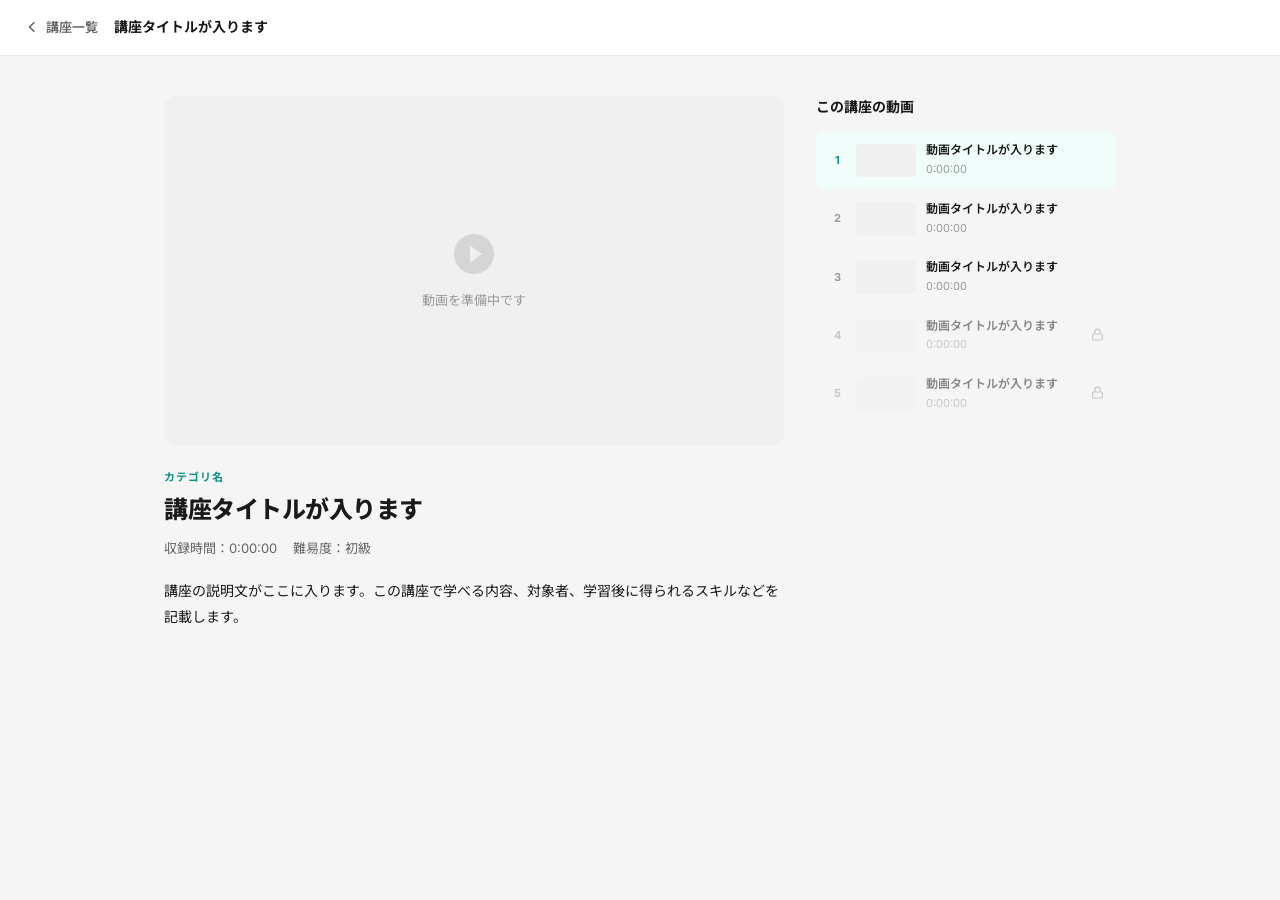
<file: course/index.html>
<!DOCTYPE html>
<html lang="ja">
<head>
<meta charset="UTF-8">
<meta name="viewport" content="width=device-width, initial-scale=1.0">
<title>講座タイトル | AI Mastery 特典</title>
<meta name="robots" content="noindex, nofollow">
<link rel="preconnect" href="https://fonts.googleapis.com">
<link rel="preconnect" href="https://fonts.gstatic.com" crossorigin>
<link href="https://fonts.googleapis.com/css2?family=Inter:wght@400;500;600;700;800&family=Noto+Sans+JP:wght@400;500;700;800&display=swap" rel="stylesheet">
<link rel="stylesheet" href="../css/style.css">
<link rel="stylesheet" href="../css/animations.css">
</head>
<body>

<!-- Header -->
<header class="detail-header">
  <a href="../index.html" class="detail-header__back">
    <svg viewBox="0 0 20 20" fill="none" stroke="currentColor" stroke-width="2"><path d="M13 16l-6-6 6-6"/></svg>
    講座一覧
  </a>
  <p class="detail-header__title">講座タイトルが入ります</p>
</header>

<!-- Main -->
<div class="detail-main">

  <!-- Left: video + info -->
  <div>
    <!-- Video Player -->
    <div class="video-player-wrap">
      <!-- YouTube差し込み: <iframe src="https://www.youtube.com/embed/VIDEO_ID" allowfullscreen></iframe> -->
      <div class="video-placeholder-inner">
        <svg viewBox="0 0 48 48" fill="currentColor"><path d="M24 4C12.95 4 4 12.95 4 24s8.95 20 20 20 20-8.95 20-20S35.05 4 24 4zm-4 28.5v-17l12 8.5-12 8.5z"/></svg>
        <p>動画を準備中です</p>
      </div>
    </div>

    <!-- Course Info -->
    <div class="course-info">
      <p class="course-info__category">カテゴリ名</p>
      <h1 class="course-info__title">講座タイトルが入ります</h1>
      <div class="course-info__meta">
        <span>収録時間：0:00:00</span>
        <span>難易度：初級</span>
      </div>
      <p class="course-info__desc">
        講座の説明文がここに入ります。この講座で学べる内容、対象者、学習後に得られるスキルなどを記載します。
      </p>
    </div>
  </div>

  <!-- Right: playlist -->
  <aside class="detail-sidebar">
    <p class="detail-sidebar__title">この講座の動画</p>
    <div class="detail-playlist">

      <!-- 再生中 -->
      <div class="playlist-item is-active">
        <span class="playlist-item__num">1</span>
        <div class="playlist-item__thumb"></div>
        <div class="playlist-item__info">
          <p class="playlist-item__title">動画タイトルが入ります</p>
          <p class="playlist-item__duration">0:00:00</p>
        </div>
      </div>

      <!-- 通常 -->
      <div class="playlist-item">
        <span class="playlist-item__num">2</span>
        <div class="playlist-item__thumb"></div>
        <div class="playlist-item__info">
          <p class="playlist-item__title">動画タイトルが入ります</p>
          <p class="playlist-item__duration">0:00:00</p>
        </div>
      </div>

      <div class="playlist-item">
        <span class="playlist-item__num">3</span>
        <div class="playlist-item__thumb"></div>
        <div class="playlist-item__info">
          <p class="playlist-item__title">動画タイトルが入ります</p>
          <p class="playlist-item__duration">0:00:00</p>
        </div>
      </div>

      <!-- ロック -->
      <div class="playlist-item" style="opacity:0.5">
        <span class="playlist-item__num">4</span>
        <div class="playlist-item__thumb"></div>
        <div class="playlist-item__info">
          <p class="playlist-item__title">動画タイトルが入ります</p>
          <p class="playlist-item__duration">0:00:00</p>
        </div>
        <div class="playlist-item__lock">
          <svg viewBox="0 0 24 24" fill="none" stroke="currentColor" stroke-width="2"><rect x="3" y="11" width="18" height="11" rx="2"/><path d="M7 11V7a5 5 0 0110 0v4"/></svg>
        </div>
      </div>

      <div class="playlist-item" style="opacity:0.5">
        <span class="playlist-item__num">5</span>
        <div class="playlist-item__thumb"></div>
        <div class="playlist-item__info">
          <p class="playlist-item__title">動画タイトルが入ります</p>
          <p class="playlist-item__duration">0:00:00</p>
        </div>
        <div class="playlist-item__lock">
          <svg viewBox="0 0 24 24" fill="none" stroke="currentColor" stroke-width="2"><rect x="3" y="11" width="18" height="11" rx="2"/><path d="M7 11V7a5 5 0 0110 0v4"/></svg>
        </div>
      </div>

    </div>
  </aside>

</div>

<script src="../js/unlock.js"></script>
<script src="../js/main.js"></script>
</body>
</html>
</file>
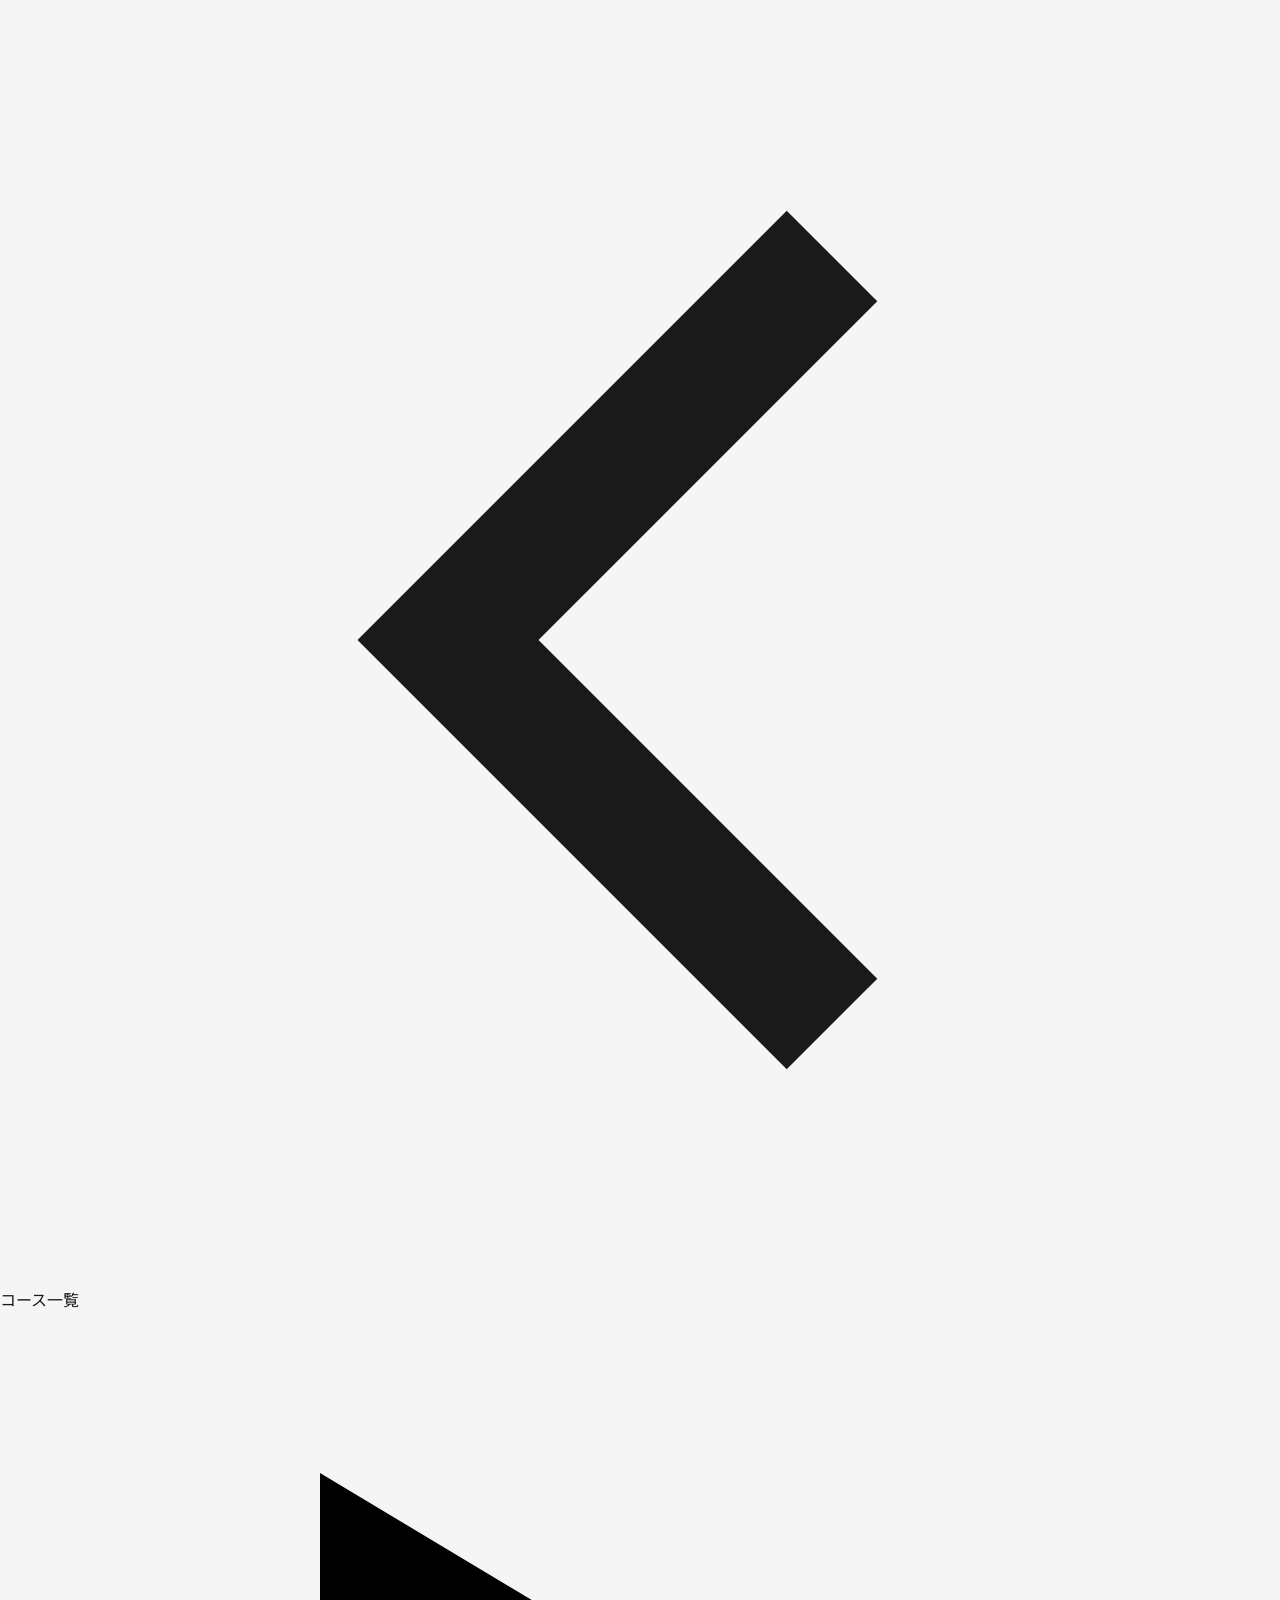
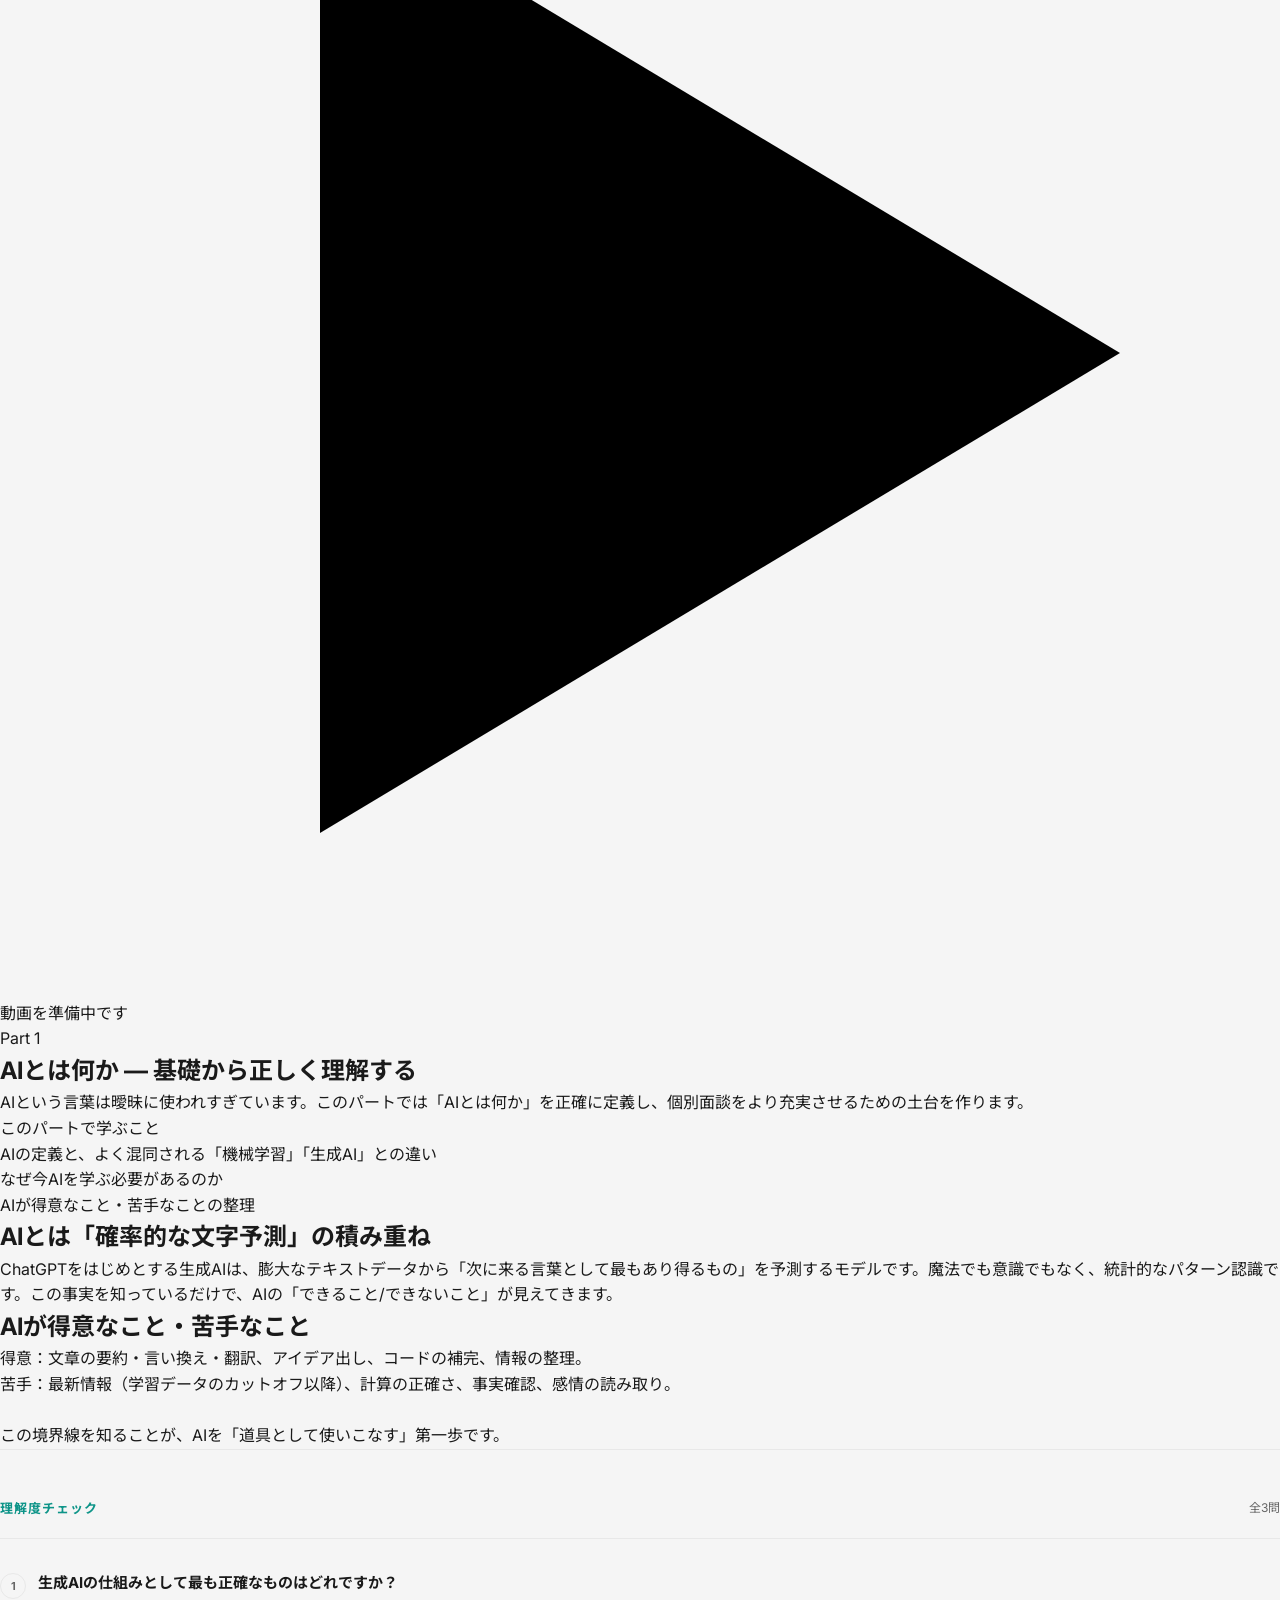
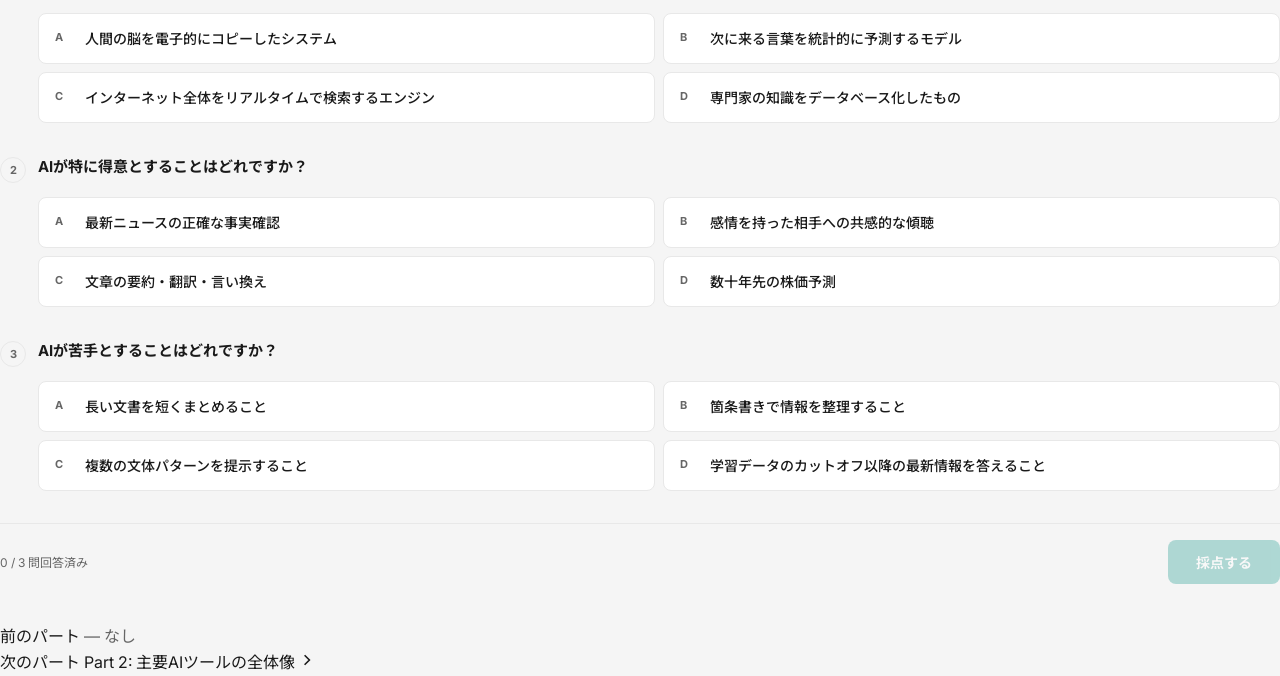
<file: part1/index.html>
<!DOCTYPE html>
<html lang="ja">
<head>
<meta charset="UTF-8">
<meta name="viewport" content="width=device-width, initial-scale=1.0">
<title>Part 1 - AIとは何か | AI Mastery 特典</title>
<meta name="robots" content="noindex, nofollow">
<link rel="preconnect" href="https://fonts.googleapis.com">
<link rel="preconnect" href="https://fonts.gstatic.com" crossorigin>
<link href="https://fonts.googleapis.com/css2?family=Inter:wght@400;500;600;700;800&family=Noto+Sans+JP:wght@400;500;700;800&display=swap" rel="stylesheet">
<link rel="stylesheet" href="../css/style.css">
<link rel="stylesheet" href="../css/animations.css">
<link rel="stylesheet" href="../css/part-quiz.css">
</head>
<body>

<header class="part-header">
  <div class="part-header__inner">
    <a href="../index.html" class="part-header__back">
      <svg viewBox="0 0 20 20" fill="none" stroke="currentColor" stroke-width="2"><path d="M13 16l-6-6 6-6"/></svg>
      コース一覧
    </a>
    <div class="part-progress">
      <div class="part-progress__step is-current"></div>
      <div class="part-progress__step"></div>
      <div class="part-progress__step"></div>
      <div class="part-progress__step"></div>
      <div class="part-progress__step"></div>
    </div>
  </div>
</header>

<main class="part-main">

  <!-- Video -->
  <section class="video-section">
    <div class="video-wrap">
      <div class="video-player">
        <!-- YouTube: src="https://www.youtube.com/embed/VIDEO_ID" -->
        <div class="video-placeholder">
          <div class="video-placeholder__icon">
            <svg viewBox="0 0 16 16"><path d="M4 2l10 6-10 6z"/></svg>
          </div>
          <p>動画を準備中です</p>
        </div>
      </div>
    </div>
    <div class="video-info">
      <p class="video-info__part-label">Part 1</p>
      <h1 class="video-info__title">AIとは何か — 基礎から正しく理解する</h1>
      <p class="video-info__desc">AIという言葉は曖昧に使われすぎています。このパートでは「AIとは何か」を正確に定義し、個別面談をより充実させるための土台を作ります。</p>
    </div>
  </section>

  <!-- Content -->
  <section class="content-section">
    <div class="container--narrow">

      <div class="learn-box reveal">
        <p class="learn-box__title">このパートで学ぶこと</p>
        <ul class="learn-box__list">
          <li>AIの定義と、よく混同される「機械学習」「生成AI」との違い</li>
          <li>なぜ今AIを学ぶ必要があるのか</li>
          <li>AIが得意なこと・苦手なことの整理</li>
        </ul>
      </div>

      <div class="content-block reveal">
        <h2>AIとは「確率的な文字予測」の積み重ね</h2>
        <p>
          ChatGPTをはじめとする生成AIは、膨大なテキストデータから「次に来る言葉として最もあり得るもの」を予測するモデルです。魔法でも意識でもなく、統計的なパターン認識です。この事実を知っているだけで、AIの「できること/できないこと」が見えてきます。
        </p>
      </div>

      <div class="content-block reveal">
        <h2>AIが得意なこと・苦手なこと</h2>
        <p>
          得意：文章の要約・言い換え・翻訳、アイデア出し、コードの補完、情報の整理。<br>
          苦手：最新情報（学習データのカットオフ以降）、計算の正確さ、事実確認、感情の読み取り。<br><br>
          この境界線を知ることが、AIを「道具として使いこなす」第一歩です。
        </p>
      </div>

    </div>
  </section>

  <!-- Quiz -->
  <section class="part-quiz" data-part-quiz>
    <div class="container--narrow">
      <div class="part-quiz__head">
        <span class="part-quiz__title">理解度チェック</span>
        <span class="part-quiz__count">全3問</span>
      </div>
      <div class="part-quiz__questions" data-quiz-questions></div>
      <div class="part-quiz__footer">
        <span class="part-quiz__answered-count"><span data-answered-count>0</span> / <span data-total-count>3</span> 問回答済み</span>
        <button class="part-quiz__submit" data-quiz-submit type="button" disabled>採点する</button>
      </div>
      <div class="part-quiz__result" data-quiz-result hidden>
        <div>
          <p class="part-quiz__score-label">スコア</p>
          <p class="part-quiz__score-value" data-score-value></p>
        </div>
        <p class="part-quiz__result-msg" data-result-msg></p>
        <div class="part-quiz__breakdown" data-breakdown></div>
        <div class="part-quiz__explanations" data-explanations></div>
        <div class="part-quiz__actions" data-result-actions></div>
      </div>
    </div>
  </section>

  <!-- Navigation -->
  <nav class="part-nav">
    <div class="container--narrow">
      <div class="part-nav__inner">
        <div class="part-nav__link">
          <span class="part-nav__label">前のパート</span>
          <span class="part-nav__title" style="color:var(--color-text-muted)">— なし</span>
        </div>
        <a href="../part2/index.html" class="part-nav__link part-nav__link--next">
          <span class="part-nav__label">次のパート</span>
          <span class="part-nav__title">
            Part 2: 主要AIツールの全体像
            <svg width="16" height="16" viewBox="0 0 20 20" fill="none" stroke="currentColor" stroke-width="2"><path d="M7 16l6-6-6-6"/></svg>
          </span>
        </a>
      </div>
    </div>
  </nav>

</main>

<script src="../js/unlock.js"></script>
<script src="../js/main.js"></script>
<script src="../js/part-quiz.js"></script>
<script>initPartQuiz(1)</script>
</body>
</html>
</file>
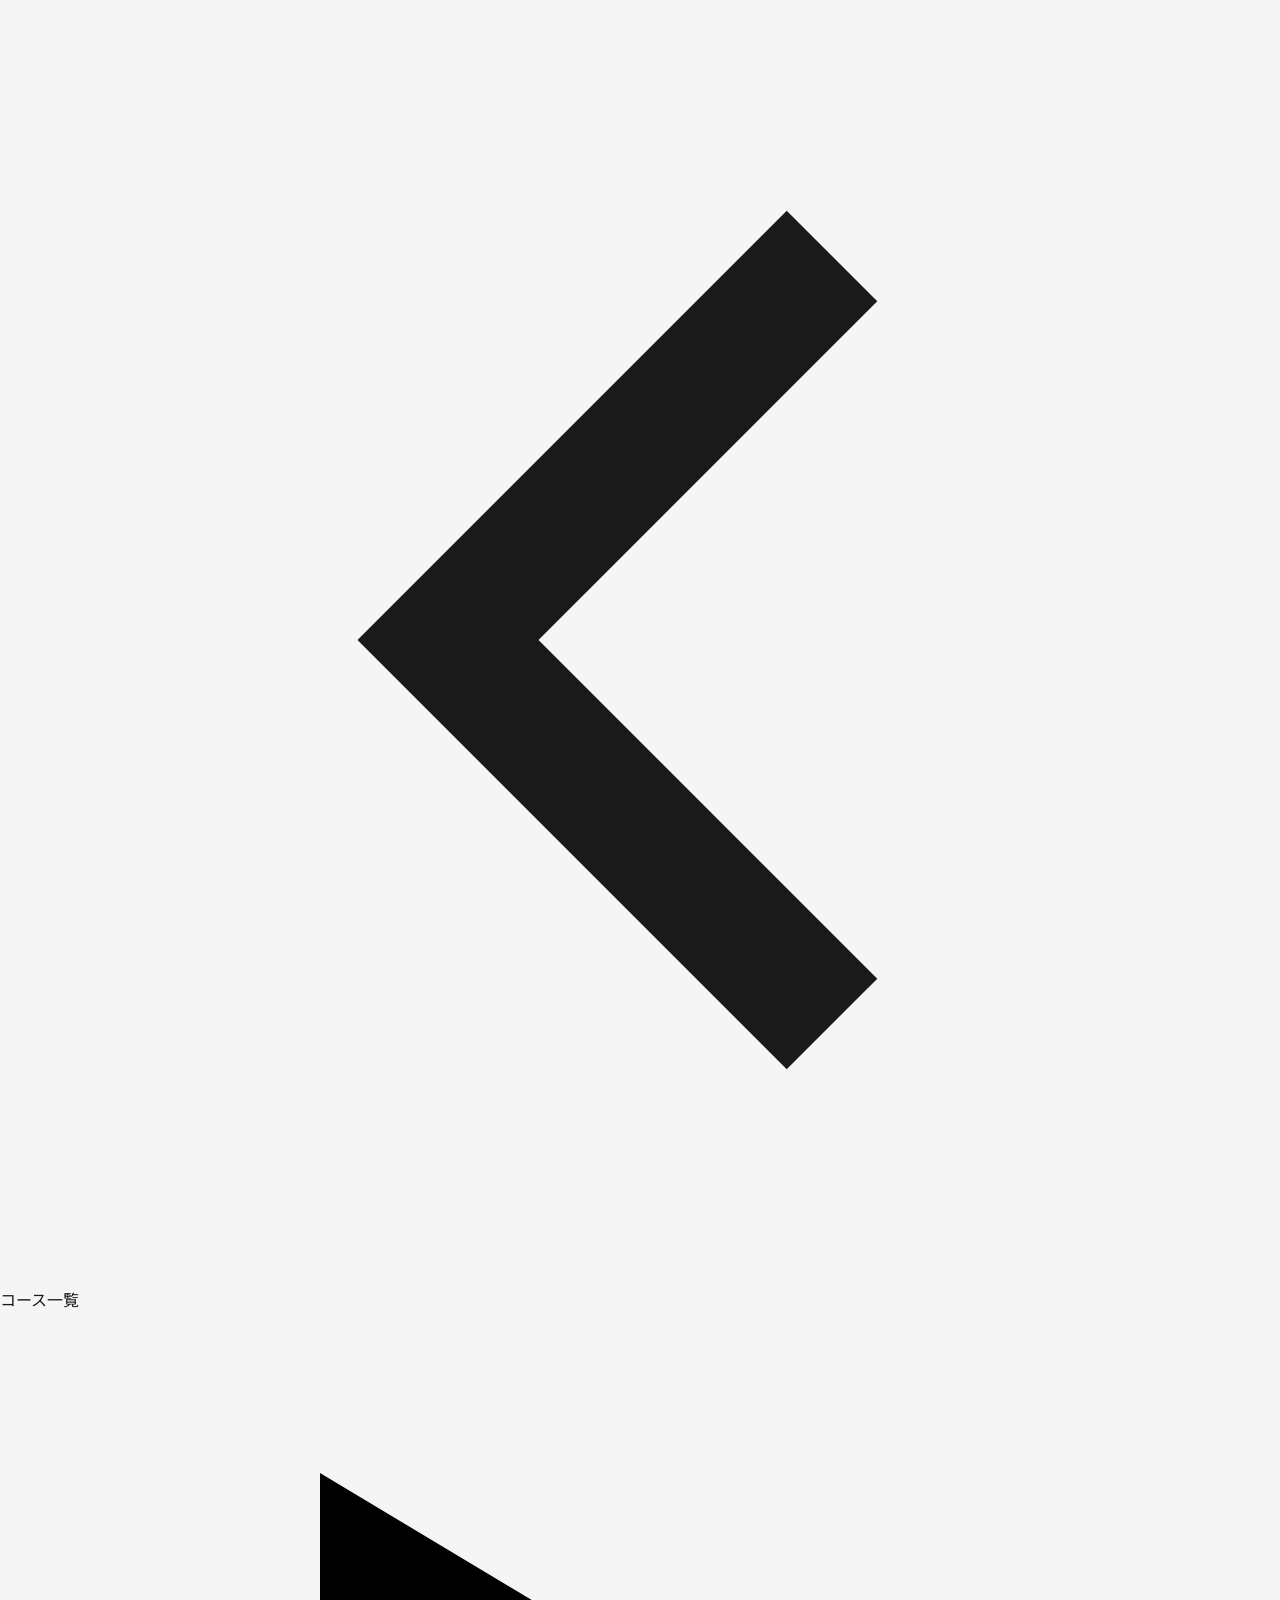
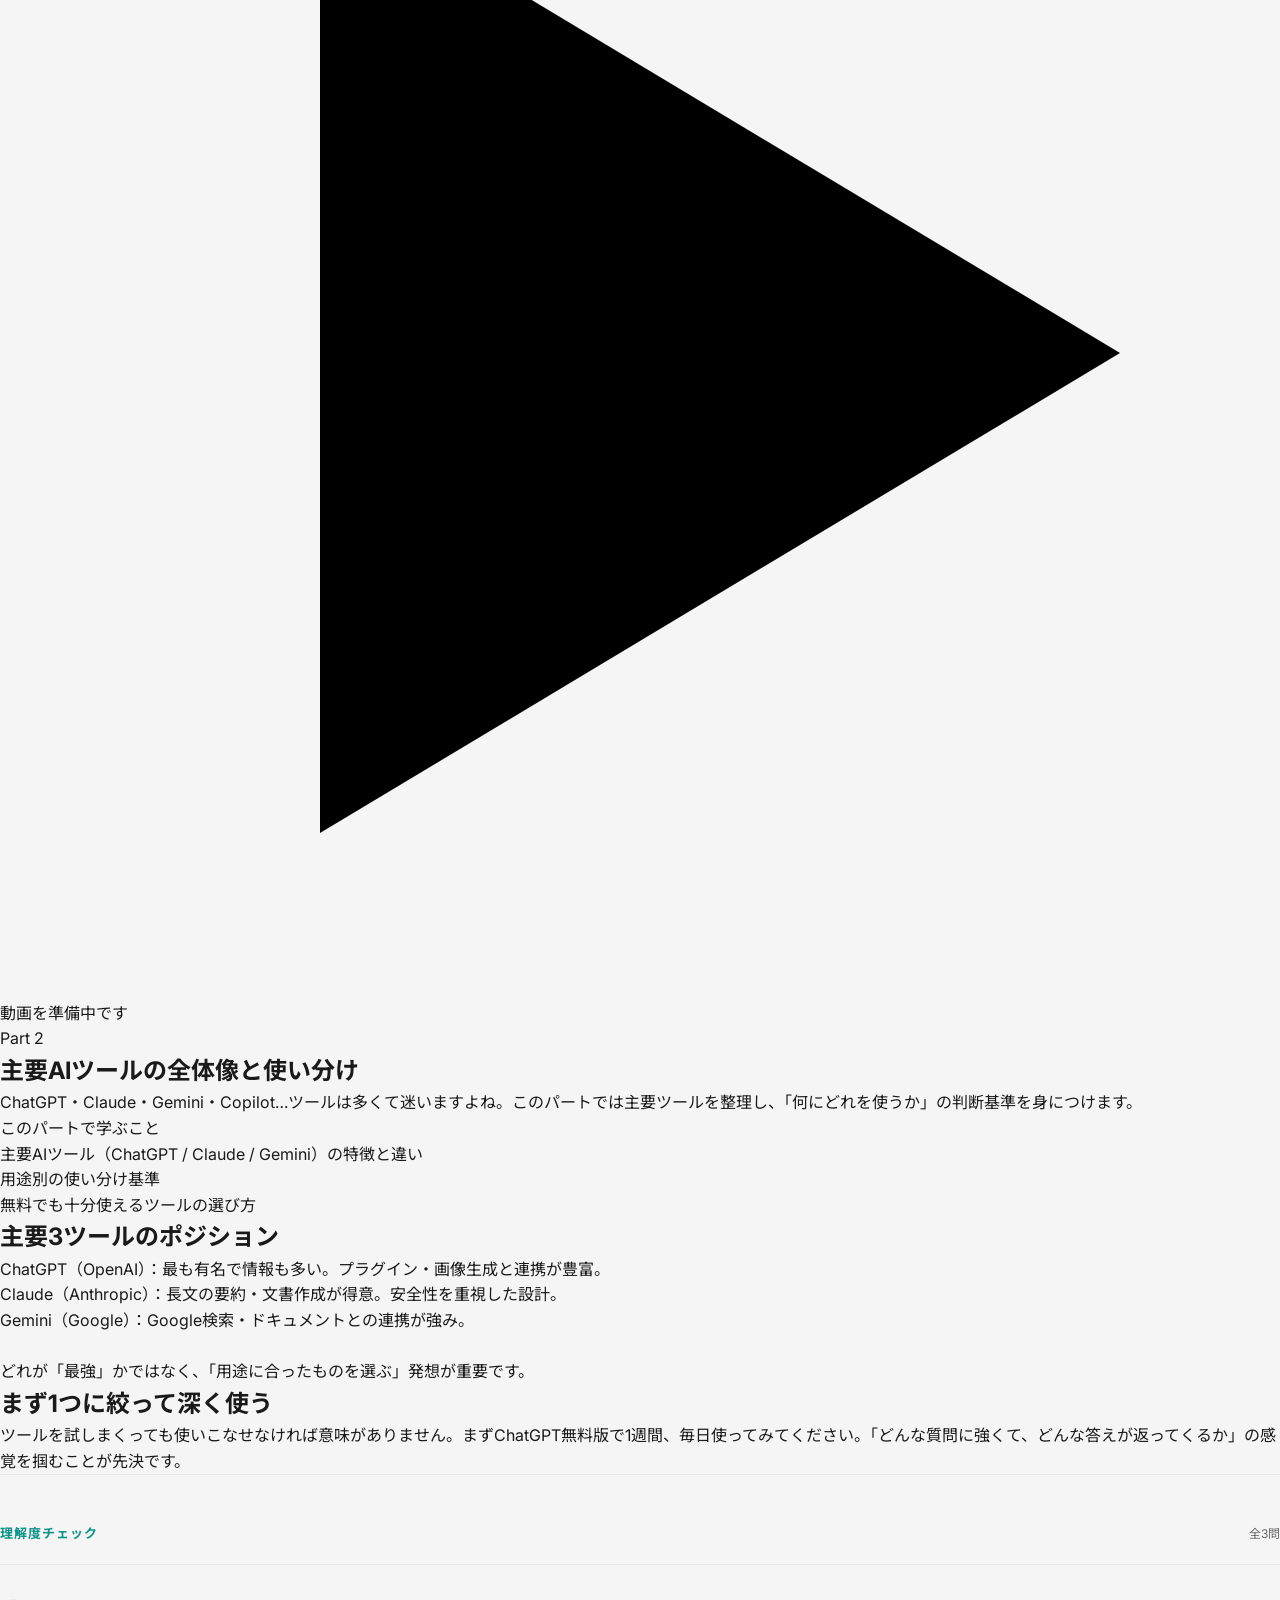
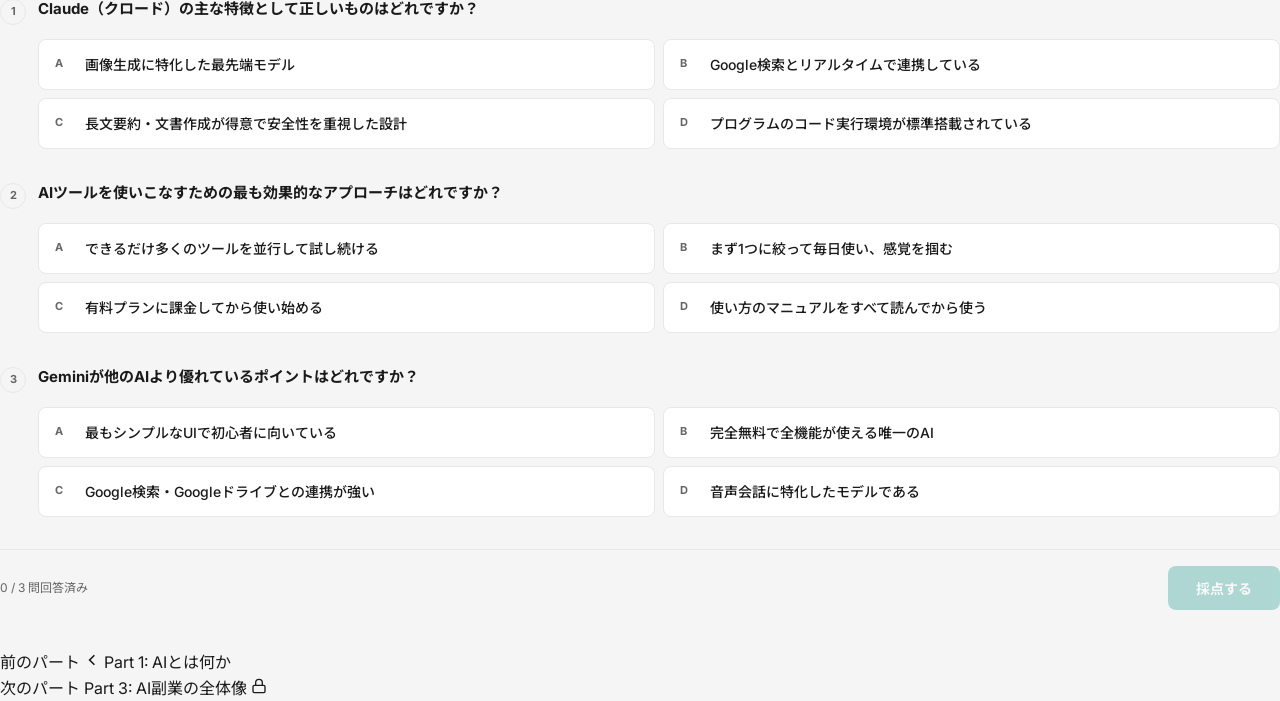
<file: part2/index.html>
<!DOCTYPE html>
<html lang="ja">
<head>
<meta charset="UTF-8">
<meta name="viewport" content="width=device-width, initial-scale=1.0">
<title>Part 2 - 主要AIツールの全体像 | AI Mastery 特典</title>
<meta name="robots" content="noindex, nofollow">
<link rel="preconnect" href="https://fonts.googleapis.com">
<link rel="preconnect" href="https://fonts.gstatic.com" crossorigin>
<link href="https://fonts.googleapis.com/css2?family=Inter:wght@400;500;600;700;800&family=Noto+Sans+JP:wght@400;500;700;800&display=swap" rel="stylesheet">
<link rel="stylesheet" href="../css/style.css">
<link rel="stylesheet" href="../css/animations.css">
<link rel="stylesheet" href="../css/part-quiz.css">
</head>
<body>

<header class="part-header">
  <div class="part-header__inner">
    <a href="../index.html" class="part-header__back">
      <svg viewBox="0 0 20 20" fill="none" stroke="currentColor" stroke-width="2"><path d="M13 16l-6-6 6-6"/></svg>
      コース一覧
    </a>
    <div class="part-progress">
      <div class="part-progress__step is-done"></div>
      <div class="part-progress__step is-current"></div>
      <div class="part-progress__step"></div>
      <div class="part-progress__step"></div>
      <div class="part-progress__step"></div>
    </div>
  </div>
</header>

<main class="part-main">

  <section class="video-section">
    <div class="video-wrap">
      <div class="video-player">
        <div class="video-placeholder">
          <div class="video-placeholder__icon">
            <svg viewBox="0 0 16 16"><path d="M4 2l10 6-10 6z"/></svg>
          </div>
          <p>動画を準備中です</p>
        </div>
      </div>
    </div>
    <div class="video-info">
      <p class="video-info__part-label">Part 2</p>
      <h1 class="video-info__title">主要AIツールの全体像と使い分け</h1>
      <p class="video-info__desc">ChatGPT・Claude・Gemini・Copilot…ツールは多くて迷いますよね。このパートでは主要ツールを整理し、「何にどれを使うか」の判断基準を身につけます。</p>
    </div>
  </section>

  <section class="content-section">
    <div class="container--narrow">

      <div class="learn-box reveal">
        <p class="learn-box__title">このパートで学ぶこと</p>
        <ul class="learn-box__list">
          <li>主要AIツール（ChatGPT / Claude / Gemini）の特徴と違い</li>
          <li>用途別の使い分け基準</li>
          <li>無料でも十分使えるツールの選び方</li>
        </ul>
      </div>

      <div class="content-block reveal">
        <h2>主要3ツールのポジション</h2>
        <p>
          ChatGPT（OpenAI）：最も有名で情報も多い。プラグイン・画像生成と連携が豊富。<br>
          Claude（Anthropic）：長文の要約・文書作成が得意。安全性を重視した設計。<br>
          Gemini（Google）：Google検索・ドキュメントとの連携が強み。<br><br>
          どれが「最強」かではなく、「用途に合ったものを選ぶ」発想が重要です。
        </p>
      </div>

      <div class="content-block reveal">
        <h2>まず1つに絞って深く使う</h2>
        <p>
          ツールを試しまくっても使いこなせなければ意味がありません。まずChatGPT無料版で1週間、毎日使ってみてください。「どんな質問に強くて、どんな答えが返ってくるか」の感覚を掴むことが先決です。
        </p>
      </div>

    </div>
  </section>

  <!-- Quiz -->
  <section class="part-quiz" data-part-quiz>
    <div class="container--narrow">
      <div class="part-quiz__head">
        <span class="part-quiz__title">理解度チェック</span>
        <span class="part-quiz__count">全3問</span>
      </div>
      <div class="part-quiz__questions" data-quiz-questions></div>
      <div class="part-quiz__footer">
        <span class="part-quiz__answered-count"><span data-answered-count>0</span> / <span data-total-count>3</span> 問回答済み</span>
        <button class="part-quiz__submit" data-quiz-submit type="button" disabled>採点する</button>
      </div>
      <div class="part-quiz__result" data-quiz-result hidden>
        <div>
          <p class="part-quiz__score-label">スコア</p>
          <p class="part-quiz__score-value" data-score-value></p>
        </div>
        <p class="part-quiz__result-msg" data-result-msg></p>
        <div class="part-quiz__breakdown" data-breakdown></div>
        <div class="part-quiz__explanations" data-explanations></div>
        <div class="part-quiz__actions" data-result-actions></div>
      </div>
    </div>
  </section>

  <nav class="part-nav">
    <div class="container--narrow">
      <div class="part-nav__inner">
        <a href="../part1/index.html" class="part-nav__link">
          <span class="part-nav__label">前のパート</span>
          <span class="part-nav__title">
            <svg width="16" height="16" viewBox="0 0 20 20" fill="none" stroke="currentColor" stroke-width="2"><path d="M13 16l-6-6 6-6"/></svg>
            Part 1: AIとは何か
          </span>
        </a>
        <div class="part-nav__link part-nav__link--next part-nav__locked">
          <span class="part-nav__label">次のパート</span>
          <span class="part-nav__title">
            Part 3: AI副業の全体像
            <svg width="16" height="16" viewBox="0 0 24 24" fill="none" stroke="currentColor" stroke-width="2"><rect x="3" y="11" width="18" height="11" rx="2"/><path d="M7 11V7a5 5 0 0110 0v4"/></svg>
          </span>
        </div>
      </div>
    </div>
  </nav>

</main>

<script src="../js/unlock.js"></script>
<script src="../js/main.js"></script>
<script src="../js/part-quiz.js"></script>
<script>initPartQuiz(2)</script>
</body>
</html>
</file>
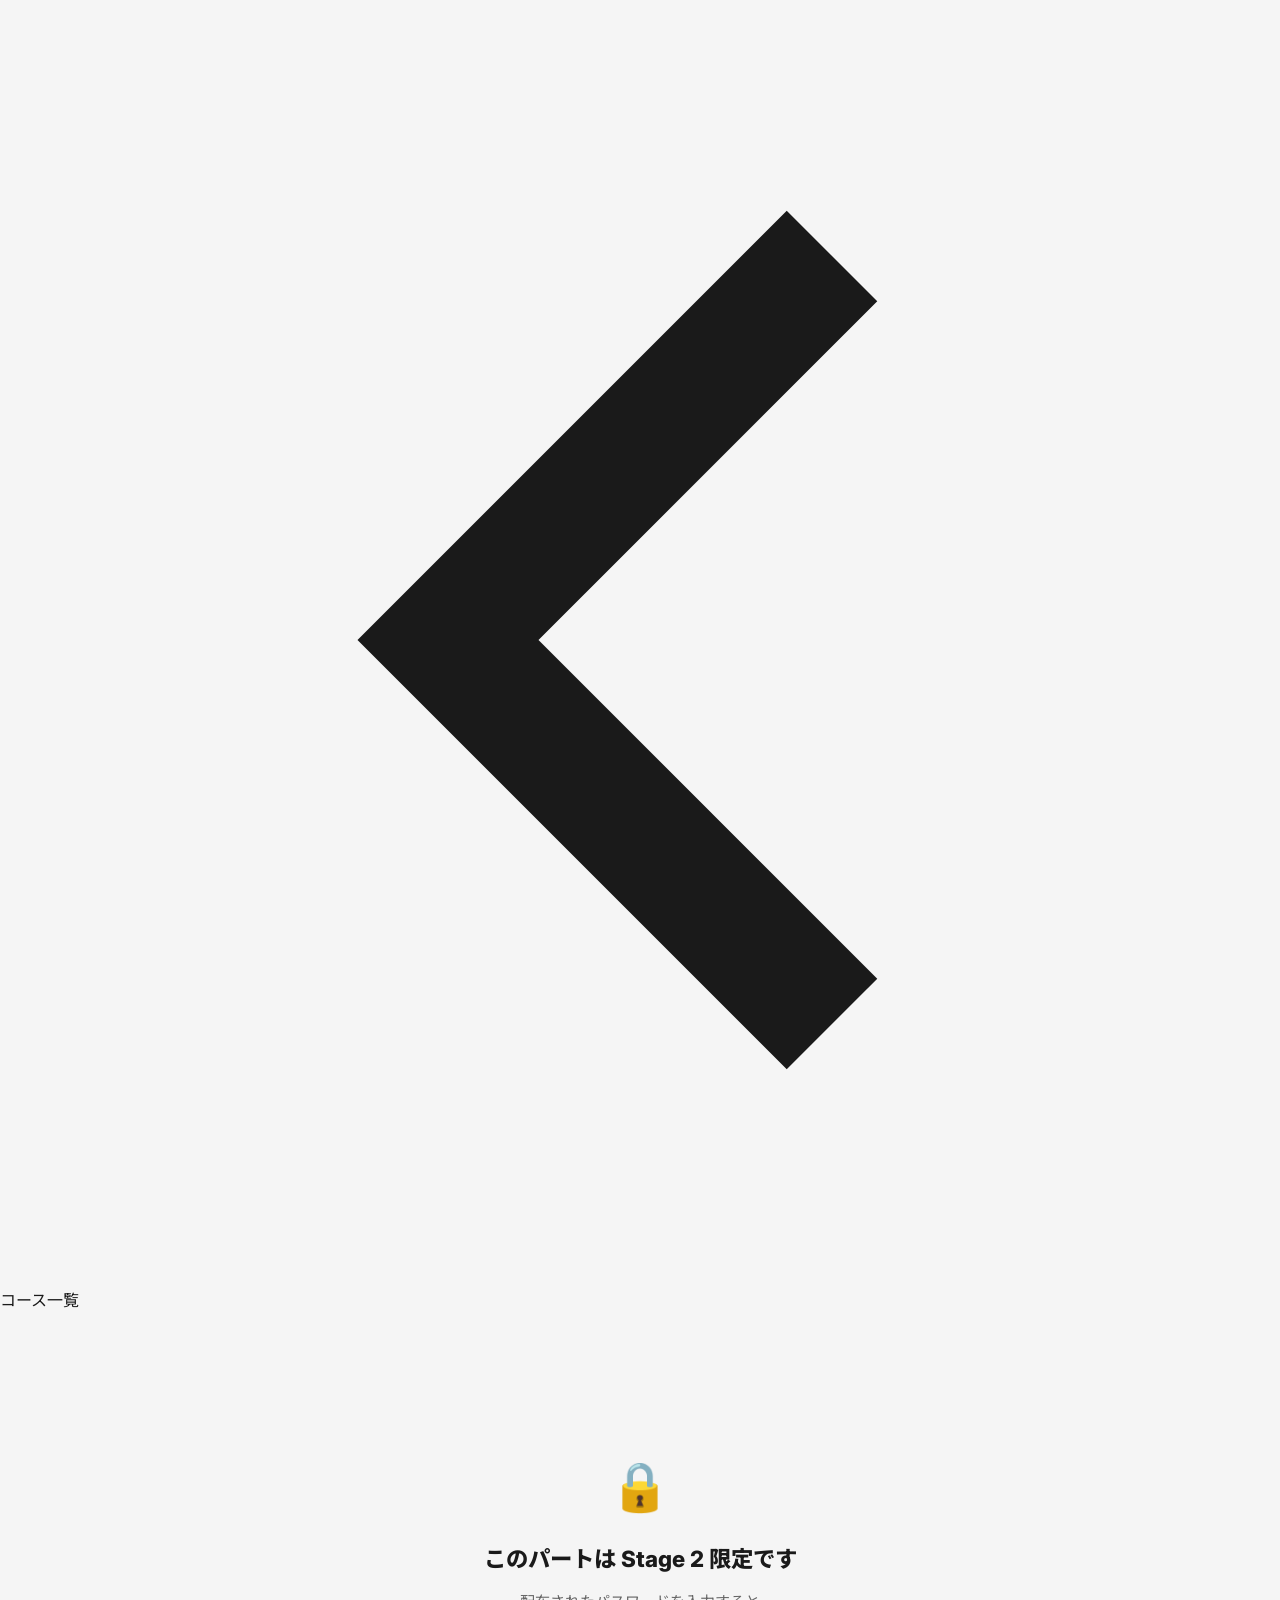
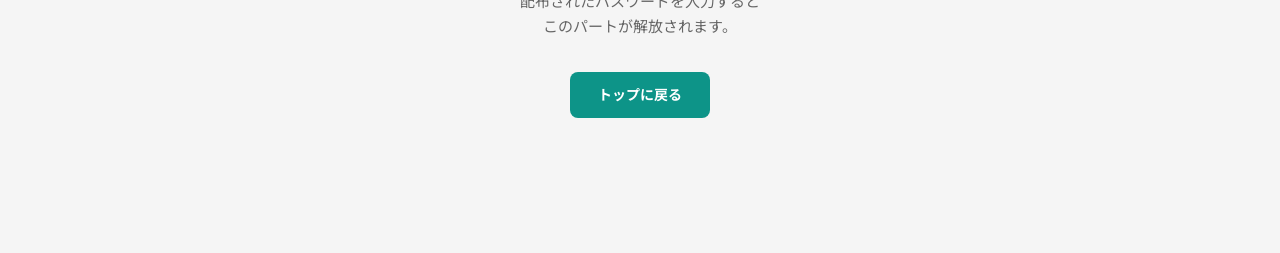
<file: part3/index.html>
<!DOCTYPE html>
<html lang="ja">
<head>
<meta charset="UTF-8">
<meta name="viewport" content="width=device-width, initial-scale=1.0">
<title>Part 3 - AI副業の全体像 | AI Mastery 特典</title>
<meta name="robots" content="noindex, nofollow">
<link rel="preconnect" href="https://fonts.googleapis.com">
<link rel="preconnect" href="https://fonts.gstatic.com" crossorigin>
<link href="https://fonts.googleapis.com/css2?family=Inter:wght@400;500;600;700;800&family=Noto+Sans+JP:wght@400;500;700;800&display=swap" rel="stylesheet">
<link rel="stylesheet" href="../css/style.css">
<link rel="stylesheet" href="../css/animations.css">
<link rel="stylesheet" href="../css/part-quiz.css">
</head>
<body>

<header class="part-header">
  <div class="part-header__inner">
    <a href="../index.html" class="part-header__back">
      <svg viewBox="0 0 20 20" fill="none" stroke="currentColor" stroke-width="2"><path d="M13 16l-6-6 6-6"/></svg>
      コース一覧
    </a>
    <div class="part-progress">
      <div class="part-progress__step is-done"></div>
      <div class="part-progress__step is-done"></div>
      <div class="part-progress__step is-current"></div>
      <div class="part-progress__step"></div>
      <div class="part-progress__step"></div>
    </div>
  </div>
</header>

<main class="part-main">

  <section class="video-section">
    <div class="video-wrap">
      <div class="video-player">
        <div class="video-placeholder">
          <div class="video-placeholder__icon">
            <svg viewBox="0 0 16 16"><path d="M4 2l10 6-10 6z"/></svg>
          </div>
          <p>動画を準備中です</p>
        </div>
      </div>
    </div>
    <div class="video-info">
      <p class="video-info__part-label">Part 3</p>
      <h1 class="video-info__title">AI副業の全体像 — 自分に合った道を選ぶ</h1>
      <p class="video-info__desc">「AIで稼ぐ」と一口に言っても方法は様々です。このパートでは主要な副業パターンを整理し、あなたのスキルや時間に合った道の選び方を解説します。</p>
    </div>
  </section>

  <section class="content-section">
    <div class="container--narrow">

      <div class="learn-box reveal">
        <p class="learn-box__title">このパートで学ぶこと</p>
        <ul class="learn-box__list">
          <li>AI副業の主要パターン（ライティング・画像生成・コード・コンサル）</li>
          <li>初心者が最初に選ぶべき副業の条件</li>
          <li>月3〜10万円までのロードマップ概観</li>
        </ul>
      </div>

      <div class="content-block reveal">
        <h2>AI副業の主要4カテゴリ</h2>
        <p>
          AIライティング：記事・LP・SNS投稿の代行。参入しやすく需要も多い。<br>
          AI画像生成：Midjourney等で素材・イラスト制作。差別化しやすい。<br>
          AIコード補助：ノーコード/ローコードツールの制作代行。単価高め。<br>
          AIコンサル：企業向けのAI活用支援。最も高単価だが実績が必要。<br><br>
          最初は「今の自分のスキルとAIが重なる領域」から始めるのが最短です。
        </p>
      </div>

    </div>
  </section>

  <!-- Quiz -->
  <section class="part-quiz" data-part-quiz>
    <div class="container--narrow">
      <div class="part-quiz__head">
        <span class="part-quiz__title">理解度チェック</span>
        <span class="part-quiz__count">全3問</span>
      </div>
      <div class="part-quiz__questions" data-quiz-questions></div>
      <div class="part-quiz__footer">
        <span class="part-quiz__answered-count"><span data-answered-count>0</span> / <span data-total-count>3</span> 問回答済み</span>
        <button class="part-quiz__submit" data-quiz-submit type="button" disabled>採点する</button>
      </div>
      <div class="part-quiz__result" data-quiz-result hidden>
        <div>
          <p class="part-quiz__score-label">スコア</p>
          <p class="part-quiz__score-value" data-score-value></p>
        </div>
        <p class="part-quiz__result-msg" data-result-msg></p>
        <div class="part-quiz__breakdown" data-breakdown></div>
        <div class="part-quiz__explanations" data-explanations></div>
        <div class="part-quiz__actions" data-result-actions></div>
      </div>
    </div>
  </section>

  <nav class="part-nav">
    <div class="container--narrow">
      <div class="part-nav__inner">
        <a href="../part2/index.html" class="part-nav__link">
          <span class="part-nav__label">前のパート</span>
          <span class="part-nav__title">
            <svg width="16" height="16" viewBox="0 0 20 20" fill="none" stroke="currentColor" stroke-width="2"><path d="M13 16l-6-6 6-6"/></svg>
            Part 2: 主要AIツール
          </span>
        </a>
        <a href="../part4/index.html" class="part-nav__link part-nav__link--next">
          <span class="part-nav__label">次のパート</span>
          <span class="part-nav__title">
            Part 4: プロンプトの書き方
            <svg width="16" height="16" viewBox="0 0 20 20" fill="none" stroke="currentColor" stroke-width="2"><path d="M7 16l6-6-6-6"/></svg>
          </span>
        </a>
      </div>
    </div>
  </nav>

</main>

<script src="../js/unlock.js"></script>
<script src="../js/main.js"></script>
<script src="../js/part-quiz.js"></script>
<script>guardLockedPage(3); initPartQuiz(3)</script>
</body>
</html>
</file>
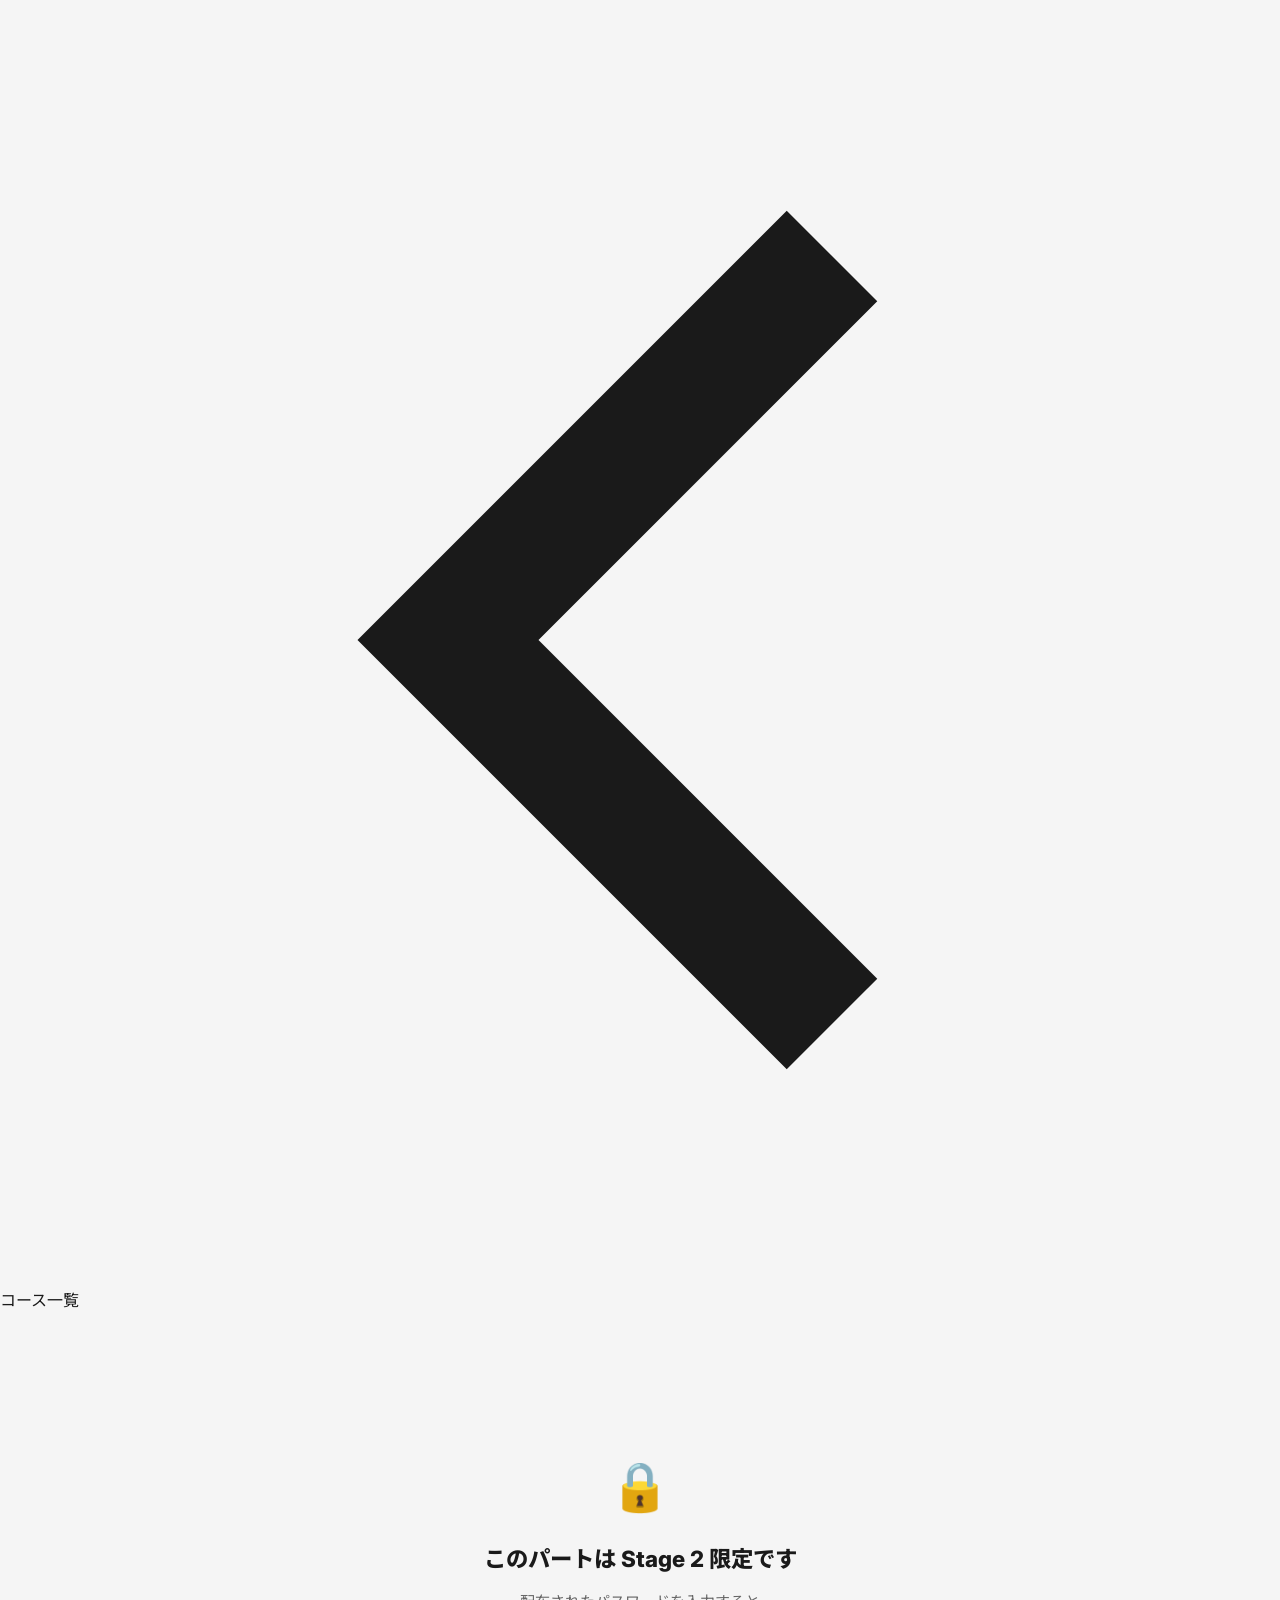
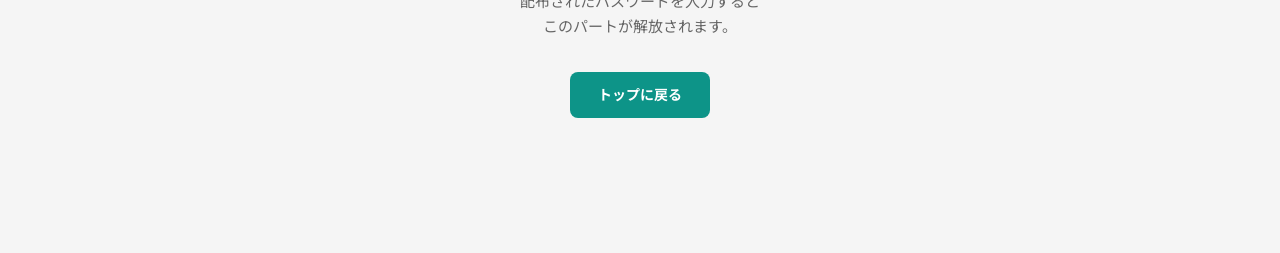
<file: part4/index.html>
<!DOCTYPE html>
<html lang="ja">
<head>
<meta charset="UTF-8">
<meta name="viewport" content="width=device-width, initial-scale=1.0">
<title>Part 4 - プロンプトの書き方 | AI Mastery 特典</title>
<meta name="robots" content="noindex, nofollow">
<link rel="preconnect" href="https://fonts.googleapis.com">
<link rel="preconnect" href="https://fonts.gstatic.com" crossorigin>
<link href="https://fonts.googleapis.com/css2?family=Inter:wght@400;500;600;700;800&family=Noto+Sans+JP:wght@400;500;700;800&display=swap" rel="stylesheet">
<link rel="stylesheet" href="../css/style.css">
<link rel="stylesheet" href="../css/animations.css">
<link rel="stylesheet" href="../css/part-quiz.css">
</head>
<body>

<header class="part-header">
  <div class="part-header__inner">
    <a href="../index.html" class="part-header__back">
      <svg viewBox="0 0 20 20" fill="none" stroke="currentColor" stroke-width="2"><path d="M13 16l-6-6 6-6"/></svg>
      コース一覧
    </a>
    <div class="part-progress">
      <div class="part-progress__step is-done"></div>
      <div class="part-progress__step is-done"></div>
      <div class="part-progress__step is-done"></div>
      <div class="part-progress__step is-current"></div>
      <div class="part-progress__step"></div>
    </div>
  </div>
</header>

<main class="part-main">

  <section class="video-section">
    <div class="video-wrap">
      <div class="video-player">
        <div class="video-placeholder">
          <div class="video-placeholder__icon">
            <svg viewBox="0 0 16 16"><path d="M4 2l10 6-10 6z"/></svg>
          </div>
          <p>動画を準備中です</p>
        </div>
      </div>
    </div>
    <div class="video-info">
      <p class="video-info__part-label">Part 4</p>
      <h1 class="video-info__title">プロンプトの書き方 — 質問力で差をつける</h1>
      <p class="video-info__desc">AIへの質問の仕方で、返ってくる答えの質は10倍変わります。このパートでは「良いプロンプト」の構造を学び、自分のビジネスに使えるテンプレートを身につけます。</p>
    </div>
  </section>

  <section class="content-section">
    <div class="container--narrow">

      <div class="learn-box reveal">
        <p class="learn-box__title">このパートで学ぶこと</p>
        <ul class="learn-box__list">
          <li>良いプロンプトに共通する3つの要素</li>
          <li>ロールプレイ・具体例・制約の使い方</li>
          <li>繰り返し使えるプロンプトテンプレートの作り方</li>
        </ul>
      </div>

      <div class="content-block reveal">
        <h2>プロンプトの黄金構造</h2>
        <p>
          役割（Role）：「あなたはマーケターです」と役割を設定する。<br>
          文脈（Context）：背景・目的・対象を具体的に伝える。<br>
          制約（Constraint）：出力形式・文字数・トーンを指定する。<br><br>
          この3点セットを意識するだけで、回答の精度が劇的に上がります。
        </p>
      </div>

    </div>
  </section>

  <!-- Quiz -->
  <section class="part-quiz" data-part-quiz>
    <div class="container--narrow">
      <div class="part-quiz__head">
        <span class="part-quiz__title">理解度チェック</span>
        <span class="part-quiz__count">全3問</span>
      </div>
      <div class="part-quiz__questions" data-quiz-questions></div>
      <div class="part-quiz__footer">
        <span class="part-quiz__answered-count"><span data-answered-count>0</span> / <span data-total-count>3</span> 問回答済み</span>
        <button class="part-quiz__submit" data-quiz-submit type="button" disabled>採点する</button>
      </div>
      <div class="part-quiz__result" data-quiz-result hidden>
        <div>
          <p class="part-quiz__score-label">スコア</p>
          <p class="part-quiz__score-value" data-score-value></p>
        </div>
        <p class="part-quiz__result-msg" data-result-msg></p>
        <div class="part-quiz__breakdown" data-breakdown></div>
        <div class="part-quiz__explanations" data-explanations></div>
        <div class="part-quiz__actions" data-result-actions></div>
      </div>
    </div>
  </section>

  <nav class="part-nav">
    <div class="container--narrow">
      <div class="part-nav__inner">
        <a href="../part3/index.html" class="part-nav__link">
          <span class="part-nav__label">前のパート</span>
          <span class="part-nav__title">
            <svg width="16" height="16" viewBox="0 0 20 20" fill="none" stroke="currentColor" stroke-width="2"><path d="M13 16l-6-6 6-6"/></svg>
            Part 3: AI副業の全体像
          </span>
        </a>
        <a href="../part5/index.html" class="part-nav__link part-nav__link--next">
          <span class="part-nav__label">次のパート</span>
          <span class="part-nav__title">
            Part 5: 個別面談の準備
            <svg width="16" height="16" viewBox="0 0 20 20" fill="none" stroke="currentColor" stroke-width="2"><path d="M7 16l6-6-6-6"/></svg>
          </span>
        </a>
      </div>
    </div>
  </nav>

</main>

<script src="../js/unlock.js"></script>
<script src="../js/main.js"></script>
<script src="../js/part-quiz.js"></script>
<script>guardLockedPage(4); initPartQuiz(4)</script>
</body>
</html>
</file>
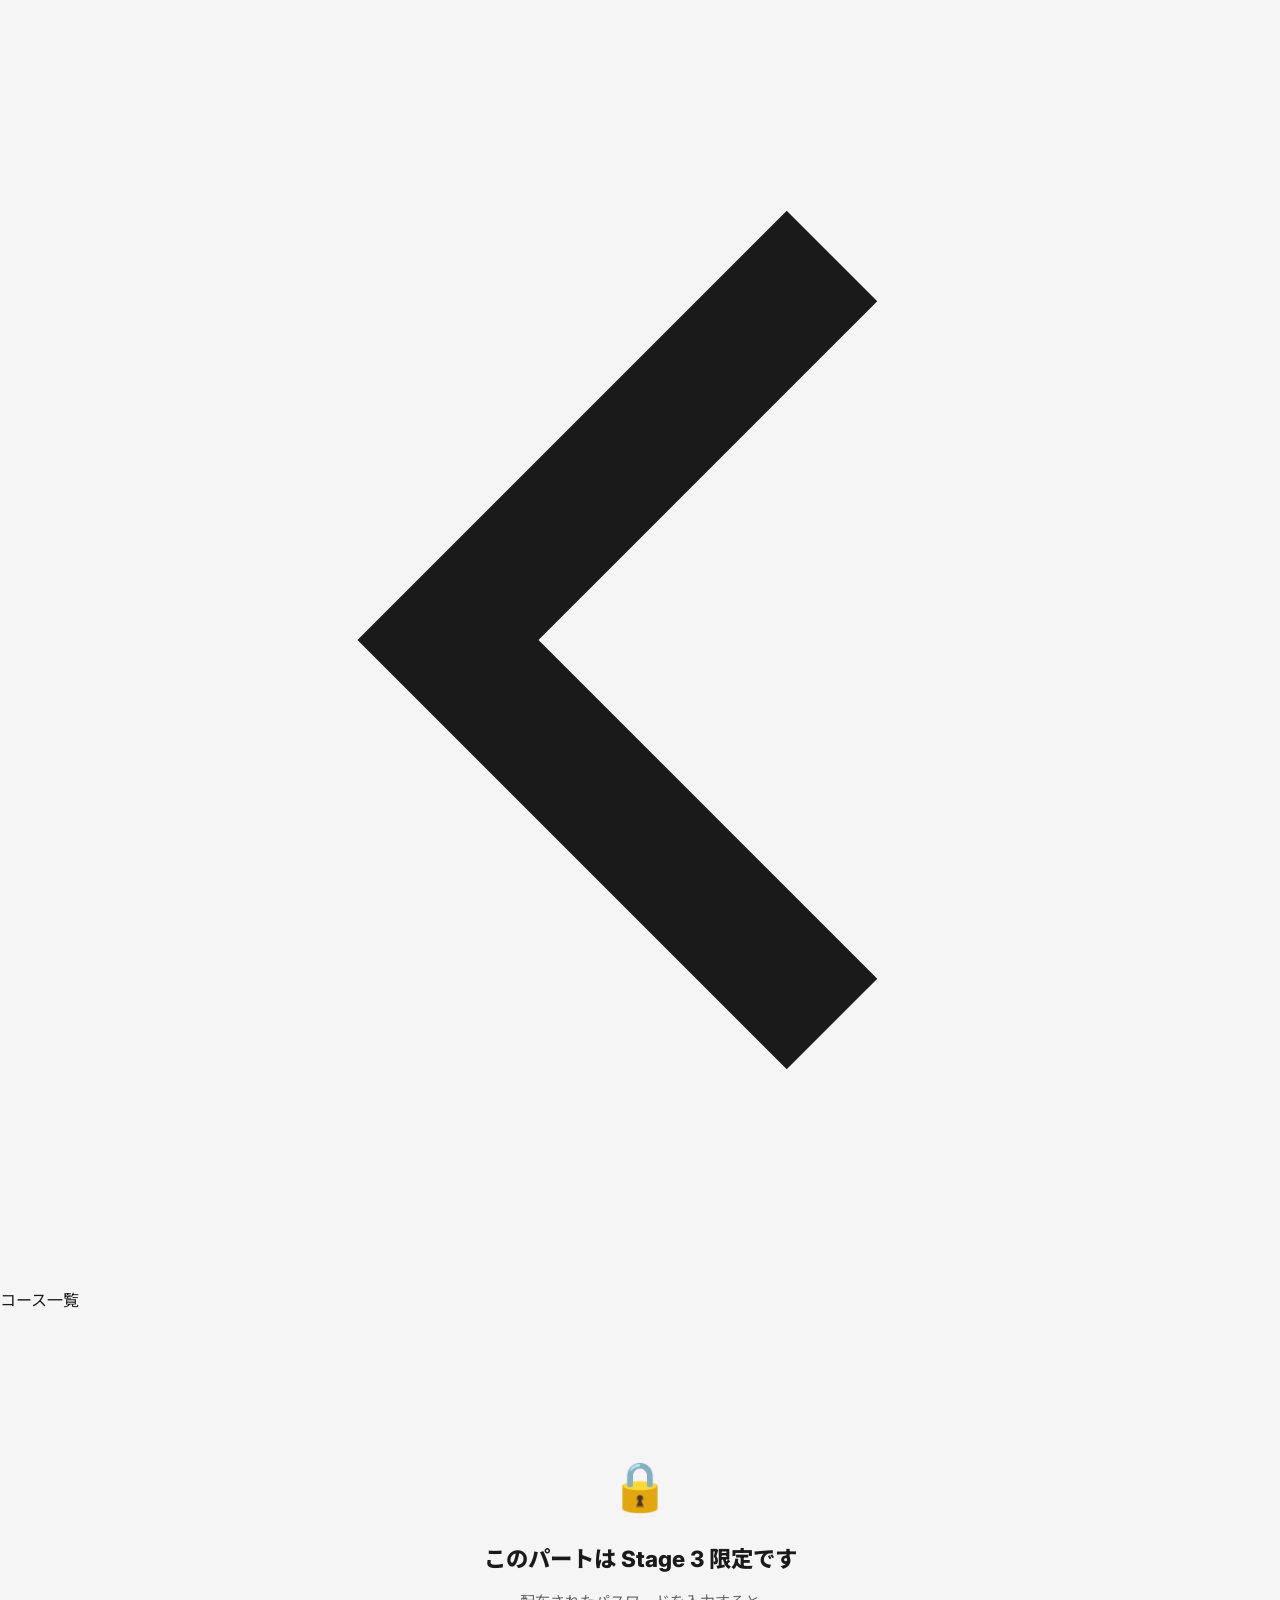
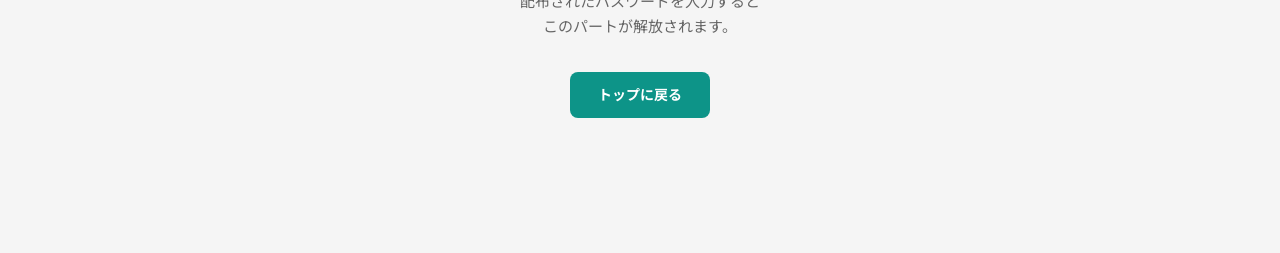
<file: part5/index.html>
<!DOCTYPE html>
<html lang="ja">
<head>
<meta charset="UTF-8">
<meta name="viewport" content="width=device-width, initial-scale=1.0">
<title>Part 5 - 個別面談を最大化する | AI Mastery 特典</title>
<meta name="robots" content="noindex, nofollow">
<link rel="preconnect" href="https://fonts.googleapis.com">
<link rel="preconnect" href="https://fonts.gstatic.com" crossorigin>
<link href="https://fonts.googleapis.com/css2?family=Inter:wght@400;500;600;700;800&family=Noto+Sans+JP:wght@400;500;700;800&display=swap" rel="stylesheet">
<link rel="stylesheet" href="../css/style.css">
<link rel="stylesheet" href="../css/animations.css">
<link rel="stylesheet" href="../css/part-quiz.css">
</head>
<body>

<header class="part-header">
  <div class="part-header__inner">
    <a href="../index.html" class="part-header__back">
      <svg viewBox="0 0 20 20" fill="none" stroke="currentColor" stroke-width="2"><path d="M13 16l-6-6 6-6"/></svg>
      コース一覧
    </a>
    <div class="part-progress">
      <div class="part-progress__step is-done"></div>
      <div class="part-progress__step is-done"></div>
      <div class="part-progress__step is-done"></div>
      <div class="part-progress__step is-done"></div>
      <div class="part-progress__step is-current"></div>
    </div>
  </div>
</header>

<main class="part-main">

  <section class="video-section">
    <div class="video-wrap">
      <div class="video-player">
        <div class="video-placeholder">
          <div class="video-placeholder__icon">
            <svg viewBox="0 0 16 16"><path d="M4 2l10 6-10 6z"/></svg>
          </div>
          <p>動画を準備中です</p>
        </div>
      </div>
    </div>
    <div class="video-info">
      <p class="video-info__part-label">Part 5</p>
      <h1 class="video-info__title">個別面談を最大化する — 当日の準備と心構え</h1>
      <p class="video-info__desc">この特典の総まとめです。個別面談当日に「自分専用の次の一手」を持ち帰るために、今日から何を準備すべきかを整理します。</p>
    </div>
  </section>

  <section class="content-section">
    <div class="container--narrow">

      <div class="learn-box reveal">
        <p class="learn-box__title">このパートで学ぶこと</p>
        <ul class="learn-box__list">
          <li>面談前日までに準備しておく3つのこと</li>
          <li>面談当日に持ってくると良い情報・質問リスト</li>
          <li>面談後の行動プランの立て方</li>
        </ul>
      </div>

      <div class="content-block reveal">
        <h2>面談を「相談」ではなく「決断の場」にする</h2>
        <p>
          個別面談で最も成果を出す人は「何を聞くか」を事前に決めてきます。漠然と「AIで稼ぎたい」ではなく、「自分のスキルXとAIを組み合わせた場合の最短ルートを教えてください」という具体的な問いを持ってきてください。この特典を通じて、その問いを磨いてきました。
        </p>
      </div>

      <div class="content-block reveal">
        <h2>おつかれさまでした</h2>
        <p>
          全5パートを完走されたあなたは、個別面談を最大限に活かす準備ができています。面談当日、一緒に「あなた専用の次の一手」を見つけましょう。
        </p>
      </div>

    </div>
  </section>

  <!-- Quiz -->
  <section class="part-quiz" data-part-quiz>
    <div class="container--narrow">
      <div class="part-quiz__head">
        <span class="part-quiz__title">理解度チェック</span>
        <span class="part-quiz__count">全3問</span>
      </div>
      <div class="part-quiz__questions" data-quiz-questions></div>
      <div class="part-quiz__footer">
        <span class="part-quiz__answered-count"><span data-answered-count>0</span> / <span data-total-count>3</span> 問回答済み</span>
        <button class="part-quiz__submit" data-quiz-submit type="button" disabled>採点する</button>
      </div>
      <div class="part-quiz__result" data-quiz-result hidden>
        <div>
          <p class="part-quiz__score-label">スコア</p>
          <p class="part-quiz__score-value" data-score-value></p>
        </div>
        <p class="part-quiz__result-msg" data-result-msg></p>
        <div class="part-quiz__breakdown" data-breakdown></div>
        <div class="part-quiz__explanations" data-explanations></div>
        <div class="part-quiz__actions" data-result-actions></div>
      </div>
    </div>
  </section>

  <nav class="part-nav">
    <div class="container--narrow">
      <div class="part-nav__inner">
        <a href="../part4/index.html" class="part-nav__link">
          <span class="part-nav__label">前のパート</span>
          <span class="part-nav__title">
            <svg width="16" height="16" viewBox="0 0 20 20" fill="none" stroke="currentColor" stroke-width="2"><path d="M13 16l-6-6 6-6"/></svg>
            Part 4: プロンプトの書き方
          </span>
        </a>
        <a href="../index.html" class="part-nav__link part-nav__link--next">
          <span class="part-nav__label">完了</span>
          <span class="part-nav__title">
            コース一覧に戻る
            <svg width="16" height="16" viewBox="0 0 20 20" fill="none" stroke="currentColor" stroke-width="2"><path d="M7 16l6-6-6-6"/></svg>
          </span>
        </a>
      </div>
    </div>
  </nav>

</main>

<script src="../js/unlock.js"></script>
<script src="../js/main.js"></script>
<script src="../js/part-quiz.js"></script>
<script>guardLockedPage(5); initPartQuiz(5)</script>
</body>
</html>
</file>
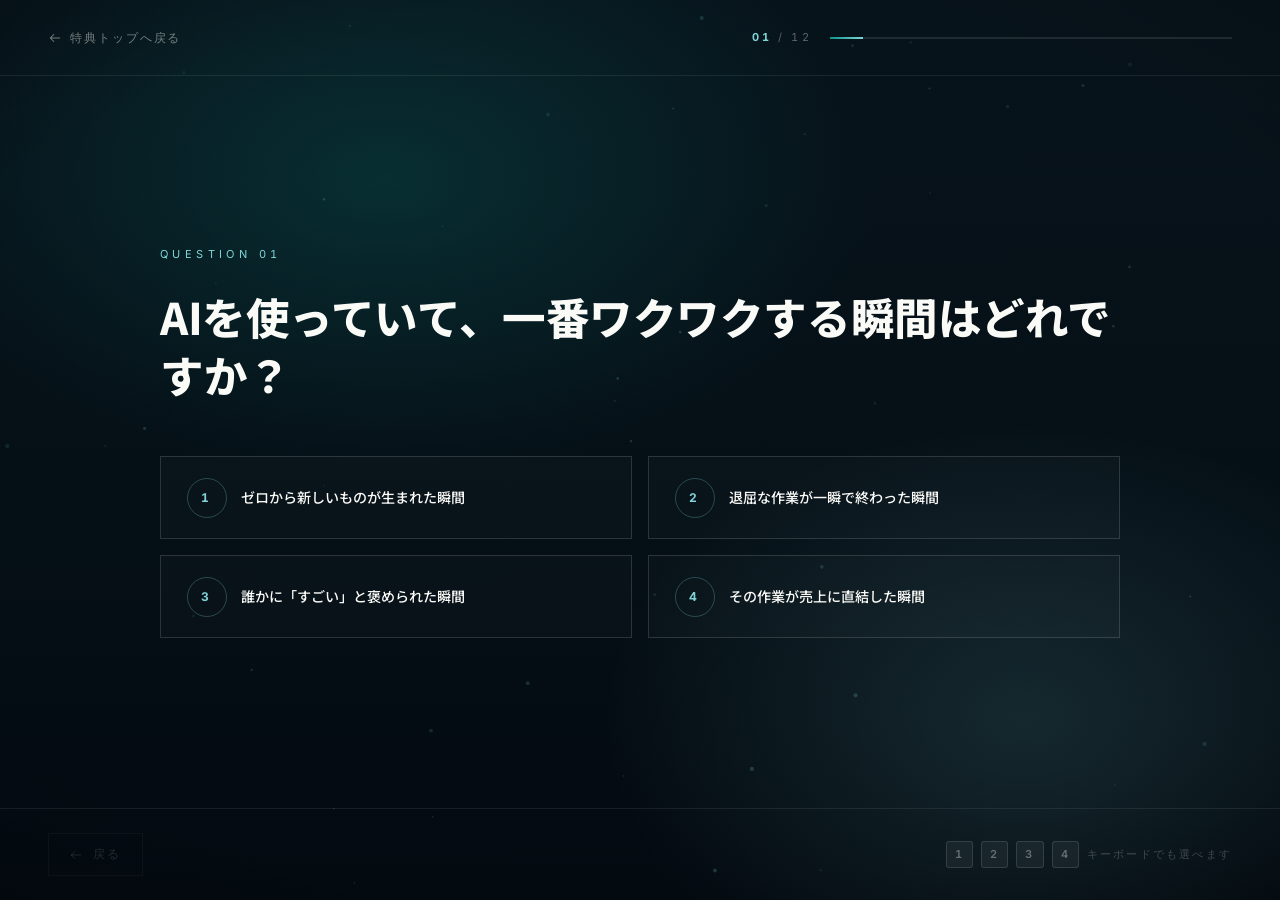
<file: quiz/index.html>
<!DOCTYPE html>
<html lang="ja">
<head>
<meta charset="UTF-8">
<meta name="viewport" content="width=device-width, initial-scale=1.0">
<meta name="robots" content="noindex, nofollow">
<title>AI適性診断 | AI Mastery 特典</title>
<link rel="preconnect" href="https://fonts.googleapis.com">
<link rel="preconnect" href="https://fonts.gstatic.com" crossorigin>
<link href="https://fonts.googleapis.com/css2?family=Inter:wght@400;500;600;700;800;900&family=Noto+Sans+JP:wght@400;500;700;800;900&display=swap" rel="stylesheet">
<link rel="stylesheet" href="../css/quiz.css">
</head>
<body class="quiz-page">

<div class="quiz-bg" aria-hidden="true">
  <canvas class="quiz-bg__canvas" data-quiz-canvas></canvas>
  <div class="quiz-bg__vignette"></div>
</div>

<main class="quiz" data-quiz>

  <header class="quiz__header">
    <a class="quiz__back" href="../index.html">
      <svg viewBox="0 0 24 24" width="14" height="14" fill="none" stroke="currentColor" stroke-width="1.8" stroke-linecap="round"><path d="M20 12H4M10 18l-6-6 6-6"/></svg>
      <span>特典トップへ戻る</span>
    </a>
    <div class="quiz__progress">
      <div class="quiz__progress-meta">
        <span class="quiz__progress-current" data-qcurrent>01</span>
        <span class="quiz__progress-sep"> / </span>
        <span class="quiz__progress-total" data-qtotal>12</span>
      </div>
      <div class="quiz__progress-bar">
        <div class="quiz__progress-bar-fill" data-qbar></div>
      </div>
    </div>
  </header>

  <section class="quiz__stage" data-quiz-stage>
    <div class="quiz__question" data-quiz-question>
      <div class="quiz__eyebrow" data-qeyebrow>Question 01</div>
      <h1 class="quiz__title" data-qtitle>質問がここに表示されます</h1>
      <div class="quiz__options" data-qoptions></div>
    </div>
  </section>

  <footer class="quiz__footer">
    <button class="quiz__prev" type="button" data-qprev>
      <svg viewBox="0 0 24 24" width="14" height="14" fill="none" stroke="currentColor" stroke-width="1.6" stroke-linecap="square"><path d="M20 12H4M10 18l-6-6 6-6"/></svg>
      <span>戻る</span>
    </button>
    <div class="quiz__hint">
      <kbd>1</kbd><kbd>2</kbd><kbd>3</kbd><kbd>4</kbd>
      <span>キーボードでも選べます</span>
    </div>
  </footer>

</main>

<section class="quiz-result" data-quiz-result hidden>
  <div class="quiz-result__inner">
    <div class="quiz-result__spinner" aria-hidden="true">
      <svg viewBox="0 0 120 120" width="120" height="120">
        <circle cx="60" cy="60" r="46" fill="none" stroke="rgba(127,212,216,0.2)" stroke-width="1"/>
        <circle class="quiz-result__arc" cx="60" cy="60" r="46" fill="none" stroke="#7FD4D8" stroke-width="2" stroke-dasharray="289" stroke-dashoffset="289" stroke-linecap="round" transform="rotate(-90 60 60)"/>
      </svg>
    </div>
    <h2 class="quiz-result__title">あなたのタイプを、<br>言葉にしています。</h2>
    <p class="quiz-result__note" data-qresult-note>診断結果を集計中...</p>
  </div>
</section>

<script src="../js/quiz.js" defer></script>

</body>
</html>
</file>
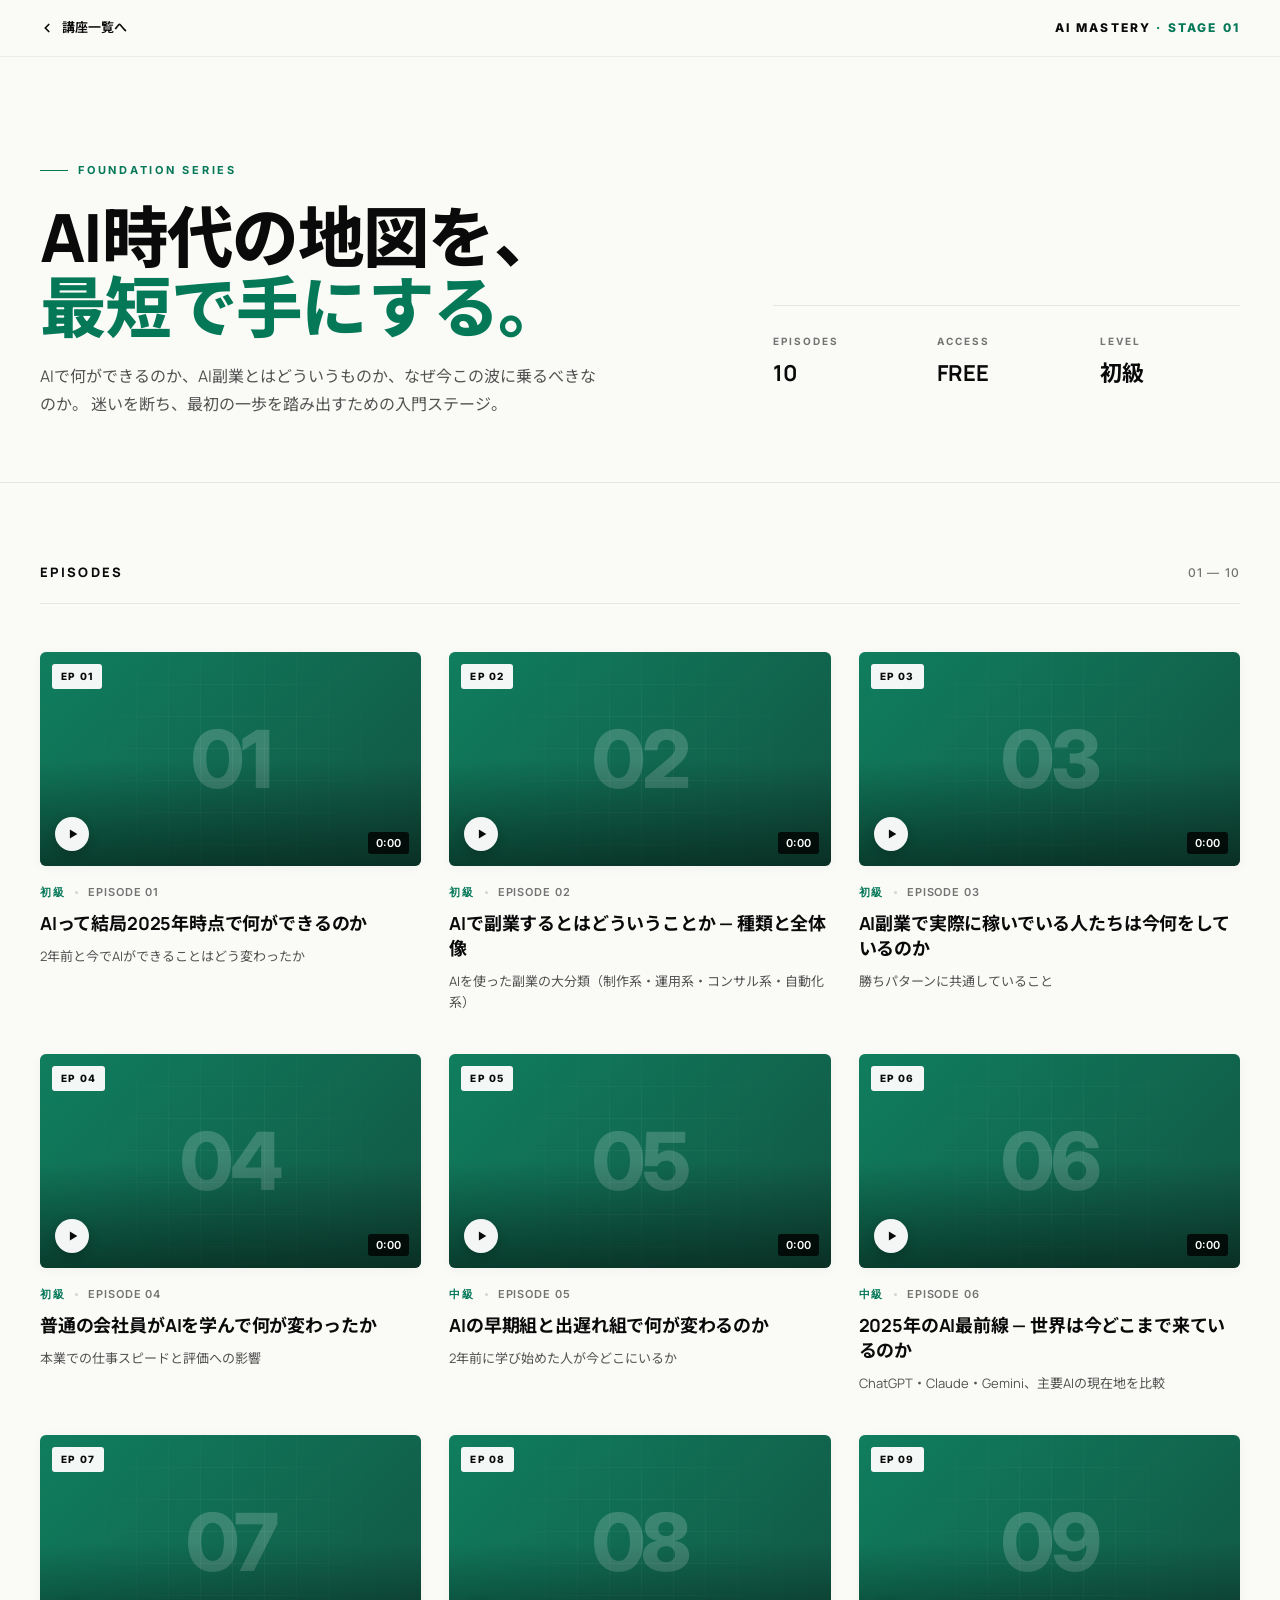
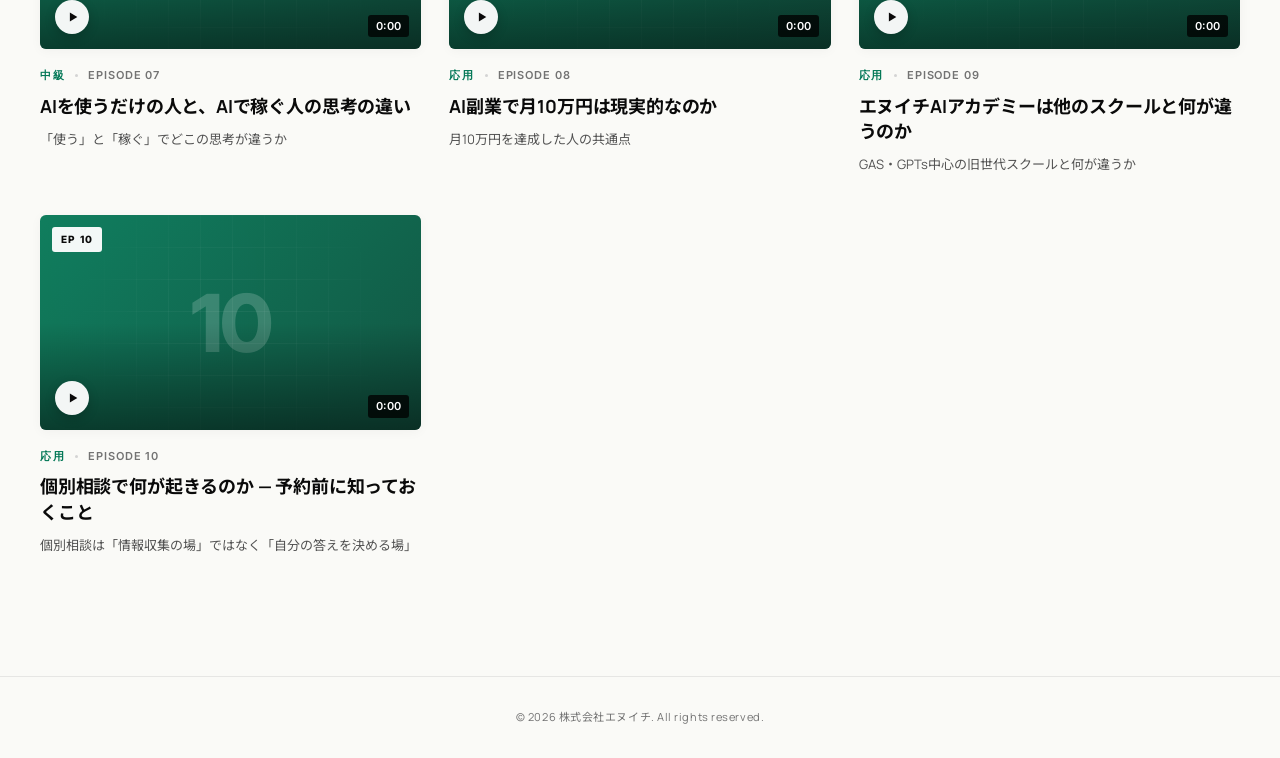
<file: stage/1/index.html>
<!DOCTYPE html>
<html lang="ja">
<head>
<meta charset="UTF-8">
<meta name="viewport" content="width=device-width, initial-scale=1.0">
<title>Stage 1 - Foundation | AI Mastery</title>
<meta name="robots" content="noindex, nofollow">
<link rel="preconnect" href="https://fonts.googleapis.com">
<link rel="preconnect" href="https://fonts.gstatic.com" crossorigin>
<link href="https://fonts.googleapis.com/css2?family=Inter:wght@400;500;600;700;800&family=Noto+Sans+JP:wght@400;500;700;800&family=Manrope:wght@400;500;600;700;800&display=swap" rel="stylesheet">
<style>
  *, *::before, *::after { box-sizing: border-box; margin: 0; padding: 0; }
  html { -webkit-font-smoothing: antialiased; -moz-osx-font-smoothing: grayscale; }
  body {
    font-family: 'Manrope', 'Noto Sans JP', sans-serif;
    background: #fafaf7;
    color: #0a0a0a;
    min-height: 100vh;
    line-height: 1.5;
  }
  a { text-decoration: none; color: inherit; }

  /* Header */
  .stage-header {
    position: sticky; top: 0; z-index: 50;
    background: rgba(250,250,247,0.92);
    backdrop-filter: blur(12px);
    border-bottom: 1px solid rgba(10,10,10,0.06);
  }
  .stage-header__inner {
    max-width: 1280px; margin: 0 auto;
    padding: 18px 40px;
    display: flex; align-items: center; justify-content: space-between;
  }
  .stage-header__back {
    display: inline-flex; align-items: center; gap: 8px;
    font-size: 13px; font-weight: 600; color: #0a0a0a;
    transition: color 0.2s;
  }
  .stage-header__back:hover { color: #047857; }
  .stage-header__back svg { width: 14px; height: 14px; }
  .stage-header__brand {
    font-family: 'Inter', sans-serif;
    font-weight: 800; font-size: 12px;
    letter-spacing: 0.18em;
    color: #0a0a0a;
  }
  .stage-header__brand span { color: #047857; }

  /* Hero */
  .hero {
    max-width: 1280px; margin: 0 auto;
    padding: 96px 40px 64px;
    display: grid;
    grid-template-columns: 1.4fr 1fr;
    gap: 80px;
    align-items: end;
    border-bottom: 1px solid rgba(10,10,10,0.08);
  }
  @media (max-width: 900px) {
    .hero { grid-template-columns: 1fr; gap: 40px; padding: 56px 24px 48px; }
  }
  .hero__eyebrow {
    font-family: 'Inter', sans-serif;
    font-size: 11px; font-weight: 700;
    letter-spacing: 0.25em;
    color: #047857;
    margin-bottom: 24px;
    display: inline-flex; align-items: center; gap: 10px;
  }
  .hero__eyebrow::before {
    content: ''; width: 28px; height: 1px; background: #047857;
  }
  .hero__title {
    font-size: clamp(2.4rem, 5.2vw, 4.2rem);
    font-weight: 800;
    letter-spacing: -0.025em;
    line-height: 1.05;
    color: #0a0a0a;
    margin-bottom: 20px;
  }
  .hero__title em { font-style: normal; color: #047857; }
  .hero__lead {
    font-size: 16px;
    color: #525252;
    line-height: 1.75;
    max-width: 560px;
  }
  .hero__meta {
    display: grid;
    grid-template-columns: repeat(3, 1fr);
    gap: 24px;
    padding: 28px 0;
    border-top: 1px solid rgba(10,10,10,0.08);
  }
  .hero__meta-item dt {
    font-family: 'Inter', sans-serif;
    font-size: 10px; font-weight: 700;
    letter-spacing: 0.2em;
    color: #737373;
    margin-bottom: 8px;
  }
  .hero__meta-item dd {
    font-size: 22px; font-weight: 700;
    color: #0a0a0a;
    letter-spacing: -0.02em;
  }

  /* Course list */
  .courses {
    max-width: 1280px;
    margin: 0 auto;
    padding: 80px 40px 120px;
  }
  .courses__head {
    display: flex; align-items: baseline; justify-content: space-between;
    margin-bottom: 48px;
    padding-bottom: 20px;
    border-bottom: 1px solid rgba(10,10,10,0.08);
  }
  .courses__head h2 {
    font-size: 13px; font-weight: 800;
    letter-spacing: 0.18em;
    color: #0a0a0a;
  }
  .courses__head span {
    font-family: 'Inter', sans-serif;
    font-size: 12px;
    color: #737373;
    letter-spacing: 0.1em;
    font-weight: 500;
  }
  .courses__grid {
    display: grid;
    grid-template-columns: repeat(3, 1fr);
    gap: 40px 28px;
  }
  @media (max-width: 1024px) {
    .courses__grid { grid-template-columns: repeat(2, 1fr); }
  }
  @media (max-width: 600px) {
    .courses__grid { grid-template-columns: 1fr; }
    .courses { padding: 56px 24px 80px; }
  }

  .course {
    display: block;
    transition: transform 0.3s ease;
  }
  .course:hover { transform: translateY(-4px); }
  .course:hover .course__thumb-overlay { opacity: 1; }
  .course:hover .course__title { color: #047857; }

  .course__thumb {
    position: relative;
    aspect-ratio: 16 / 9;
    border-radius: 6px;
    overflow: hidden;
    background: #e7e5e0;
    margin-bottom: 18px;
    box-shadow: 0 2px 12px rgba(10,10,10,0.04);
  }
  .course__thumb-img {
    position: absolute; inset: 0;
    background-size: cover;
    background-position: center;
    background-color: #1f2937;
  }
  .course__thumb-fallback {
    position: absolute; inset: 0;
    background:
      linear-gradient(135deg, rgba(4,120,87,0.95), rgba(6,78,59,0.95)),
      radial-gradient(circle at 30% 30%, rgba(255,255,255,0.15), transparent 50%);
    display: flex; align-items: center; justify-content: center;
  }
  .course__thumb-fallback::before {
    content: '';
    position: absolute; inset: 0;
    background-image:
      linear-gradient(rgba(255,255,255,0.06) 1px, transparent 1px),
      linear-gradient(90deg, rgba(255,255,255,0.06) 1px, transparent 1px);
    background-size: 32px 32px;
    mask-image: radial-gradient(circle at center, black 0%, transparent 75%);
  }
  .course__thumb-fallback-num {
    font-family: 'Inter', sans-serif;
    font-size: 80px;
    font-weight: 800;
    color: rgba(255,255,255,0.18);
    letter-spacing: -0.04em;
    line-height: 1;
    position: relative;
    z-index: 1;
  }
  .course__thumb-overlay {
    position: absolute; inset: 0;
    background: linear-gradient(180deg, transparent 50%, rgba(0,0,0,0.65) 100%);
    opacity: 0.7;
    transition: opacity 0.3s;
    z-index: 2;
  }
  .course__thumb-badge {
    position: absolute; top: 12px; left: 12px;
    background: rgba(255,255,255,0.95);
    color: #0a0a0a;
    font-family: 'Inter', sans-serif;
    font-size: 10px;
    font-weight: 800;
    letter-spacing: 0.12em;
    padding: 5px 9px;
    border-radius: 3px;
    z-index: 3;
  }
  .course__thumb-duration {
    position: absolute; bottom: 12px; right: 12px;
    background: rgba(0,0,0,0.78);
    color: white;
    font-family: 'Inter', sans-serif;
    font-size: 11px;
    font-weight: 600;
    padding: 3px 8px;
    border-radius: 3px;
    z-index: 3;
  }
  .course__thumb-play {
    position: absolute; bottom: 12px; left: 12px;
    width: 40px; height: 40px;
    background: rgba(255,255,255,0.95);
    border-radius: 50%;
    display: flex; align-items: center; justify-content: center;
    z-index: 3;
    box-shadow: 0 4px 12px rgba(0,0,0,0.2);
    transform: scale(0.85);
    transition: transform 0.25s;
  }
  .course:hover .course__thumb-play { transform: scale(1); }
  .course__thumb-play svg { width: 14px; height: 14px; color: #0a0a0a; margin-left: 2px; }

  .course__meta {
    display: flex; align-items: center; gap: 10px;
    font-family: 'Inter', sans-serif;
    font-size: 11px;
    font-weight: 600;
    letter-spacing: 0.08em;
    color: #737373;
    margin-bottom: 10px;
  }
  .course__level {
    color: #047857;
    text-transform: uppercase;
    letter-spacing: 0.15em;
  }
  .course__meta-divider {
    width: 3px; height: 3px;
    background: #d4d4d4;
    border-radius: 50%;
  }
  .course__title {
    font-size: 18px;
    font-weight: 700;
    line-height: 1.4;
    color: #0a0a0a;
    margin-bottom: 10px;
    transition: color 0.2s;
    letter-spacing: -0.01em;
  }
  .course__excerpt {
    font-size: 13px;
    color: #525252;
    line-height: 1.65;
    display: -webkit-box;
    -webkit-line-clamp: 2;
    -webkit-box-orient: vertical;
    overflow: hidden;
  }

  /* Footer */
  .footer {
    border-top: 1px solid rgba(10,10,10,0.08);
    padding: 32px 40px;
    text-align: center;
    font-size: 11px;
    color: #737373;
    letter-spacing: 0.05em;
  }
</style>
</head>
<body>

<header class="stage-header">
  <div class="stage-header__inner">
    <a href="../../index.html" class="stage-header__back">
      <svg viewBox="0 0 16 16" fill="none" stroke="currentColor" stroke-width="2"><path d="M10 12L6 8l4-4" stroke-linecap="round" stroke-linejoin="round"/></svg>
      講座一覧へ
    </a>
    <span class="stage-header__brand">AI MASTERY <span>· STAGE 01</span></span>
  </div>
</header>

<section class="hero">
  <div>
    <div class="hero__eyebrow">FOUNDATION SERIES</div>
    <h1 class="hero__title">AI時代の地図を、<br><em>最短で手にする。</em></h1>
    <p class="hero__lead">
      AIで何ができるのか、AI副業とはどういうものか、なぜ今この波に乗るべきなのか。
      迷いを断ち、最初の一歩を踏み出すための入門ステージ。
    </p>
  </div>
  <dl class="hero__meta">
    <div class="hero__meta-item">
      <dt>EPISODES</dt>
      <dd>10</dd>
    </div>
    <div class="hero__meta-item">
      <dt>ACCESS</dt>
      <dd>FREE</dd>
    </div>
    <div class="hero__meta-item">
      <dt>LEVEL</dt>
      <dd>初級</dd>
    </div>
  </dl>
</section>

<section class="courses">
  <div class="courses__head">
    <h2>EPISODES</h2>
    <span>01 — 10</span>
  </div>
  <div class="courses__grid" id="course-grid"></div>
</section>

<footer class="footer">
  &copy; 2026 株式会社エヌイチ. All rights reserved.
</footer>

<script src="../../js/courses-data.js?v=1"></script>
<script>
  (function() {
    const stage = '1'
    const grid = document.getElementById('course-grid')
    const courses = (typeof COURSES !== 'undefined') ? COURSES[stage] : []

    grid.innerHTML = courses.map((c) => {
      const num = String(c.no).padStart(2, '0')
      const thumbStyle = c.thumb ? `style="background-image:url('${c.thumb}')"` : ''
      const thumbContent = c.thumb
        ? `<div class="course__thumb-img" ${thumbStyle}></div>`
        : `<div class="course__thumb-fallback"><div class="course__thumb-fallback-num">${num}</div></div>`
      return `
        <a href="../../course/index.html?stage=${stage}&no=${c.no}" class="course">
          <div class="course__thumb">
            ${thumbContent}
            <span class="course__thumb-badge">EP ${num}</span>
            <span class="course__thumb-duration">0:00</span>
            <div class="course__thumb-overlay"></div>
            <div class="course__thumb-play">
              <svg viewBox="0 0 16 16" fill="currentColor"><path d="M4 2v12l10-6z"/></svg>
            </div>
          </div>
          <div class="course__meta">
            <span class="course__level">${escapeHtml(c.level)}</span>
            <span class="course__meta-divider"></span>
            <span>EPISODE ${num}</span>
          </div>
          <h3 class="course__title">${escapeHtml(c.title)}</h3>
          <p class="course__excerpt">${escapeHtml(c.topics[0])}</p>
        </a>
      `
    }).join('')

    function escapeHtml(s) {
      return String(s).replace(/&/g,'&amp;').replace(/</g,'&lt;').replace(/>/g,'&gt;').replace(/"/g,'&quot;')
    }
  })()
</script>
</body>
</html>
</file>
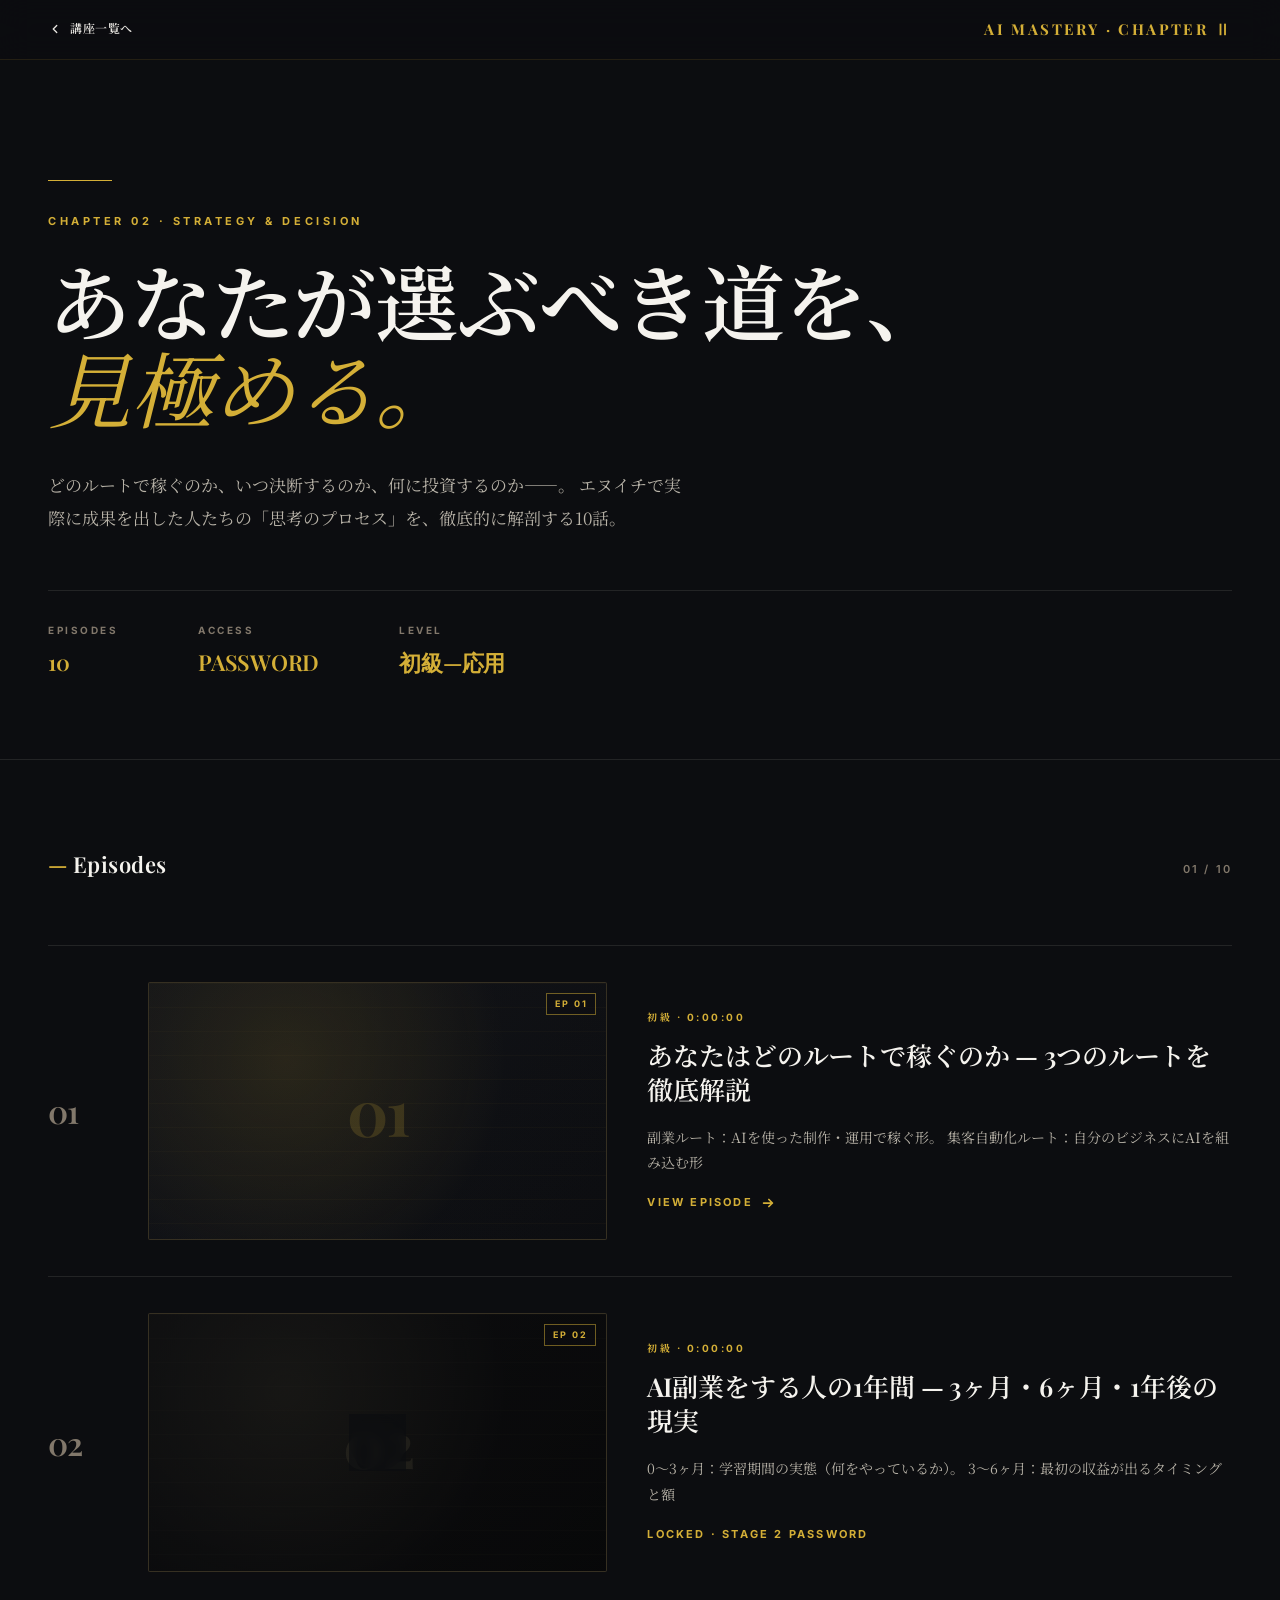
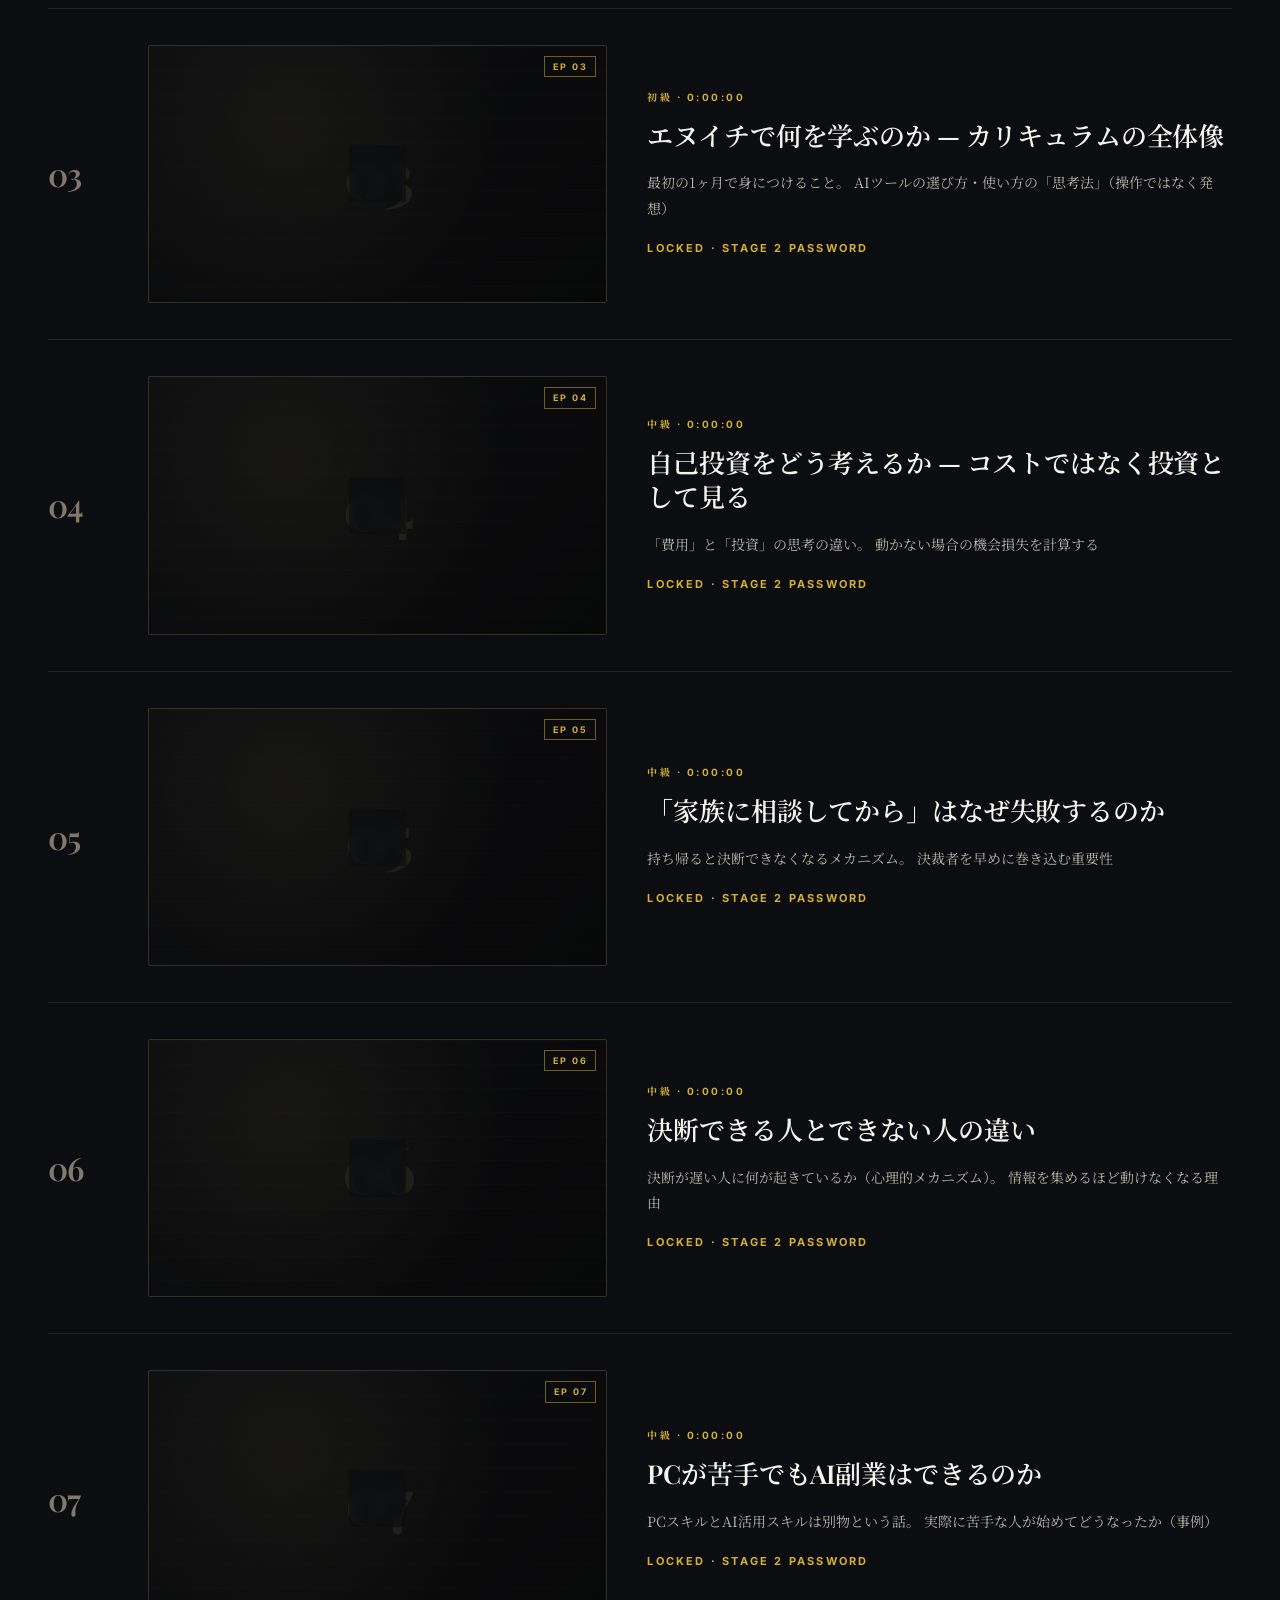
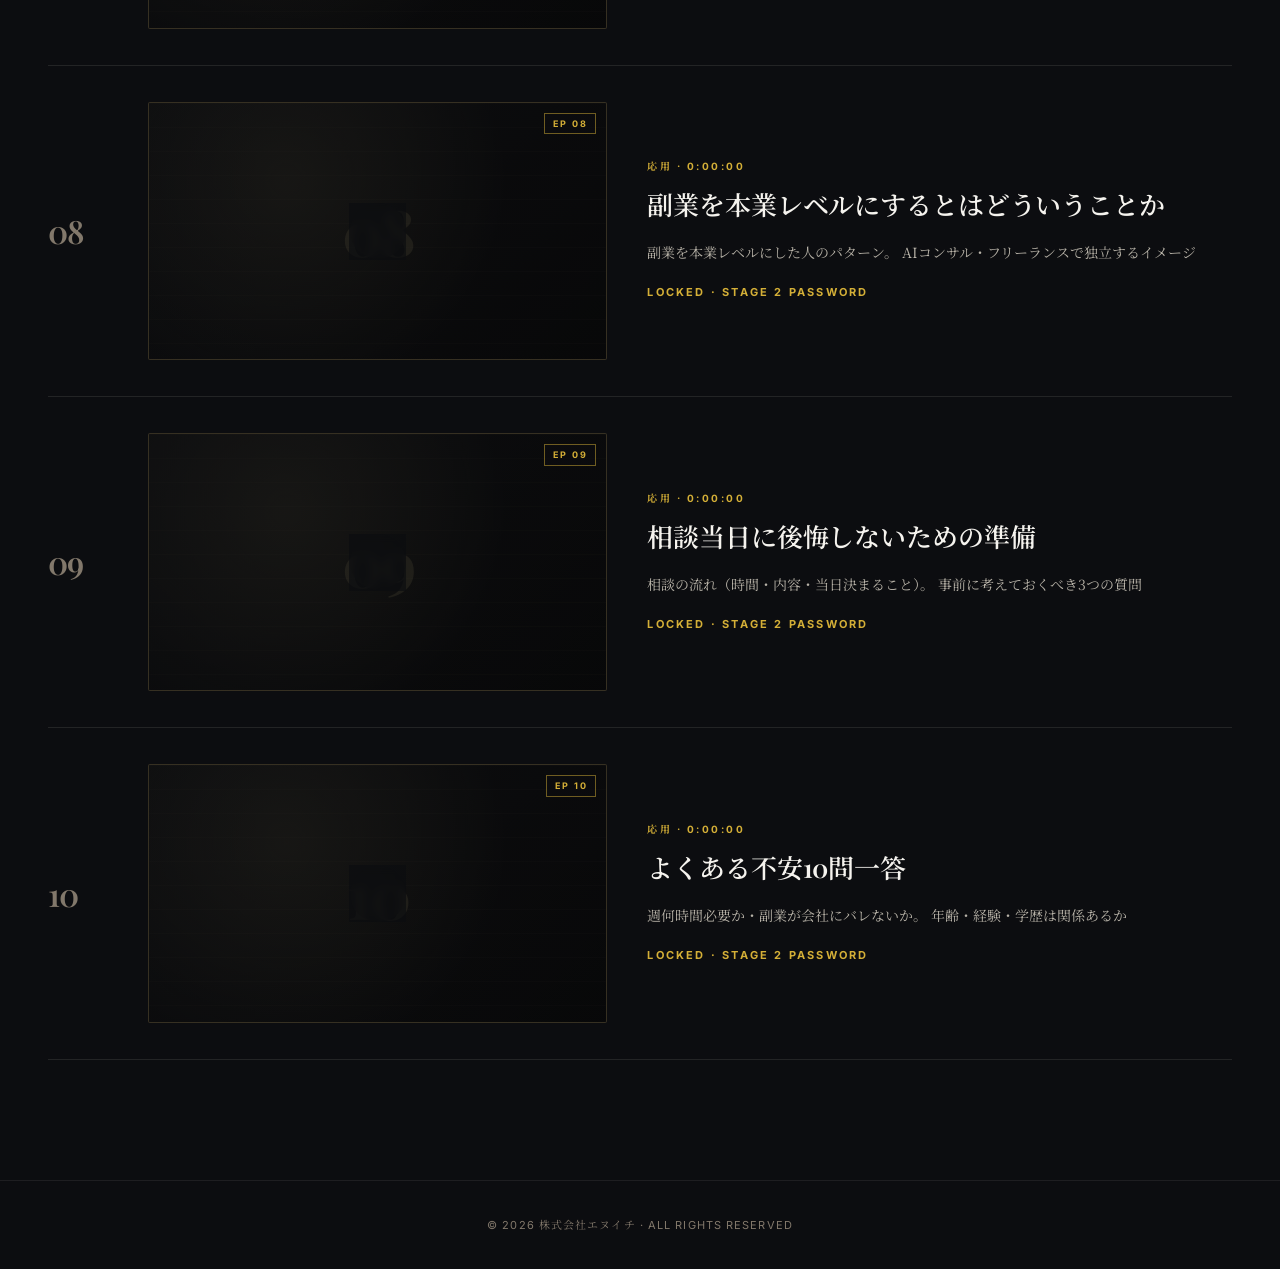
<file: stage/2/index.html>
<!DOCTYPE html>
<html lang="ja">
<head>
<meta charset="UTF-8">
<meta name="viewport" content="width=device-width, initial-scale=1.0">
<title>Stage 2 - Strategy | AI Mastery</title>
<meta name="robots" content="noindex, nofollow">
<link rel="preconnect" href="https://fonts.googleapis.com">
<link rel="preconnect" href="https://fonts.gstatic.com" crossorigin>
<link href="https://fonts.googleapis.com/css2?family=Inter:wght@400;500;600;700&family=Noto+Serif+JP:wght@400;500;600;700;900&family=Playfair+Display:wght@400;600;700;900&display=swap" rel="stylesheet">
<style>
  *, *::before, *::after { box-sizing: border-box; margin: 0; padding: 0; }
  html { -webkit-font-smoothing: antialiased; -moz-osx-font-smoothing: grayscale; }
  body {
    font-family: 'Inter', 'Noto Serif JP', sans-serif;
    background: #0c0d10;
    color: #e8e6e1;
    min-height: 100vh;
    line-height: 1.5;
  }
  a { text-decoration: none; color: inherit; }

  /* Header */
  .stage-header {
    position: sticky; top: 0; z-index: 50;
    background: rgba(12,13,16,0.92);
    backdrop-filter: blur(16px);
    border-bottom: 1px solid rgba(212,175,55,0.12);
  }
  .stage-header__inner {
    max-width: 1320px; margin: 0 auto;
    padding: 18px 48px;
    display: flex; align-items: center; justify-content: space-between;
  }
  .stage-header__back {
    display: inline-flex; align-items: center; gap: 8px;
    font-size: 12px; font-weight: 600;
    color: #e8e6e1;
    letter-spacing: 0.05em;
    transition: color 0.2s;
  }
  .stage-header__back:hover { color: #d4af37; }
  .stage-header__back svg { width: 14px; height: 14px; }
  .stage-header__brand {
    font-family: 'Playfair Display', serif;
    font-weight: 700; font-size: 15px;
    color: #d4af37; letter-spacing: 0.16em;
  }

  /* Hero */
  .hero {
    max-width: 1320px;
    margin: 0 auto;
    padding: 120px 48px 80px;
    border-bottom: 1px solid rgba(232,230,225,0.1);
  }
  @media (max-width: 720px) { .hero { padding: 80px 24px 56px; } }
  .hero__rule {
    width: 64px; height: 1px;
    background: #d4af37;
    margin-bottom: 32px;
  }
  .hero__eyebrow {
    font-size: 11px; font-weight: 700;
    letter-spacing: 0.32em;
    color: #d4af37;
    margin-bottom: 28px;
  }
  .hero__title {
    font-family: 'Playfair Display', 'Noto Serif JP', serif;
    font-size: clamp(2.8rem, 6.5vw, 5.4rem);
    font-weight: 600;
    letter-spacing: -0.015em;
    line-height: 1.05;
    margin-bottom: 36px;
    color: #f5f3ee;
    max-width: 1100px;
  }
  .hero__title em {
    font-style: italic;
    font-weight: 400;
    color: #d4af37;
  }
  .hero__lead {
    font-family: 'Noto Serif JP', serif;
    font-size: 17px;
    color: #b8b3a8;
    line-height: 1.95;
    max-width: 640px;
    font-weight: 400;
  }
  .hero__meta {
    display: flex; gap: 80px;
    margin-top: 56px;
    padding-top: 32px;
    border-top: 1px solid rgba(232,230,225,0.1);
    flex-wrap: wrap;
  }
  .hero__meta-item dt {
    font-size: 10px; font-weight: 700;
    letter-spacing: 0.25em;
    color: #82786b;
    margin-bottom: 8px;
  }
  .hero__meta-item dd {
    font-family: 'Playfair Display', serif;
    font-size: 22px; font-weight: 600;
    color: #d4af37;
    letter-spacing: -0.01em;
  }

  /* Courses */
  .courses {
    max-width: 1320px;
    margin: 0 auto;
    padding: 88px 48px 120px;
  }
  @media (max-width: 720px) { .courses { padding: 56px 24px 80px; } }
  .courses__head {
    display: flex; align-items: baseline; justify-content: space-between;
    margin-bottom: 64px;
  }
  .courses__head h2 {
    font-family: 'Playfair Display', serif;
    font-size: 22px;
    font-weight: 600;
    color: #f5f3ee;
    letter-spacing: 0.02em;
  }
  .courses__head h2::before {
    content: '— ';
    color: #d4af37;
  }
  .courses__head span {
    font-size: 11px; font-weight: 600;
    letter-spacing: 0.2em;
    color: #82786b;
  }

  .courses__list {
    display: flex; flex-direction: column;
  }
  .course {
    display: grid;
    grid-template-columns: 60px 1.1fr 1.4fr;
    gap: 40px;
    padding: 36px 0;
    border-top: 1px solid rgba(232,230,225,0.1);
    align-items: center;
    transition: background 0.3s ease;
    position: relative;
  }
  .course:last-child { border-bottom: 1px solid rgba(232,230,225,0.1); }
  .course:hover { background: rgba(212,175,55,0.025); }
  .course:hover .course__thumb-overlay { opacity: 0; }
  .course:hover .course__title { color: #d4af37; }
  .course:hover .course__num { color: #d4af37; }
  .course.is-locked { cursor: not-allowed; }
  .course.is-locked:hover { background: transparent; }
  .course.is-locked:hover .course__title { color: #b8b3a8; }
  .course.is-locked .course__thumb-img,
  .course.is-locked .course__thumb-fallback { filter: grayscale(0.6) brightness(0.55); }

  @media (max-width: 900px) {
    .course { grid-template-columns: 1fr; gap: 16px; padding: 32px 0; }
  }

  .course__num {
    font-family: 'Playfair Display', serif;
    font-size: 32px;
    font-weight: 600;
    color: #82786b;
    line-height: 1;
    transition: color 0.25s;
    letter-spacing: -0.02em;
  }
  @media (max-width: 900px) { .course__num { font-size: 22px; } }

  .course__thumb {
    position: relative;
    aspect-ratio: 16 / 9;
    border-radius: 2px;
    overflow: hidden;
    background: #1a1a1f;
    border: 1px solid rgba(212,175,55,0.15);
  }
  .course__thumb-img {
    position: absolute; inset: 0;
    background-size: cover;
    background-position: center;
  }
  .course__thumb-fallback {
    position: absolute; inset: 0;
    background:
      radial-gradient(circle at 30% 30%, rgba(212,175,55,0.18) 0%, transparent 60%),
      linear-gradient(135deg, #16181d 0%, #0c0d10 100%);
    display: flex; align-items: center; justify-content: center;
  }
  .course__thumb-fallback::before {
    content: '';
    position: absolute; inset: 0;
    background-image:
      linear-gradient(rgba(212,175,55,0.04) 1px, transparent 1px);
    background-size: 100% 24px;
  }
  .course__thumb-fallback-mark {
    font-family: 'Playfair Display', serif;
    font-size: 64px;
    font-weight: 700;
    color: rgba(212,175,55,0.25);
    line-height: 1;
    letter-spacing: -0.04em;
    position: relative; z-index: 1;
  }
  .course__thumb-overlay {
    position: absolute; inset: 0;
    background: linear-gradient(135deg, rgba(12,13,16,0.4), rgba(12,13,16,0.1));
    transition: opacity 0.4s ease;
    z-index: 2;
  }
  .course__thumb-corner {
    position: absolute; top: 10px; right: 10px;
    z-index: 3;
    font-family: 'Inter', sans-serif;
    font-size: 9px; font-weight: 700;
    letter-spacing: 0.2em;
    color: #d4af37;
    border: 1px solid rgba(212,175,55,0.5);
    padding: 3px 8px;
    background: rgba(12,13,16,0.5);
  }
  .course__thumb-lock {
    position: absolute; inset: 0;
    z-index: 4;
    display: flex; align-items: center; justify-content: center;
  }
  .course__thumb-lock-circle {
    width: 56px; height: 56px;
    border: 1px solid rgba(212,175,55,0.6);
    border-radius: 50%;
    display: flex; align-items: center; justify-content: center;
    background: rgba(12,13,16,0.7);
    backdrop-filter: blur(4px);
  }
  .course__thumb-lock-circle svg { width: 18px; height: 18px; color: #d4af37; }

  .course__body {}
  .course__eyebrow {
    font-size: 10px; font-weight: 700;
    letter-spacing: 0.25em;
    color: #d4af37;
    margin-bottom: 14px;
    text-transform: uppercase;
  }
  .course__title {
    font-family: 'Playfair Display', 'Noto Serif JP', serif;
    font-size: 26px;
    font-weight: 600;
    line-height: 1.3;
    color: #f5f3ee;
    margin-bottom: 18px;
    letter-spacing: -0.005em;
    transition: color 0.25s;
  }
  @media (max-width: 900px) { .course__title { font-size: 21px; } }
  .course__excerpt {
    font-family: 'Noto Serif JP', serif;
    font-size: 14px;
    color: #b8b3a8;
    line-height: 1.85;
    display: -webkit-box;
    -webkit-line-clamp: 2;
    -webkit-box-orient: vertical;
    overflow: hidden;
  }
  .course__cta {
    display: inline-flex; align-items: center; gap: 8px;
    margin-top: 18px;
    font-family: 'Inter', sans-serif;
    font-size: 11px;
    font-weight: 700;
    letter-spacing: 0.2em;
    color: #d4af37;
    text-transform: uppercase;
  }
  .course__cta svg {
    width: 14px; height: 14px;
    transition: transform 0.25s;
  }
  .course:hover:not(.is-locked) .course__cta svg { transform: translateX(4px); }

  /* Footer */
  .footer {
    border-top: 1px solid rgba(232,230,225,0.08);
    padding: 36px 48px;
    text-align: center;
    font-size: 11px;
    color: #82786b;
    letter-spacing: 0.1em;
  }
</style>
</head>
<body>

<header class="stage-header">
  <div class="stage-header__inner">
    <a href="../../index.html" class="stage-header__back">
      <svg viewBox="0 0 16 16" fill="none" stroke="currentColor" stroke-width="1.5"><path d="M10 12L6 8l4-4" stroke-linecap="round" stroke-linejoin="round"/></svg>
      講座一覧へ
    </a>
    <span class="stage-header__brand">AI MASTERY · CHAPTER Ⅱ</span>
  </div>
</header>

<section class="hero">
  <div class="hero__rule"></div>
  <div class="hero__eyebrow">CHAPTER 02 · STRATEGY &amp; DECISION</div>
  <h1 class="hero__title">あなたが選ぶべき道を、<br><em>見極める。</em></h1>
  <p class="hero__lead">
    どのルートで稼ぐのか、いつ決断するのか、何に投資するのか——。
    エヌイチで実際に成果を出した人たちの「思考のプロセス」を、徹底的に解剖する10話。
  </p>
  <dl class="hero__meta">
    <div class="hero__meta-item"><dt>EPISODES</dt><dd>10</dd></div>
    <div class="hero__meta-item"><dt>ACCESS</dt><dd>PASSWORD</dd></div>
    <div class="hero__meta-item"><dt>LEVEL</dt><dd>初級—応用</dd></div>
  </dl>
</section>

<section class="courses">
  <div class="courses__head">
    <h2>Episodes</h2>
    <span>01 / 10</span>
  </div>
  <div class="courses__list" id="course-list"></div>
</section>

<footer class="footer">
  &copy; 2026 株式会社エヌイチ · ALL RIGHTS RESERVED
</footer>

<script src="../../js/courses-data.js?v=1"></script>
<script src="../../js/unlock.js?v=3"></script>
<script>
  (function() {
    const stage = '2'
    const list = document.getElementById('course-list')
    const courses = (typeof COURSES !== 'undefined') ? COURSES[stage] : []
    const unlocked = isStageUnlocked(stage)

    list.innerHTML = courses.map((c) => {
      const num = String(c.no).padStart(2, '0')
      const locked = isCourseLocked(stage, c.no) && !unlocked
      const wrapStart = locked
        ? `<div class="course is-locked">`
        : `<a href="../../course/index.html?stage=${stage}&no=${c.no}" class="course">`
      const wrapEnd = locked ? `</div>` : `</a>`
      const thumbContent = c.thumb
        ? `<div class="course__thumb-img" style="background-image:url('${c.thumb}')"></div>`
        : `<div class="course__thumb-fallback"><div class="course__thumb-fallback-mark">${num}</div></div>`
      const lockOverlay = locked
        ? `<div class="course__thumb-lock"><div class="course__thumb-lock-circle"><svg viewBox="0 0 24 24" fill="none" stroke="currentColor" stroke-width="1.8"><rect x="4" y="11" width="16" height="10" rx="1.5"/><path d="M8 11V7a4 4 0 018 0v4"/></svg></div></div>`
        : ''
      const cta = locked
        ? `<span class="course__cta">LOCKED · STAGE 2 PASSWORD</span>`
        : `<span class="course__cta">VIEW EPISODE <svg viewBox="0 0 16 16" fill="none" stroke="currentColor" stroke-width="2"><path d="M3 8h10M9 4l4 4-4 4" stroke-linecap="round" stroke-linejoin="round"/></svg></span>`

      return wrapStart + `
        <div class="course__num">${num}</div>
        <div class="course__thumb">
          ${thumbContent}
          <div class="course__thumb-overlay"></div>
          <span class="course__thumb-corner">EP ${num}</span>
          ${lockOverlay}
        </div>
        <div class="course__body">
          <div class="course__eyebrow">${escapeHtml(c.level)} · 0:00:00</div>
          <h3 class="course__title">${escapeHtml(c.title)}</h3>
          <p class="course__excerpt">${escapeHtml(c.topics.slice(0, 2).join('。 '))}</p>
          ${cta}
        </div>
      ` + wrapEnd
    }).join('')

    function escapeHtml(s) {
      return String(s).replace(/&/g,'&amp;').replace(/</g,'&lt;').replace(/>/g,'&gt;').replace(/"/g,'&quot;')
    }
  })()
</script>
</body>
</html>
</file>
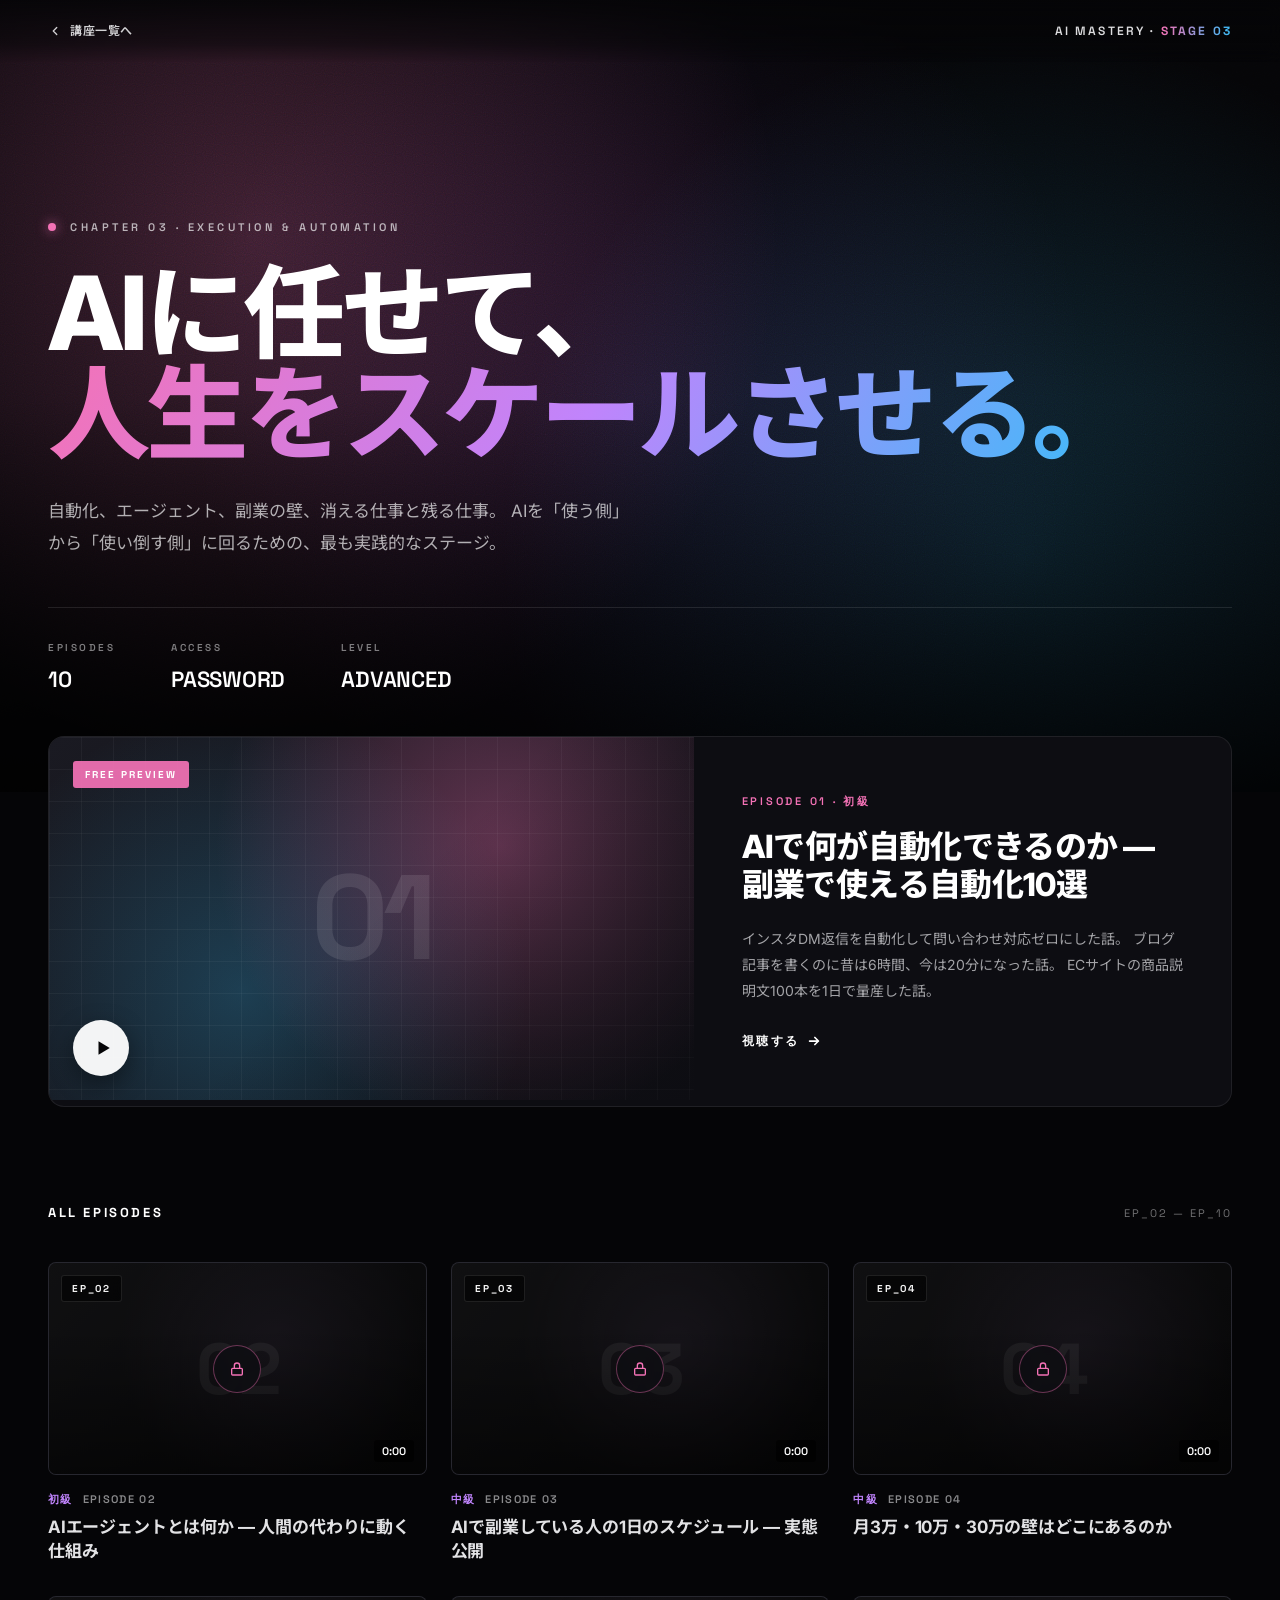
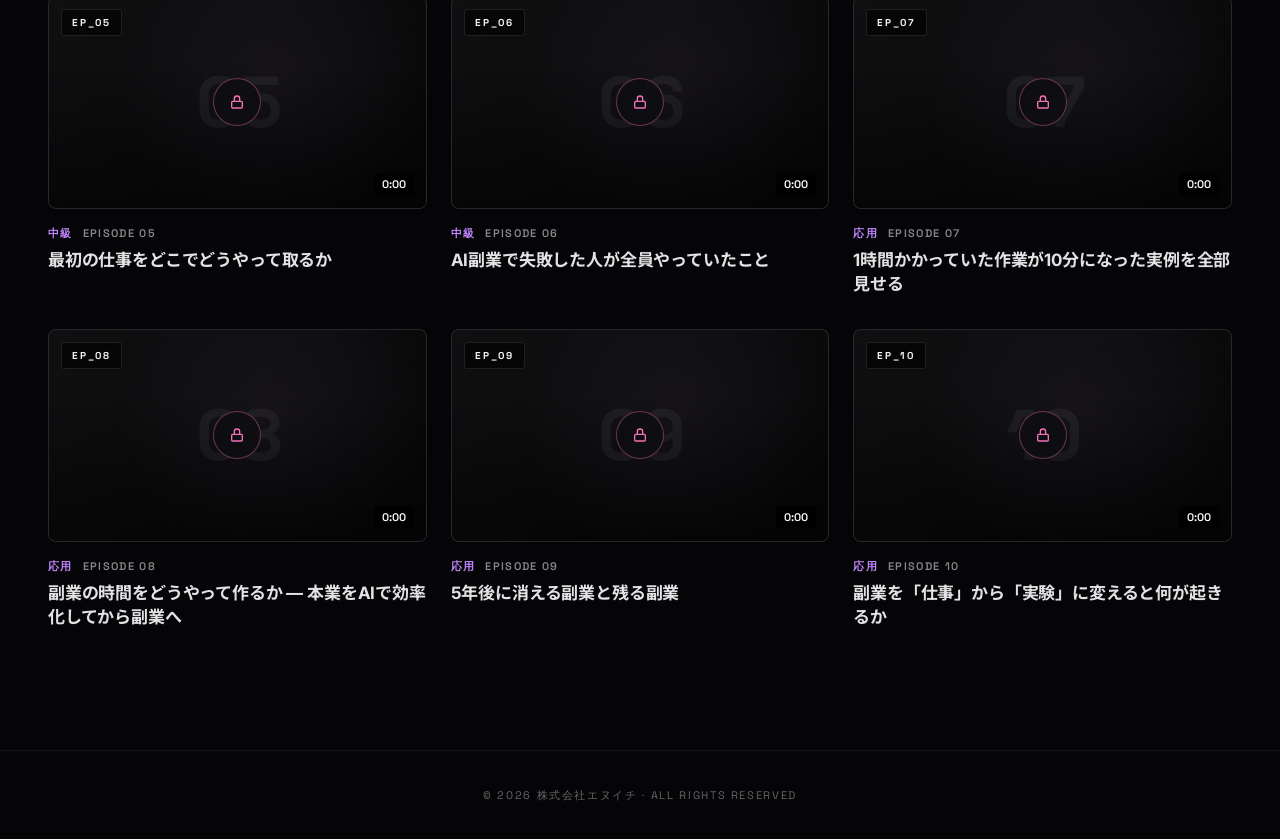
<file: stage/3/index.html>
<!DOCTYPE html>
<html lang="ja">
<head>
<meta charset="UTF-8">
<meta name="viewport" content="width=device-width, initial-scale=1.0">
<title>Stage 3 - Execution | AI Mastery</title>
<meta name="robots" content="noindex, nofollow">
<link rel="preconnect" href="https://fonts.googleapis.com">
<link rel="preconnect" href="https://fonts.gstatic.com" crossorigin>
<link href="https://fonts.googleapis.com/css2?family=Inter:wght@400;500;600;700;800;900&family=Noto+Sans+JP:wght@400;500;700;800;900&family=Space+Grotesk:wght@400;500;600;700&display=swap" rel="stylesheet">
<style>
  *, *::before, *::after { box-sizing: border-box; margin: 0; padding: 0; }
  html { -webkit-font-smoothing: antialiased; -moz-osx-font-smoothing: grayscale; }
  body {
    font-family: 'Inter', 'Noto Sans JP', sans-serif;
    background: #050507;
    color: #f5f5f7;
    min-height: 100vh;
    line-height: 1.5;
    overflow-x: hidden;
  }
  a { text-decoration: none; color: inherit; }

  /* Header */
  .stage-header {
    position: fixed; top: 0; left: 0; right: 0; z-index: 50;
    background: linear-gradient(180deg, rgba(5,5,7,0.9) 0%, rgba(5,5,7,0.5) 70%, transparent 100%);
    backdrop-filter: blur(8px);
  }
  .stage-header__inner {
    max-width: 1440px; margin: 0 auto;
    padding: 22px 48px;
    display: flex; align-items: center; justify-content: space-between;
  }
  .stage-header__back {
    display: inline-flex; align-items: center; gap: 8px;
    font-size: 12px; font-weight: 600;
    color: rgba(245,245,247,0.85);
    letter-spacing: 0.05em;
    transition: color 0.2s;
  }
  .stage-header__back:hover { color: #fff; }
  .stage-header__back svg { width: 14px; height: 14px; }
  .stage-header__brand {
    font-family: 'Space Grotesk', sans-serif;
    font-weight: 600; font-size: 12px;
    letter-spacing: 0.18em;
    color: rgba(245,245,247,0.9);
  }
  .stage-header__brand strong {
    background: linear-gradient(90deg, #f472b6, #38bdf8);
    -webkit-background-clip: text;
    background-clip: text;
    color: transparent;
    font-weight: 700;
  }

  /* Hero — full bleed cinematic */
  .hero {
    position: relative;
    min-height: 88vh;
    display: flex; align-items: flex-end;
    padding: 0 48px 96px;
    overflow: hidden;
  }
  @media (max-width: 720px) {
    .hero { min-height: 80vh; padding: 0 24px 56px; }
  }
  .hero__bg {
    position: absolute; inset: 0;
    background:
      radial-gradient(circle at 20% 30%, rgba(244,114,182,0.22) 0%, transparent 45%),
      radial-gradient(circle at 80% 70%, rgba(56,189,248,0.18) 0%, transparent 45%),
      radial-gradient(circle at 50% 50%, rgba(168,85,247,0.1) 0%, transparent 60%),
      #050507;
    z-index: -2;
  }
  .hero__bg::after {
    content: '';
    position: absolute; inset: 0;
    background:
      linear-gradient(180deg, transparent 50%, rgba(5,5,7,0.85) 100%),
      url("data:image/svg+xml,%3Csvg viewBox='0 0 200 200' xmlns='http://www.w3.org/2000/svg'%3E%3Cfilter id='n'%3E%3CfeTurbulence type='fractalNoise' baseFrequency='0.9'/%3E%3C/filter%3E%3Crect width='200' height='200' filter='url(%23n)' opacity='0.6'/%3E%3C/svg%3E");
    background-size: cover, 200px 200px;
    opacity: 1, 0.04;
    mix-blend-mode: overlay;
  }
  .hero__inner {
    max-width: 1440px;
    width: 100%;
    margin: 0 auto;
    position: relative;
    z-index: 1;
  }
  .hero__eyebrow {
    font-family: 'Space Grotesk', sans-serif;
    font-size: 11px; font-weight: 600;
    letter-spacing: 0.32em;
    color: rgba(245,245,247,0.7);
    margin-bottom: 28px;
    display: inline-flex; align-items: center; gap: 14px;
  }
  .hero__eyebrow::before {
    content: '';
    width: 8px; height: 8px;
    border-radius: 50%;
    background: #f472b6;
    box-shadow: 0 0 12px rgba(244,114,182,0.8);
  }
  .hero__title {
    font-size: clamp(3rem, 8vw, 6.4rem);
    font-weight: 800;
    letter-spacing: -0.035em;
    line-height: 0.98;
    margin-bottom: 32px;
    max-width: 1100px;
    color: #fff;
  }
  .hero__title em {
    font-style: normal;
    background: linear-gradient(120deg, #f472b6 0%, #c084fc 50%, #38bdf8 100%);
    -webkit-background-clip: text;
    background-clip: text;
    color: transparent;
  }
  .hero__lead {
    font-size: 17px;
    color: rgba(245,245,247,0.7);
    line-height: 1.85;
    max-width: 580px;
    margin-bottom: 48px;
  }
  .hero__meta {
    display: flex; gap: 56px;
    padding-top: 32px;
    border-top: 1px solid rgba(255,255,255,0.1);
    flex-wrap: wrap;
  }
  .hero__meta-item dt {
    font-family: 'Space Grotesk', sans-serif;
    font-size: 10px; font-weight: 600;
    letter-spacing: 0.25em;
    color: rgba(245,245,247,0.5);
    margin-bottom: 8px;
  }
  .hero__meta-item dd {
    font-family: 'Space Grotesk', sans-serif;
    font-size: 22px; font-weight: 600;
    color: #fff;
    letter-spacing: -0.01em;
  }

  /* Featured / first episode */
  .featured-wrap {
    max-width: 1440px;
    margin: -56px auto 0;
    padding: 0 48px;
    position: relative;
    z-index: 2;
  }
  @media (max-width: 720px) { .featured-wrap { padding: 0 24px; margin-top: -24px; } }
  .featured {
    display: grid;
    grid-template-columns: 1.2fr 1fr;
    gap: 0;
    border-radius: 16px;
    overflow: hidden;
    background: #0d0d12;
    border: 1px solid rgba(255,255,255,0.08);
    transition: all 0.4s ease;
    position: relative;
  }
  @media (max-width: 900px) {
    .featured { grid-template-columns: 1fr; }
  }
  .featured:hover {
    border-color: rgba(244,114,182,0.35);
    transform: translateY(-2px);
    box-shadow: 0 30px 60px rgba(244,114,182,0.15);
  }
  .featured__thumb {
    aspect-ratio: 16 / 9;
    position: relative;
    overflow: hidden;
    background: #1a1a22;
  }
  .featured__thumb-img {
    position: absolute; inset: 0;
    background-size: cover;
    background-position: center;
  }
  .featured__thumb-fallback {
    position: absolute; inset: 0;
    background:
      radial-gradient(circle at 70% 30%, rgba(244,114,182,0.35) 0%, transparent 55%),
      radial-gradient(circle at 30% 70%, rgba(56,189,248,0.25) 0%, transparent 55%),
      linear-gradient(135deg, #1a1a22 0%, #0d0d12 100%);
    display: flex; align-items: center; justify-content: center;
  }
  .featured__thumb-fallback::before {
    content: '';
    position: absolute; inset: 0;
    background-image:
      linear-gradient(rgba(255,255,255,0.04) 1px, transparent 1px),
      linear-gradient(90deg, rgba(255,255,255,0.04) 1px, transparent 1px);
    background-size: 32px 32px;
  }
  .featured__thumb-num {
    font-family: 'Space Grotesk', sans-serif;
    font-size: 120px;
    font-weight: 700;
    color: rgba(255,255,255,0.1);
    letter-spacing: -0.05em;
    line-height: 1;
    position: relative;
    z-index: 1;
  }
  .featured__thumb-overlay {
    position: absolute; inset: 0;
    background: linear-gradient(135deg, transparent 50%, rgba(13,13,18,0.5) 100%);
    z-index: 2;
  }
  .featured__play {
    position: absolute;
    bottom: 24px; left: 24px;
    width: 56px; height: 56px;
    background: rgba(255,255,255,0.95);
    border-radius: 50%;
    display: flex; align-items: center; justify-content: center;
    z-index: 3;
    box-shadow: 0 8px 24px rgba(0,0,0,0.4);
    transition: transform 0.3s;
  }
  .featured:hover .featured__play { transform: scale(1.08); }
  .featured__play svg { width: 18px; height: 18px; color: #050507; margin-left: 3px; }
  .featured__badge {
    position: absolute;
    top: 24px; left: 24px;
    z-index: 3;
    background: rgba(244,114,182,0.92);
    color: #fff;
    font-family: 'Space Grotesk', sans-serif;
    font-size: 10px;
    font-weight: 700;
    letter-spacing: 0.2em;
    padding: 6px 12px;
    border-radius: 3px;
    text-transform: uppercase;
  }
  .featured__body {
    padding: 56px 48px;
    display: flex; flex-direction: column; justify-content: center;
  }
  @media (max-width: 720px) { .featured__body { padding: 32px 24px; } }
  .featured__eyebrow {
    font-family: 'Space Grotesk', sans-serif;
    font-size: 11px; font-weight: 600;
    letter-spacing: 0.25em;
    color: #f472b6;
    margin-bottom: 18px;
    text-transform: uppercase;
  }
  .featured__title {
    font-size: 32px;
    font-weight: 800;
    line-height: 1.2;
    margin-bottom: 22px;
    color: #fff;
    letter-spacing: -0.02em;
  }
  @media (max-width: 720px) { .featured__title { font-size: 24px; } }
  .featured__desc {
    font-size: 14px;
    color: rgba(245,245,247,0.65);
    line-height: 1.85;
    margin-bottom: 28px;
  }
  .featured__cta {
    display: inline-flex; align-items: center; gap: 8px;
    color: #fff;
    font-family: 'Space Grotesk', sans-serif;
    font-size: 12px;
    font-weight: 600;
    letter-spacing: 0.2em;
    text-transform: uppercase;
  }
  .featured__cta svg { width: 14px; height: 14px; transition: transform 0.25s; }
  .featured:hover .featured__cta svg { transform: translateX(6px); }

  /* Grid */
  .courses {
    max-width: 1440px;
    margin: 0 auto;
    padding: 96px 48px 120px;
  }
  @media (max-width: 720px) { .courses { padding: 64px 24px 80px; } }
  .courses__head {
    display: flex; align-items: baseline; justify-content: space-between;
    margin-bottom: 40px;
  }
  .courses__head h2 {
    font-family: 'Space Grotesk', sans-serif;
    font-size: 13px; font-weight: 700;
    letter-spacing: 0.2em;
    color: #fff;
    text-transform: uppercase;
  }
  .courses__head span {
    font-family: 'Space Grotesk', sans-serif;
    font-size: 11px;
    color: rgba(245,245,247,0.45);
    letter-spacing: 0.18em;
  }
  .courses__grid {
    display: grid;
    grid-template-columns: repeat(3, 1fr);
    gap: 32px 24px;
  }
  @media (max-width: 1024px) {
    .courses__grid { grid-template-columns: repeat(2, 1fr); }
  }
  @media (max-width: 600px) {
    .courses__grid { grid-template-columns: 1fr; }
  }

  .episode {
    display: block;
    transition: transform 0.3s ease;
  }
  .episode:hover { transform: translateY(-4px); }
  .episode:hover .episode__title { color: #fff; }
  .episode:hover .episode__thumb-overlay { opacity: 0.4; }
  .episode:hover .episode__thumb-play { opacity: 1; transform: scale(1); }
  .episode.is-locked { cursor: not-allowed; }
  .episode.is-locked:hover { transform: none; }
  .episode.is-locked .episode__thumb-img,
  .episode.is-locked .episode__thumb-fallback { filter: grayscale(0.7) brightness(0.5); }
  .episode.is-locked:hover .episode__thumb-overlay { opacity: 0.7; }

  .episode__thumb {
    position: relative;
    aspect-ratio: 16 / 9;
    border-radius: 8px;
    overflow: hidden;
    background: #1a1a22;
    margin-bottom: 16px;
    border: 1px solid rgba(255,255,255,0.06);
  }
  .episode__thumb-img {
    position: absolute; inset: 0;
    background-size: cover;
    background-position: center;
  }
  .episode__thumb-fallback {
    position: absolute; inset: 0;
    background:
      radial-gradient(circle at 60% 40%, rgba(168,85,247,0.2) 0%, transparent 60%),
      linear-gradient(135deg, #1f1f2a 0%, #0d0d12 100%);
    display: flex; align-items: center; justify-content: center;
  }
  .episode__thumb-fallback-num {
    font-family: 'Space Grotesk', sans-serif;
    font-size: 72px;
    font-weight: 700;
    color: rgba(255,255,255,0.12);
    letter-spacing: -0.05em;
    line-height: 1;
  }
  .episode__thumb-overlay {
    position: absolute; inset: 0;
    background: linear-gradient(180deg, transparent 30%, rgba(0,0,0,0.6) 100%);
    z-index: 2;
    opacity: 0.8;
    transition: opacity 0.3s;
  }
  .episode__thumb-num {
    position: absolute;
    top: 12px; left: 12px;
    z-index: 3;
    font-family: 'Space Grotesk', sans-serif;
    font-size: 10px;
    font-weight: 700;
    letter-spacing: 0.18em;
    color: rgba(255,255,255,0.95);
    background: rgba(0,0,0,0.55);
    backdrop-filter: blur(8px);
    padding: 5px 10px;
    border-radius: 3px;
    border: 1px solid rgba(255,255,255,0.1);
  }
  .episode__thumb-duration {
    position: absolute;
    bottom: 12px; right: 12px;
    z-index: 3;
    font-family: 'Space Grotesk', sans-serif;
    font-size: 11px;
    font-weight: 600;
    color: #fff;
    background: rgba(0,0,0,0.7);
    padding: 3px 8px;
    border-radius: 3px;
  }
  .episode__thumb-play {
    position: absolute;
    bottom: 12px; left: 12px;
    z-index: 3;
    width: 36px; height: 36px;
    background: rgba(255,255,255,0.95);
    border-radius: 50%;
    display: flex; align-items: center; justify-content: center;
    opacity: 0;
    transform: scale(0.8);
    transition: all 0.3s;
  }
  .episode__thumb-play svg { width: 12px; height: 12px; color: #050507; margin-left: 1.5px; }
  .episode__thumb-lock {
    position: absolute; inset: 0;
    z-index: 4;
    display: flex; align-items: center; justify-content: center;
  }
  .episode__thumb-lock-circle {
    width: 48px; height: 48px;
    background: rgba(13,13,18,0.85);
    backdrop-filter: blur(8px);
    border: 1px solid rgba(244,114,182,0.4);
    border-radius: 50%;
    display: flex; align-items: center; justify-content: center;
  }
  .episode__thumb-lock-circle svg { width: 16px; height: 16px; color: #f472b6; }

  .episode__meta {
    display: flex; align-items: center; gap: 10px;
    font-family: 'Space Grotesk', sans-serif;
    font-size: 11px;
    font-weight: 600;
    letter-spacing: 0.12em;
    color: rgba(245,245,247,0.55);
    margin-bottom: 8px;
    text-transform: uppercase;
  }
  .episode__level { color: #c084fc; }
  .episode__title {
    font-size: 17px;
    font-weight: 700;
    line-height: 1.4;
    color: rgba(245,245,247,0.92);
    transition: color 0.2s;
    letter-spacing: -0.01em;
    display: -webkit-box;
    -webkit-line-clamp: 2;
    -webkit-box-orient: vertical;
    overflow: hidden;
  }

  /* Footer */
  .footer {
    border-top: 1px solid rgba(255,255,255,0.06);
    padding: 36px 48px;
    text-align: center;
    font-family: 'Space Grotesk', sans-serif;
    font-size: 11px;
    color: rgba(245,245,247,0.4);
    letter-spacing: 0.15em;
  }
</style>
</head>
<body>

<header class="stage-header">
  <div class="stage-header__inner">
    <a href="../../index.html" class="stage-header__back">
      <svg viewBox="0 0 16 16" fill="none" stroke="currentColor" stroke-width="1.5"><path d="M10 12L6 8l4-4" stroke-linecap="round" stroke-linejoin="round"/></svg>
      講座一覧へ
    </a>
    <span class="stage-header__brand">AI MASTERY · <strong>STAGE 03</strong></span>
  </div>
</header>

<section class="hero">
  <div class="hero__bg"></div>
  <div class="hero__inner">
    <div class="hero__eyebrow">CHAPTER 03 · EXECUTION &amp; AUTOMATION</div>
    <h1 class="hero__title">AIに任せて、<br><em>人生をスケールさせる。</em></h1>
    <p class="hero__lead">
      自動化、エージェント、副業の壁、消える仕事と残る仕事。
      AIを「使う側」から「使い倒す側」に回るための、最も実践的なステージ。
    </p>
    <dl class="hero__meta">
      <div class="hero__meta-item"><dt>EPISODES</dt><dd>10</dd></div>
      <div class="hero__meta-item"><dt>ACCESS</dt><dd>PASSWORD</dd></div>
      <div class="hero__meta-item"><dt>LEVEL</dt><dd>ADVANCED</dd></div>
    </dl>
  </div>
</section>

<div class="featured-wrap">
  <div id="featured-slot"></div>
</div>

<section class="courses">
  <div class="courses__head">
    <h2>All Episodes</h2>
    <span>EP_02 — EP_10</span>
  </div>
  <div class="courses__grid" id="grid-slot"></div>
</section>

<footer class="footer">
  &copy; 2026 株式会社エヌイチ · ALL RIGHTS RESERVED
</footer>

<script src="../../js/courses-data.js?v=1"></script>
<script src="../../js/unlock.js?v=3"></script>
<script>
  (function() {
    const stage = '3'
    const courses = (typeof COURSES !== 'undefined') ? COURSES[stage] : []
    const unlocked = isStageUnlocked(stage)
    const featuredSlot = document.getElementById('featured-slot')
    const gridSlot = document.getElementById('grid-slot')
    if (!courses.length) return

    const featured = courses[0]
    const rest = courses.slice(1)

    // Featured (first episode)
    {
      const num = String(featured.no).padStart(2, '0')
      const locked = isCourseLocked(stage, featured.no) && !unlocked
      const wrap = locked
        ? ['<div class="featured" style="cursor:not-allowed">', '</div>']
        : [`<a href="../../course/index.html?stage=${stage}&no=${featured.no}" class="featured">`, '</a>']
      const thumbContent = featured.thumb
        ? `<div class="featured__thumb-img" style="background-image:url('${featured.thumb}')"></div>`
        : `<div class="featured__thumb-fallback"><span class="featured__thumb-num">${num}</span></div>`

      featuredSlot.innerHTML = wrap[0] + `
        <div class="featured__thumb">
          ${thumbContent}
          <div class="featured__thumb-overlay"></div>
          <span class="featured__badge">FREE PREVIEW</span>
          <div class="featured__play"><svg viewBox="0 0 16 16" fill="currentColor"><path d="M4 2v12l10-6z"/></svg></div>
        </div>
        <div class="featured__body">
          <div class="featured__eyebrow">EPISODE 01 · ${escapeHtml(featured.level)}</div>
          <h2 class="featured__title">${escapeHtml(featured.title)}</h2>
          <p class="featured__desc">${escapeHtml(featured.topics.slice(0, 3).join('。 '))}。</p>
          <span class="featured__cta">
            視聴する
            <svg viewBox="0 0 16 16" fill="none" stroke="currentColor" stroke-width="2"><path d="M3 8h10M9 4l4 4-4 4" stroke-linecap="round" stroke-linejoin="round"/></svg>
          </span>
        </div>
      ` + wrap[1]
    }

    // Grid (rest)
    gridSlot.innerHTML = rest.map((c) => {
      const num = String(c.no).padStart(2, '0')
      const locked = isCourseLocked(stage, c.no) && !unlocked
      const wrap = locked
        ? ['<div class="episode is-locked">', '</div>']
        : [`<a href="../../course/index.html?stage=${stage}&no=${c.no}" class="episode">`, '</a>']
      const thumbContent = c.thumb
        ? `<div class="episode__thumb-img" style="background-image:url('${c.thumb}')"></div>`
        : `<div class="episode__thumb-fallback"><span class="episode__thumb-fallback-num">${num}</span></div>`
      const lockMark = locked
        ? `<div class="episode__thumb-lock"><div class="episode__thumb-lock-circle"><svg viewBox="0 0 24 24" fill="none" stroke="currentColor" stroke-width="2"><rect x="4" y="11" width="16" height="10" rx="1.5"/><path d="M8 11V7a4 4 0 018 0v4"/></svg></div></div>`
        : `<div class="episode__thumb-play"><svg viewBox="0 0 16 16" fill="currentColor"><path d="M4 2v12l10-6z"/></svg></div>`

      return wrap[0] + `
        <div class="episode__thumb">
          ${thumbContent}
          <div class="episode__thumb-overlay"></div>
          <span class="episode__thumb-num">EP_${num}</span>
          <span class="episode__thumb-duration">0:00</span>
          ${lockMark}
        </div>
        <div class="episode__meta">
          <span class="episode__level">${escapeHtml(c.level)}</span>
          <span>EPISODE ${num}</span>
        </div>
        <h3 class="episode__title">${escapeHtml(c.title)}</h3>
      ` + wrap[1]
    }).join('')

    function escapeHtml(s) {
      return String(s).replace(/&/g,'&amp;').replace(/</g,'&lt;').replace(/>/g,'&gt;').replace(/"/g,'&quot;')
    }
  })()
</script>
</body>
</html>
</file>
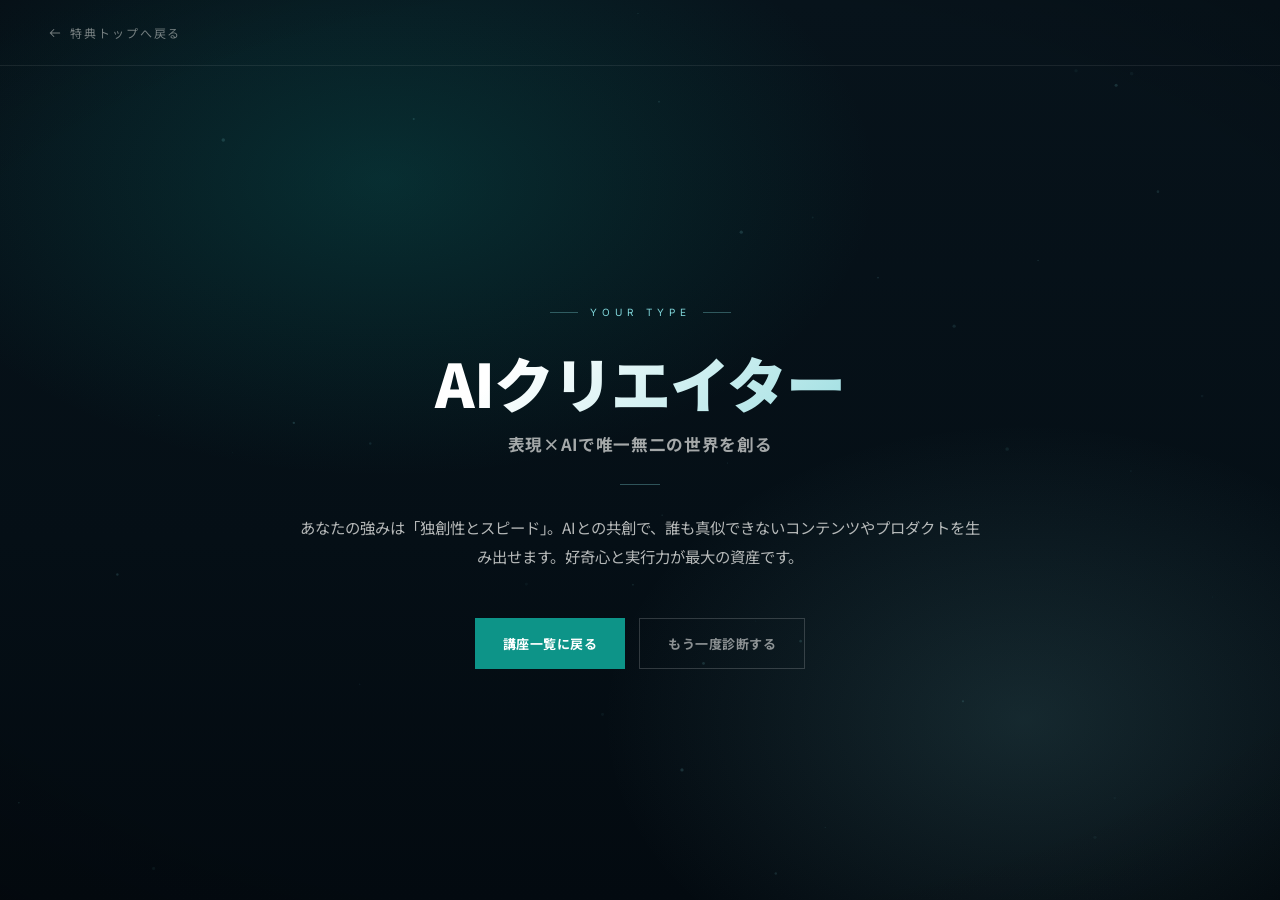
<file: quiz/result.html>
<!DOCTYPE html>
<html lang="ja">
<head>
<meta charset="UTF-8">
<meta name="viewport" content="width=device-width, initial-scale=1.0">
<meta name="robots" content="noindex, nofollow">
<title>診断結果 | AI Mastery 特典</title>
<link rel="preconnect" href="https://fonts.googleapis.com">
<link rel="preconnect" href="https://fonts.gstatic.com" crossorigin>
<link href="https://fonts.googleapis.com/css2?family=Inter:wght@400;500;600;700;800;900&family=Noto+Sans+JP:wght@400;500;700;800;900&display=swap" rel="stylesheet">
<link rel="stylesheet" href="../css/quiz.css">
</head>
<body class="quiz-result-page">

<div class="quiz-bg" aria-hidden="true">
  <canvas class="quiz-bg__canvas" id="result-canvas"></canvas>
  <div class="quiz-bg__vignette"></div>
</div>

<div class="result-page">
  <header class="result-page__header">
    <a class="result-page__back" href="../index.html">
      <svg viewBox="0 0 24 24" width="14" height="14" fill="none" stroke="currentColor" stroke-width="1.8" stroke-linecap="round"><path d="M20 12H4M10 18l-6-6 6-6"/></svg>
      <span>特典トップへ戻る</span>
    </a>
  </header>
  <div class="result-page__body">
    <div class="result-card" id="result-card">
      <div class="result-card__badge">Your Type</div>
      <p class="result-card__name" id="result-name">--</p>
      <p class="result-card__headline" id="result-headline">--</p>
      <div class="result-card__divider"></div>
      <p class="result-card__desc" id="result-desc">--</p>
      <div class="result-card__actions">
        <a href="../index.html" class="result-btn result-btn--primary">講座一覧に戻る</a>
        <a href="index.html" class="result-btn result-btn--ghost">もう一度診断する</a>
      </div>
    </div>
  </div>
</div>

<script>
(function () {
  const TYPES = {
    writer: {
      name: "ライティング職人",
      headline: "言葉でAI時代を切り拓くプロ",
      desc: "あなたの強みは「言語化力」。AIをパートナーに、文章・コピー・コンテンツで圧倒的な価値を生み出せます。言葉は最強の武器。AIと組み合わせることで、あなたの表現力はさらに輝きます。",
    },
    sns: {
      name: "SNS運用プロデューサー",
      headline: "影響力を数字に変える戦略家",
      desc: "あなたの強みは「発信力と巻き込み力」。AIでコンテンツを量産しながら、フォロワーをファンに変える仕組みを設計できます。バズを作るだけでなく、それを収益に変える視点も持っています。",
    },
    strategist: {
      name: "AIビジネス戦略家",
      headline: "数字と構造でゲームを支配する",
      desc: "あなたの強みは「全体俯瞰力と論理思考」。AIをフル活用して、誰も見えていない勝ち筋を設計できる人材です。感情ではなくデータで動き、長期で圧倒的な成果を積み上げます。",
    },
    creator: {
      name: "AIクリエイター",
      headline: "表現×AIで唯一無二の世界を創る",
      desc: "あなたの強みは「独創性とスピード」。AIとの共創で、誰も真似できないコンテンツやプロダクトを生み出せます。好奇心と実行力が最大の資産です。",
    },
    efficiency: {
      name: "効率化マニア",
      headline: "作業時間ゼロを目指す自動化の達人",
      desc: "あなたの強みは「仕組み化思考」。AIで業務を自動化し、本当に大切なことに集中できる環境を作れます。「手を動かさずに結果を出す」ことへの情熱が誰よりも強いタイプです。",
    },
    researcher: {
      name: "リサーチャー",
      headline: "深掘りと分析でインサイトを生む",
      desc: "あなたの強みは「探究心と分析力」。AIと組み合わせることで、誰よりも深い洞察を素早く導き出せます。「なぜ？」を問い続ける姿勢が、差別化の源泉になります。",
    },
    evangelist: {
      name: "AI伝道師",
      headline: "教えることで自分も成長するリーダー",
      desc: "あなたの強みは「共感力と伝達力」。AI知識を人に教えながら、自分のブランドと影響力を築けます。「わかりやすく伝える」能力は、AI時代に最も求められるスキルの一つです。",
    },
    builder: {
      name: "プロダクトビルダー",
      headline: "ゼロからサービスを生み出す設計者",
      desc: "あなたの強みは「構築力と実行力」。AIを使ってプロダクトやサービスを自ら作り上げる力を持っています。アイデアを形にするスピードと、完成まで諦めない粘り強さが武器です。",
    },
  };

  const params = new URLSearchParams(window.location.search);
  let typeKey = params.get("type");
  if (!typeKey || !TYPES[typeKey]) {
    try {
      const saved = JSON.parse(localStorage.getItem("n1ai.diagnosis") || "{}");
      typeKey = saved.type || "creator";
    } catch (e) { typeKey = "creator"; }
  }
  if (!TYPES[typeKey]) typeKey = "creator";

  const t = TYPES[typeKey];
  document.querySelector("#result-name").textContent = t.name;
  document.querySelector("#result-headline").textContent = t.headline;
  document.querySelector("#result-desc").textContent = t.desc;
  document.title = `${t.name} | AI Mastery 特典`;

  // Ambient canvas
  const canvas = document.getElementById("result-canvas");
  if (canvas && !window.matchMedia("(prefers-reduced-motion: reduce)").matches) {
    const ctx = canvas.getContext("2d");
    const dpr = Math.min(window.devicePixelRatio || 1, 2);
    let w, h, particles;
    const resize = () => {
      w = canvas.clientWidth; h = canvas.clientHeight;
      canvas.width = w * dpr; canvas.height = h * dpr;
      ctx.setTransform(dpr, 0, 0, dpr, 0, 0);
    };
    const spawn = () => {
      const count = Math.min(80, Math.floor((w * h) / 28000));
      particles = new Array(count).fill(0).map(() => ({
        x: Math.random() * w, y: Math.random() * h,
        vx: (Math.random() - 0.5) * 0.1,
        vy: (Math.random() - 0.5) * 0.1 + 0.03,
        r: 0.5 + Math.random() * 1.4,
        a: 0.04 + Math.random() * 0.14,
      }));
    };
    resize(); spawn();
    window.addEventListener("resize", () => { resize(); spawn(); });
    const tick = () => {
      ctx.clearRect(0, 0, w, h);
      for (const p of particles) {
        p.x += p.vx; p.y += p.vy;
        if (p.y > h + 4) { p.y = -4; p.x = Math.random() * w; }
        if (p.x < -4) p.x = w + 4;
        if (p.x > w + 4) p.x = -4;
        ctx.beginPath();
        ctx.fillStyle = `rgba(127,212,216,${p.a})`;
        ctx.arc(p.x, p.y, p.r, 0, Math.PI * 2);
        ctx.fill();
      }
      requestAnimationFrame(tick);
    };
    requestAnimationFrame(tick);
  }

  // Entrance animation
  const card = document.getElementById("result-card");
  card.style.opacity = "0";
  card.style.transform = "translateY(24px)";
  setTimeout(() => {
    card.style.transition = "opacity 700ms cubic-bezier(0.16,1,0.3,1), transform 700ms cubic-bezier(0.16,1,0.3,1)";
    card.style.opacity = "1";
    card.style.transform = "translateY(0)";
  }, 80);
})();
</script>

</body>
</html>
</file>
<file: css/style.css>
/* style.css */

/* ===========================
   Design Tokens
=========================== */
:root {
  --color-bg: #f5f5f5;
  --color-surface: #ffffff;
  --color-border: #e8e8e8;

  --color-text: #1a1a1a;
  --color-text-muted: #666666;
  --color-text-light: #999999;

  --color-primary: #0d9488;
  --color-primary-dark: #0a7a71;
  --color-primary-light: #14b8a6;
  --color-primary-bg: #f0fdfb;

  --color-locked: #aaaaaa;
  --color-locked-bg: #f0f0f0;

  --font-sans: 'Inter', 'Noto Sans JP', sans-serif;

  --radius-sm: 4px;
  --radius-md: 8px;
  --radius-lg: 12px;
  --radius-full: 100px;

  --shadow-sm: 0 1px 4px rgba(0,0,0,0.08);
  --shadow-md: 0 4px 16px rgba(0,0,0,0.1);

  --transition: 0.2s ease;

  --sidebar-width: 260px;
  --header-height: 56px;
}

/* ===========================
   Reset
=========================== */
*, *::before, *::after { box-sizing: border-box; margin: 0; padding: 0; }
html { font-size: 16px; scroll-behavior: smooth; }
body {
  background: var(--color-bg);
  color: var(--color-text);
  font-family: var(--font-sans);
  line-height: 1.6;
  -webkit-font-smoothing: antialiased;
}
a { color: inherit; text-decoration: none; }
img { max-width: 100%; display: block; }

/* ===========================
   Header
=========================== */
.header {
  position: fixed;
  top: 0; left: 0; right: 0;
  z-index: 200;
  height: var(--header-height);
  background: #fff;
  border-bottom: 1px solid var(--color-border);
  display: flex;
  align-items: center;
}
.header__inner {
  width: 100%;
  padding: 0 24px;
  display: flex;
  align-items: center;
  justify-content: space-between;
  gap: 16px;
}
.header__logo {
  font-size: 15px;
  font-weight: 700;
  color: var(--color-text);
  display: flex;
  align-items: center;
  gap: 8px;
}
.header__logo-img {
  height: 32px;
  width: auto;
  display: block;
}
.header__cta {
  font-size: 13px;
  font-weight: 600;
  color: #fff;
  background: var(--color-primary);
  border-radius: var(--radius-full);
  padding: 8px 20px;
  transition: background var(--transition);
  white-space: nowrap;
}
.header__cta:hover { background: var(--color-primary-dark); }

/* ===========================
   Hero
=========================== */
.hero {
  position: relative;
  background: url('../assets/images/PH018.jpg') 92% 20% / 150% auto no-repeat;
  min-height: 85vh;
  display: flex;
  align-items: center;
  justify-content: center;
  padding: 120px 24px 80px;
  margin-top: var(--header-height);
  border-bottom: none;
  overflow: hidden;
}
.hero__video {
  position: absolute;
  inset: 0;
  width: 100%;
  height: 100%;
  object-fit: cover;
  z-index: 0;
}
.hero__overlay {
  position: absolute;
  inset: 0;
  background: linear-gradient(160deg, rgba(0,25,45,0.82) 0%, rgba(0,35,55,0.68) 55%, rgba(0,20,40,0.25) 100%);
  z-index: 1;
}
.hero__content {
  position: relative;
  z-index: 2;
  text-align: center;
  max-width: 680px;
  margin: 0 auto;
}
.hero__badge {
  display: inline-block;
  font-size: 11px;
  font-weight: 700;
  letter-spacing: 0.1em;
  text-transform: uppercase;
  color: rgba(255,255,255,0.92);
  background: rgba(127,212,216,0.15);
  border: 1px solid rgba(127,212,216,0.5);
  border-radius: var(--radius-full);
  padding: 5px 14px;
  margin-bottom: 20px;
}
.hero__title {
  font-size: clamp(2rem, 5vw, 3.4rem);
  font-weight: 800;
  letter-spacing: -0.03em;
  line-height: 1.2;
  margin-bottom: 20px;
  color: #fff;
}
.hero__title em {
  font-style: normal;
  color: #7FD4D8;
}
.hero__subtitle {
  font-size: 1rem;
  color: rgba(255,255,255,0.82);
  line-height: 1.8;
  max-width: 480px;
  margin: 0 auto 36px;
}
.btn--ghost {
  border: 2px solid rgba(255,255,255,0.55);
  color: #fff;
  background: transparent;
}
.btn--ghost:hover {
  background: rgba(255,255,255,0.12);
  border-color: rgba(255,255,255,0.8);
}
.hero__actions {
  display: flex;
  justify-content: center;
  gap: 12px;
  flex-wrap: wrap;
}

/* ===========================
   Buttons
=========================== */
.btn {
  display: inline-flex;
  align-items: center;
  gap: 6px;
  font-size: 14px;
  font-weight: 700;
  border-radius: var(--radius-md);
  padding: 12px 28px;
  cursor: pointer;
  border: none;
  transition: all var(--transition);
  font-family: var(--font-sans);
  white-space: nowrap;
}
.btn--primary {
  background: var(--color-primary);
  color: #fff;
}
.btn--primary:hover { background: var(--color-primary-dark); }
.btn--outline {
  background: #fff;
  color: var(--color-primary);
  border: 1.5px solid var(--color-primary);
}
.btn--outline:hover { background: var(--color-primary-bg); }

/* ===========================
   Page body layout
=========================== */
.page-body {
  display: grid;
  grid-template-columns: var(--sidebar-width) 1fr;
  align-items: start;
  max-width: 1280px;
  margin: 0 auto;
  padding: 32px 24px;
  gap: 24px;
}

/* ===========================
   Sidebar
=========================== */
.sidebar {
  position: sticky;
  top: calc(var(--header-height) + 24px);
  display: flex;
  flex-direction: column;
  gap: 16px;
}
.sidebar-banner {
  display: block;
  border-radius: 12px;
  overflow: hidden;
  line-height: 0;
  box-shadow: 0 2px 12px rgba(0,0,0,0.10);
  transition: transform 0.2s ease, box-shadow 0.2s ease;
  /* clip bottom ~10% to hide CTA button */
  clip-path: inset(0 0 10% 0 round 12px);
}
.sidebar-banner--full {
  clip-path: none;
  border-radius: 12px;
}
.sidebar-banner:hover {
  transform: translateY(-2px);
  box-shadow: 0 6px 20px rgba(0,0,0,0.15);
}
.sidebar-banner img {
  width: 100%;
  display: block;
}

.sidebar-card {
  background: #fff;
  border: 1px solid var(--color-border);
  border-radius: var(--radius-lg);
  overflow: hidden;
}
.sidebar-card__thumb {
  aspect-ratio: 16/9;
  background: var(--color-locked-bg);
  display: flex;
  align-items: center;
  justify-content: center;
  color: var(--color-text-light);
  font-size: 12px;
  position: relative;
}
.sidebar-card__thumb-label {
  position: absolute;
  top: 8px; left: 8px;
  font-size: 10px;
  font-weight: 700;
  letter-spacing: 0.06em;
  text-transform: uppercase;
  background: var(--color-primary);
  color: #fff;
  border-radius: var(--radius-full);
  padding: 3px 8px;
}
.sidebar-card__body {
  padding: 14px 16px 16px;
}
.sidebar-card__label {
  font-size: 10px;
  font-weight: 700;
  letter-spacing: 0.08em;
  text-transform: uppercase;
  color: var(--color-primary);
  margin-bottom: 6px;
}
.sidebar-card__title {
  font-size: 14px;
  font-weight: 700;
  line-height: 1.4;
  margin-bottom: 10px;
}
.sidebar-card__desc {
  font-size: 12px;
  color: var(--color-text-muted);
  line-height: 1.6;
  margin-bottom: 12px;
}
.sidebar-card .btn {
  width: 100%;
  justify-content: center;
  padding: 10px;
  font-size: 13px;
}

/* ===========================
   Main content
=========================== */
.main-content {
  display: flex;
  flex-direction: column;
  gap: 40px;
  min-width: 0;
}

/* ===========================
   Course Row (horizontal scroll)
=========================== */
.course-row {}
.course-row__head {
  display: flex;
  align-items: center;
  justify-content: space-between;
  margin-bottom: 14px;
}
.course-row__title {
  font-size: 18px;
  font-weight: 800;
  letter-spacing: -0.02em;
}
.course-row__more {
  font-size: 13px;
  font-weight: 600;
  color: var(--color-primary);
  display: flex;
  align-items: center;
  gap: 4px;
  transition: gap var(--transition);
}
.course-row__more:hover { gap: 8px; }

.course-scroll {
  display: flex;
  gap: 14px;
  overflow-x: auto;
  padding-bottom: 8px;
  scrollbar-width: thin;
  scrollbar-color: var(--color-border) transparent;
  scroll-snap-type: x mandatory;
}
.course-scroll::-webkit-scrollbar { height: 4px; }
.course-scroll::-webkit-scrollbar-track { background: transparent; }
.course-scroll::-webkit-scrollbar-thumb {
  background: var(--color-border);
  border-radius: 2px;
}

/* ===========================
   Course Card
=========================== */
.course-card {
  flex: 0 0 220px;
  background: #fff;
  border-radius: var(--radius-md);
  overflow: hidden;
  border: 1px solid var(--color-border);
  transition: transform var(--transition), box-shadow var(--transition);
  scroll-snap-align: start;
  cursor: pointer;
  display: block;
}
.course-card:hover {
  transform: translateY(-3px);
  box-shadow: var(--shadow-md);
}
.course-card--locked {
  cursor: default;
  opacity: 0.65;
}
.course-card--locked:hover {
  transform: none;
  box-shadow: none;
}

.course-card__thumb {
  position: relative;
  aspect-ratio: 16/9;
  background: var(--color-locked-bg);
  display: flex;
  align-items: center;
  justify-content: center;
  overflow: hidden;
}
.course-card__thumb img {
  width: 100%; height: 100%;
  object-fit: cover;
  position: absolute; inset: 0;
}
.course-card__thumb-placeholder {
  width: 100%; height: 100%;
  background: linear-gradient(135deg, #e8e8e8 25%, #d8d8d8 100%);
}

.course-card__duration {
  position: absolute;
  bottom: 6px; right: 6px;
  font-size: 10px;
  font-weight: 700;
  background: rgba(0,0,0,0.7);
  color: #fff;
  border-radius: 3px;
  padding: 2px 6px;
}
.course-card__free-badge {
  position: absolute;
  top: 6px; left: 6px;
  font-size: 10px;
  font-weight: 700;
  background: var(--color-primary);
  color: #fff;
  border-radius: 3px;
  padding: 2px 7px;
}
.course-card__lock-icon {
  position: absolute;
  top: 6px; right: 6px;
  width: 24px; height: 24px;
  background: rgba(0,0,0,0.45);
  border-radius: 50%;
  display: flex;
  align-items: center;
  justify-content: center;
}
.course-card__lock-icon svg { width: 12px; height: 12px; color: #fff; }

.course-card__body {
  padding: 10px 12px 12px;
}
.course-card__title {
  font-size: 13px;
  font-weight: 700;
  line-height: 1.45;
  margin-bottom: 8px;
  display: -webkit-box;
  -webkit-line-clamp: 2;
  -webkit-box-orient: vertical;
  overflow: hidden;
}
.course-card__meta {
  display: flex;
  align-items: center;
  gap: 6px;
  flex-wrap: wrap;
}
.course-card__tag {
  font-size: 10px;
  font-weight: 600;
  color: var(--color-text-muted);
  background: var(--color-bg);
  border: 1px solid var(--color-border);
  border-radius: 3px;
  padding: 2px 7px;
}

/* ===========================
   Unlock Banner
=========================== */
.unlock-banner {
  background: var(--color-primary-bg);
  border: 1px solid #b2dfdb;
  border-radius: var(--radius-lg);
  padding: 24px 28px;
  display: flex;
  align-items: center;
  justify-content: space-between;
  gap: 20px;
}
.unlock-banner__text {}
.unlock-banner__title {
  font-size: 15px;
  font-weight: 700;
  margin-bottom: 4px;
}
.unlock-banner__desc {
  font-size: 13px;
  color: var(--color-text-muted);
}

/* ===========================
   Unlock Modal
=========================== */
.modal-overlay {
  position: fixed;
  inset: 0;
  z-index: 500;
  background: rgba(0,0,0,0.45);
  display: flex;
  align-items: center;
  justify-content: center;
  padding: 24px;
  opacity: 0;
  pointer-events: none;
  transition: opacity 0.2s ease;
}
.modal-overlay.is-open {
  opacity: 1;
  pointer-events: auto;
}
.modal {
  background: #fff;
  border-radius: var(--radius-lg);
  padding: 36px;
  width: 100%;
  max-width: 420px;
  box-shadow: var(--shadow-md);
  position: relative;
}
.modal__title { font-size: 1.15rem; font-weight: 800; margin-bottom: 8px; }
.modal__desc { font-size: 13px; color: var(--color-text-muted); margin-bottom: 24px; line-height: 1.6; }
.modal__input {
  width: 100%;
  border: 1.5px solid var(--color-border);
  border-radius: var(--radius-md);
  padding: 12px 14px;
  font-size: 15px;
  font-family: var(--font-sans);
  outline: none;
  margin-bottom: 10px;
  transition: border-color var(--transition);
}
.modal__input:focus { border-color: var(--color-primary); }
.modal__input.is-error { border-color: #ef4444; }
.modal__error { font-size: 12px; color: #ef4444; margin-bottom: 10px; display: none; }
.modal__error.is-visible { display: block; }
.modal__actions { display: flex; gap: 10px; }
.modal__close {
  position: absolute; top: 14px; right: 16px;
  background: none; border: none;
  font-size: 20px; color: var(--color-text-muted);
  cursor: pointer; line-height: 1; padding: 4px;
}

/* ===========================
   Course Detail Page
=========================== */
.detail-header {
  position: fixed;
  top: 0; left: 0; right: 0;
  z-index: 200;
  height: var(--header-height);
  background: #fff;
  border-bottom: 1px solid var(--color-border);
  display: flex;
  align-items: center;
  padding: 0 24px;
  gap: 16px;
}
.detail-header__back {
  display: flex;
  align-items: center;
  gap: 6px;
  font-size: 13px;
  font-weight: 600;
  color: var(--color-text-muted);
  transition: color var(--transition);
}
.detail-header__back:hover { color: var(--color-primary); }
.detail-header__back svg { width: 16px; height: 16px; }
.detail-header__title {
  font-size: 14px;
  font-weight: 700;
  flex: 1;
  overflow: hidden;
  white-space: nowrap;
  text-overflow: ellipsis;
}

.detail-main {
  margin-top: var(--header-height);
  max-width: 1000px;
  margin-left: auto;
  margin-right: auto;
  padding: 40px 24px 80px;
  display: grid;
  grid-template-columns: 1fr 300px;
  gap: 32px;
  align-items: start;
}

/* video player */
.video-player-wrap {
  background: #f0f0f0;
  border-radius: var(--radius-lg);
  aspect-ratio: 16/9;
  display: flex;
  align-items: center;
  justify-content: center;
  position: relative;
  overflow: hidden;
  margin-bottom: 24px;
}
.video-player-wrap iframe {
  position: absolute; inset: 0;
  width: 100%; height: 100%;
  border: none;
}
.video-placeholder-inner {
  display: flex;
  flex-direction: column;
  align-items: center;
  gap: 12px;
  color: var(--color-text-light);
}
.video-placeholder-inner svg { width: 48px; height: 48px; opacity: 0.3; }
.video-placeholder-inner p { font-size: 13px; }

.course-info__category {
  font-size: 11px;
  font-weight: 700;
  letter-spacing: 0.08em;
  text-transform: uppercase;
  color: var(--color-primary);
  margin-bottom: 8px;
}
.course-info__title {
  font-size: 1.5rem;
  font-weight: 800;
  letter-spacing: -0.02em;
  line-height: 1.3;
  margin-bottom: 12px;
}
.course-info__meta {
  display: flex;
  gap: 16px;
  font-size: 13px;
  color: var(--color-text-muted);
  margin-bottom: 20px;
}
.course-info__desc {
  font-size: 14px;
  line-height: 1.85;
  color: var(--color-text);
}

/* detail sidebar */
.detail-sidebar {
  position: sticky;
  top: calc(var(--header-height) + 24px);
}
.detail-sidebar__title {
  font-size: 14px;
  font-weight: 700;
  margin-bottom: 14px;
}
.detail-playlist {
  display: flex;
  flex-direction: column;
  gap: 2px;
}
.playlist-item {
  display: flex;
  align-items: center;
  gap: 10px;
  padding: 10px 12px;
  border-radius: var(--radius-md);
  cursor: pointer;
  transition: background var(--transition);
}
.playlist-item:hover { background: var(--color-bg); }
.playlist-item.is-active { background: var(--color-primary-bg); }
.playlist-item__num {
  font-size: 11px;
  font-weight: 700;
  color: var(--color-text-light);
  width: 18px;
  flex-shrink: 0;
  text-align: center;
}
.playlist-item.is-active .playlist-item__num { color: var(--color-primary); }
.playlist-item__thumb {
  width: 60px;
  aspect-ratio: 16/9;
  background: var(--color-locked-bg);
  border-radius: 4px;
  flex-shrink: 0;
  overflow: hidden;
}
.playlist-item__info { flex: 1; min-width: 0; }
.playlist-item__title {
  font-size: 12px;
  font-weight: 600;
  line-height: 1.4;
  display: -webkit-box;
  -webkit-line-clamp: 2;
  -webkit-box-orient: vertical;
  overflow: hidden;
}
.playlist-item__duration {
  font-size: 11px;
  color: var(--color-text-light);
  margin-top: 2px;
}
.playlist-item__lock {
  flex-shrink: 0;
}
.playlist-item__lock svg { width: 13px; height: 13px; color: var(--color-text-light); }

/* ===========================
   Footer
=========================== */
/* ===========================
   Welcome Video Modal
=========================== */
.video-modal-overlay {
  position: fixed;
  inset: 0;
  background: rgba(0, 0, 0, 0.75);
  display: flex;
  align-items: center;
  justify-content: center;
  z-index: 2000;
  opacity: 0;
  pointer-events: none;
  transition: opacity 0.3s ease;
  padding: 20px;
}
.video-modal-overlay.is-open {
  opacity: 1;
  pointer-events: auto;
}
.video-modal {
  position: relative;
  width: 100%;
  max-width: 800px;
  transform: translateY(16px) scale(0.97);
  transition: transform 0.3s ease;
}
.video-modal-overlay.is-open .video-modal {
  transform: translateY(0) scale(1);
}
.video-modal__close {
  position: absolute;
  top: -44px;
  right: 0;
  width: 36px;
  height: 36px;
  background: rgba(255,255,255,0.15);
  border: none;
  border-radius: 50%;
  color: #fff;
  font-size: 20px;
  cursor: pointer;
  display: flex;
  align-items: center;
  justify-content: center;
  transition: background 0.2s;
  line-height: 1;
}
.video-modal__close:hover { background: rgba(255,255,255,0.3); }
.video-modal__frame {
  position: relative;
  padding-top: 56.25%; /* 16:9 */
  border-radius: 12px;
  overflow: hidden;
  background: #000;
}
.video-modal__frame iframe {
  position: absolute;
  inset: 0;
  width: 100%;
  height: 100%;
  border: none;
}

/* ===========================
   Course Popup
=========================== */
.course-popup {
  position: absolute;
  top: 0;
  left: 0;
  width: 280px;
  background: #fff;
  border-radius: 14px;
  box-shadow: 0 8px 36px rgba(0,0,0,0.16);
  padding: 16px 18px;
  z-index: 1000;
  pointer-events: none;
  opacity: 0;
  transform: translateY(6px) scale(0.97);
  transition: opacity 0.18s ease, transform 0.18s ease;
}
.course-popup.is-visible {
  opacity: 1;
  transform: translateY(0) scale(1);
  pointer-events: auto;
}
.course-popup__label {
  font-size: 11px;
  font-weight: 700;
  letter-spacing: 0.08em;
  text-transform: uppercase;
  color: var(--color-primary);
  margin-bottom: 6px;
}
.course-popup__title {
  font-size: 14px;
  font-weight: 700;
  color: var(--color-text);
  line-height: 1.5;
  margin-bottom: 10px;
}
.course-popup__desc {
  font-size: 13px;
  line-height: 1.75;
  color: var(--color-text-muted);
  margin-bottom: 14px;
}
.course-popup__meta {
  display: flex;
  flex-wrap: wrap;
  gap: 6px;
}
.course-popup__meta span {
  font-size: 11px;
  font-weight: 600;
  background: var(--color-primary-bg);
  color: var(--color-primary);
  border-radius: 4px;
  padding: 3px 9px;
}

.footer {
  background: #fff;
  border-top: 1px solid var(--color-border);
  padding: 32px 24px;
  text-align: center;
  font-size: 12px;
  color: var(--color-text-light);
}
.footer__logo {
  font-size: 14px;
  font-weight: 700;
  color: var(--color-text);
  margin-bottom: 12px;
}

/* ===========================
   Responsive
=========================== */
@media (max-width: 1024px) {
  .page-body { grid-template-columns: 220px 1fr; }
}

@media (max-width: 768px) {
  .page-body { grid-template-columns: 1fr; padding: 24px 16px; }
  .sidebar { position: static; }
  .detail-main { grid-template-columns: 1fr; }
  .detail-sidebar { position: static; }
  .hero { padding: 80px 20px 60px; min-height: 70vh; justify-content: center; background-position: center 20%; }
  .hero__content { text-align: center; }
  .hero__subtitle { margin: 0 auto 36px; }
  .unlock-banner { flex-direction: column; gap: 16px; }
}

@media (max-width: 480px) {
  .hero__title { font-size: 1.6rem; }
  .hero__actions { flex-direction: column; align-items: center; }
  .course-card { flex: 0 0 180px; }
}

/* ===========================
   AI診断バナー (sidebar-diagnosis)
=========================== */
.sidebar-diagnosis {
  display: block;
  background: linear-gradient(135deg, #0d9488 0%, #0a7a71 100%);
  border-radius: 12px;
  padding: 20px;
  color: #fff;
  text-decoration: none;
  transition: transform 0.2s ease, box-shadow 0.2s ease;
  box-shadow: 0 4px 16px rgba(13,148,136,0.25);
  position: relative;
  overflow: hidden;
}
.sidebar-diagnosis::before {
  content: '';
  position: absolute;
  top: -36px; right: -36px;
  width: 110px; height: 110px;
  background: rgba(255,255,255,0.08);
  border-radius: 50%;
  pointer-events: none;
}
.sidebar-diagnosis::after {
  content: '';
  position: absolute;
  bottom: -24px; right: 16px;
  width: 80px; height: 80px;
  background: rgba(255,255,255,0.05);
  border-radius: 50%;
  pointer-events: none;
}
.sidebar-diagnosis:hover {
  transform: translateY(-2px);
  box-shadow: 0 8px 24px rgba(13,148,136,0.4);
  color: #fff;
}
.sidebar-diagnosis__top {
  display: flex;
  align-items: center;
  justify-content: space-between;
  margin-bottom: 10px;
}
.sidebar-diagnosis__badge {
  font-size: 10px;
  font-weight: 700;
  letter-spacing: 0.08em;
  background: rgba(255,255,255,0.2);
  border-radius: 100px;
  padding: 3px 10px;
}
.sidebar-diagnosis__icon {
  opacity: 0.6;
  position: relative;
  z-index: 1;
}
.sidebar-diagnosis__title {
  font-size: 18px;
  font-weight: 800;
  letter-spacing: -0.02em;
  margin-bottom: 6px;
  position: relative;
  z-index: 1;
}
.sidebar-diagnosis__desc {
  font-size: 12px;
  line-height: 1.6;
  opacity: 0.85;
  margin-bottom: 16px;
  position: relative;
  z-index: 1;
}
.sidebar-diagnosis__cta {
  display: flex;
  align-items: center;
  gap: 6px;
  font-size: 13px;
  font-weight: 700;
  background: rgba(255,255,255,0.18);
  border-radius: 8px;
  padding: 9px 14px;
  transition: background 0.2s ease;
  position: relative;
  z-index: 1;
}
.sidebar-diagnosis:hover .sidebar-diagnosis__cta {
  background: rgba(255,255,255,0.26);
}
</file>
<file: css/animations.css>
/* animations.css */

@keyframes fadeInUp {
  from { opacity: 0; transform: translateY(30px); }
  to   { opacity: 1; transform: translateY(0); }
}

@keyframes fadeIn {
  from { opacity: 0; }
  to   { opacity: 1; }
}

@keyframes scaleIn {
  from { opacity: 0; transform: scale(0.92); }
  to   { opacity: 1; transform: scale(1); }
}

@keyframes float {
  0%, 100% { transform: translateY(0) rotate(0deg); }
  33%       { transform: translateY(-18px) rotate(3deg); }
  66%       { transform: translateY(-8px) rotate(-2deg); }
}

@keyframes floatSlow {
  0%, 100% { transform: translateY(0) rotate(0deg); }
  50%       { transform: translateY(-24px) rotate(5deg); }
}

@keyframes gradientShift {
  0%   { background-position: 0% 50%; }
  50%  { background-position: 100% 50%; }
  100% { background-position: 0% 50%; }
}

@keyframes glowPulse {
  0%, 100% { opacity: 0.4; transform: scale(1); }
  50%       { opacity: 0.7; transform: scale(1.08); }
}

@keyframes shimmer {
  from { background-position: -200% 0; }
  to   { background-position: 200% 0; }
}

@keyframes blink {
  0%, 100% { opacity: 1; }
  50%       { opacity: 0; }
}

@keyframes slideInLeft {
  from { opacity: 0; transform: translateX(-24px); }
  to   { opacity: 1; transform: translateX(0); }
}

@keyframes modalIn {
  from { opacity: 0; transform: translateY(16px) scale(0.97); }
  to   { opacity: 1; transform: translateY(0) scale(1); }
}

/* scroll reveal */
.reveal {
  opacity: 0;
  transform: translateY(28px);
  transition: opacity 0.6s ease, transform 0.6s ease;
}
.reveal.is-visible {
  opacity: 1;
  transform: translateY(0);
}
.reveal-delay-1 { transition-delay: 0.1s; }
.reveal-delay-2 { transition-delay: 0.2s; }
.reveal-delay-3 { transition-delay: 0.3s; }
.reveal-delay-4 { transition-delay: 0.4s; }

/* Hero entrance animations */
@keyframes fadeInDown {
  from { opacity: 0; transform: translateY(-18px); }
  to   { opacity: 1; transform: translateY(0); }
}

.hero-anim { opacity: 0; animation-fill-mode: both; }
.hero-anim--badge    { animation: fadeInDown 0.6s ease 0.2s both; }
.hero-anim--title    { animation: fadeInUp   0.9s ease 0.55s both; }
.hero-anim--subtitle { animation: fadeInUp   0.8s ease 1.0s both; }
.hero-anim--actions  { animation: fadeInUp   0.7s ease 1.35s both; }


@media (prefers-reduced-motion: reduce) {
  *, *::before, *::after {
    animation-duration: 0.01ms !important;
    transition-duration: 0.01ms !important;
  }
  .reveal { opacity: 1; transform: none; }
}
</file>
<file: css/part-quiz.css>
/* ===========================
   Part Quiz — 理解度チェック
=========================== */

.part-quiz {
  border-top: 1px solid var(--color-border);
  padding: 48px 0 40px;
}

.part-quiz .container--narrow {
  display: flex;
  flex-direction: column;
  gap: 32px;
}

/* Head */
.part-quiz__head {
  display: flex;
  align-items: center;
  justify-content: space-between;
  gap: 12px;
  padding-bottom: 20px;
  border-bottom: 1px solid var(--color-border);
}

.part-quiz__title {
  font-size: 13px;
  font-weight: 700;
  letter-spacing: 0.08em;
  text-transform: uppercase;
  color: var(--color-primary);
}

.part-quiz__count {
  font-size: 12px;
  color: var(--color-text-muted);
}

/* Question list */
.part-quiz__questions {
  display: flex;
  flex-direction: column;
  gap: 32px;
}

/* Individual question */
.part-quiz__question {
  display: flex;
  flex-direction: column;
  gap: 14px;
}

.part-quiz__q-meta {
  display: flex;
  align-items: flex-start;
  gap: 12px;
}

.part-quiz__q-num {
  flex-shrink: 0;
  width: 26px;
  height: 26px;
  border-radius: 50%;
  border: 1.5px solid var(--color-border);
  display: flex;
  align-items: center;
  justify-content: center;
  font-size: 11px;
  font-weight: 700;
  color: var(--color-text-muted);
  margin-top: 2px;
  transition: background 0.2s, border-color 0.2s, color 0.2s;
}

.part-quiz__q-text {
  font-size: 15px;
  font-weight: 700;
  line-height: 1.55;
  color: var(--color-text);
}

/* Options grid */
.part-quiz__options {
  display: grid;
  grid-template-columns: 1fr 1fr;
  gap: 8px;
  padding-left: 38px;
}
@media (max-width: 600px) {
  .part-quiz__options { grid-template-columns: 1fr; padding-left: 0; }
}

.part-quiz__option {
  display: flex;
  align-items: flex-start;
  gap: 10px;
  padding: 14px 16px;
  border: 1.5px solid var(--color-border);
  border-radius: var(--radius-md);
  background: #fff;
  text-align: left;
  cursor: pointer;
  font-family: var(--font-sans);
  font-size: 14px;
  color: var(--color-text);
  transition: border-color 0.18s, background 0.18s, transform 0.18s;
  line-height: 1.5;
}
.part-quiz__option:hover:not([disabled]) {
  border-color: var(--color-primary-light);
  background: var(--color-primary-bg);
  transform: translateX(2px);
}
.part-quiz__option.is-selected {
  border-color: var(--color-primary);
  background: var(--color-primary-bg);
}
.part-quiz__option.is-correct {
  border-color: var(--color-primary);
  background: var(--color-primary-bg);
  cursor: default;
  transform: none;
}
.part-quiz__option.is-wrong {
  border-color: #ef4444;
  background: #fef2f2;
  cursor: default;
  transform: none;
}
.part-quiz__option[disabled] { cursor: default; }

.part-quiz__opt-label {
  flex-shrink: 0;
  font-size: 11px;
  font-weight: 700;
  color: var(--color-text-muted);
  width: 20px;
  margin-top: 1px;
  transition: color 0.18s;
}
.part-quiz__option.is-selected .part-quiz__opt-label { color: var(--color-primary); }
.part-quiz__option.is-correct .part-quiz__opt-label { color: var(--color-primary); }
.part-quiz__option.is-wrong .part-quiz__opt-label { color: #ef4444; }

.part-quiz__opt-text {
  font-size: 14px;
  line-height: 1.5;
  font-weight: 500;
}

/* Footer */
.part-quiz__footer {
  display: flex;
  align-items: center;
  justify-content: space-between;
  flex-wrap: wrap;
  gap: 12px;
  padding-top: 16px;
  border-top: 1px solid var(--color-border);
}

.part-quiz__answered-count {
  font-size: 12px;
  color: var(--color-text-muted);
}

.part-quiz__submit {
  background: var(--color-primary);
  color: #fff;
  border: none;
  border-radius: var(--radius-md);
  padding: 12px 28px;
  font-size: 14px;
  font-weight: 700;
  font-family: var(--font-sans);
  cursor: pointer;
  transition: background 0.2s, opacity 0.2s, transform 0.15s;
}
.part-quiz__submit:hover:not([disabled]) {
  background: var(--color-primary-dark);
  transform: translateY(-1px);
}
.part-quiz__submit[disabled] {
  opacity: 0.3;
  cursor: not-allowed;
  transform: none;
}

/* ===========================
   Result Panel
=========================== */
.part-quiz__result {
  background: #fff;
  border: 1.5px solid var(--color-border);
  border-radius: var(--radius-lg);
  padding: 36px 32px;
  display: flex;
  flex-direction: column;
  align-items: center;
  gap: 24px;
  text-align: center;
  opacity: 0;
  transform: translateY(12px);
  transition: opacity 0.4s ease, transform 0.4s ease;
}
.part-quiz__result.is-visible {
  opacity: 1;
  transform: none;
}
.part-quiz__result[hidden] { display: none; }

/* Score */
.part-quiz__score-label {
  font-size: 11px;
  font-weight: 700;
  letter-spacing: 0.16em;
  text-transform: uppercase;
  color: var(--color-text-muted);
  margin-bottom: 4px;
}
.part-quiz__score-value {
  font-size: 56px;
  font-weight: 800;
  letter-spacing: -0.04em;
  line-height: 1;
  color: var(--color-text);
}
.part-quiz__score-value.is-perfect { color: var(--color-primary); }
.part-quiz__score-denom {
  font-size: 0.4em;
  color: var(--color-text-muted);
  font-weight: 700;
}

/* Result message */
.part-quiz__result-msg {
  font-size: 15px;
  font-weight: 700;
  color: var(--color-text);
  line-height: 1.5;
  max-width: 380px;
}

/* Breakdown icons */
.part-quiz__breakdown {
  display: flex;
  gap: 12px;
  justify-content: center;
}
.part-quiz__breakdown-item {
  display: flex;
  flex-direction: column;
  align-items: center;
  gap: 5px;
}
.part-quiz__breakdown-q {
  font-size: 10px;
  font-weight: 700;
  letter-spacing: 0.12em;
  color: var(--color-text-muted);
  text-transform: uppercase;
}
.part-quiz__breakdown-icon {
  width: 32px;
  height: 32px;
  border-radius: 50%;
  display: flex;
  align-items: center;
  justify-content: center;
}
.part-quiz__breakdown-icon--correct {
  background: var(--color-primary-bg);
  border: 1.5px solid var(--color-primary);
  color: var(--color-primary);
}
.part-quiz__breakdown-icon--wrong {
  background: #fef2f2;
  border: 1.5px solid #ef4444;
  color: #ef4444;
}

/* Explanations */
.part-quiz__explanations {
  width: 100%;
  max-width: 520px;
  display: flex;
  flex-direction: column;
  gap: 10px;
  text-align: left;
}
.part-quiz__explanation {
  padding: 12px 16px;
  border-left: 3px solid var(--color-border);
  background: #fafafa;
  border-radius: 0 var(--radius-sm) var(--radius-sm) 0;
  font-size: 13px;
  line-height: 1.7;
  color: var(--color-text-muted);
}
.part-quiz__explanation.is-correct { border-left-color: var(--color-primary); }
.part-quiz__explanation.is-wrong { border-left-color: #ef4444; }
.part-quiz__explanation strong {
  display: block;
  font-size: 10px;
  letter-spacing: 0.14em;
  text-transform: uppercase;
  margin-bottom: 4px;
  font-weight: 700;
}
.part-quiz__explanation.is-correct strong { color: var(--color-primary); }
.part-quiz__explanation.is-wrong strong { color: #ef4444; }

/* Action buttons */
.part-quiz__actions {
  display: flex;
  gap: 10px;
  flex-wrap: wrap;
  justify-content: center;
}
.part-quiz__next-btn {
  display: inline-flex;
  align-items: center;
  gap: 8px;
  padding: 13px 28px;
  background: var(--color-primary);
  color: #fff;
  border: none;
  border-radius: var(--radius-md);
  font-size: 14px;
  font-weight: 700;
  font-family: var(--font-sans);
  cursor: pointer;
  text-decoration: none;
  transition: background 0.2s, transform 0.15s;
}
.part-quiz__next-btn:hover {
  background: var(--color-primary-dark);
  transform: translateY(-1px);
}
.part-quiz__retry-btn {
  display: inline-flex;
  align-items: center;
  gap: 8px;
  padding: 11px 22px;
  background: #fff;
  color: var(--color-text-muted);
  border: 1.5px solid var(--color-border);
  border-radius: var(--radius-md);
  font-size: 13px;
  font-weight: 600;
  font-family: var(--font-sans);
  cursor: pointer;
  transition: border-color 0.2s, color 0.2s;
}
.part-quiz__retry-btn:hover {
  border-color: var(--color-text-muted);
  color: var(--color-text);
}
</file>
<file: css/quiz.css>
/* quiz.css — AI Diagnosis Quiz for tokuten-v3 */

.quiz-page,
.quiz-result-page {
  --quiz-bg: #07131B;
  --quiz-text: #FAFAF7;
  --quiz-text-sub: rgba(250,250,247,0.6);
  --quiz-text-mute: rgba(250,250,247,0.28);
  --quiz-brand: #0d9488;
  --quiz-brand-light: #7FD4D8;
  --ease-out-expo: cubic-bezier(0.16, 1, 0.3, 1);
}

*, *::before, *::after { box-sizing: border-box; margin: 0; padding: 0; }

.quiz-page {
  background: var(--quiz-bg);
  color: var(--quiz-text);
  min-height: 100vh;
  overflow: hidden;
  font-family: 'Inter', 'Noto Sans JP', sans-serif;
  line-height: 1.6;
  -webkit-font-smoothing: antialiased;
}

/* Background */
.quiz-bg {
  position: fixed;
  inset: 0;
  z-index: 0;
  background:
    radial-gradient(ellipse 70% 60% at 30% 20%, rgba(13,148,136,0.22) 0%, transparent 55%),
    radial-gradient(ellipse 60% 60% at 80% 80%, rgba(127,212,216,0.14) 0%, transparent 55%),
    linear-gradient(180deg, #07131B 0%, #050F16 60%, #030A10 100%);
}
.quiz-bg__canvas {
  position: absolute;
  inset: 0;
  width: 100%;
  height: 100%;
}
.quiz-bg__vignette {
  position: absolute;
  inset: 0;
  background: radial-gradient(ellipse 120% 100% at 50% 50%, transparent 50%, rgba(0,0,0,0.55) 100%);
}

/* Quiz shell */
.quiz {
  position: relative;
  z-index: 1;
  display: grid;
  grid-template-rows: auto 1fr auto;
  min-height: 100vh;
}

/* Header */
.quiz__header {
  display: flex;
  justify-content: space-between;
  align-items: center;
  gap: 40px;
  padding: 28px clamp(20px, 4vw, 48px);
  border-bottom: 1px solid rgba(250,250,247,0.08);
}
.quiz__back {
  display: inline-flex;
  align-items: center;
  gap: 8px;
  font-family: 'Inter', sans-serif;
  font-size: 12px;
  letter-spacing: 0.16em;
  color: rgba(250,250,247,0.45);
  text-decoration: none;
  transition: color 0.24s;
  white-space: nowrap;
}
.quiz__back:hover { color: var(--quiz-brand-light); }
.quiz__progress {
  display: flex;
  align-items: center;
  gap: 18px;
  flex: 1;
  max-width: 480px;
  justify-content: flex-end;
}
.quiz__progress-meta {
  font-family: 'Inter', sans-serif;
  font-size: 11px;
  letter-spacing: 0.28em;
  font-variant-numeric: tabular-nums;
  color: rgba(250,250,247,0.35);
  white-space: nowrap;
}
.quiz__progress-current {
  color: var(--quiz-brand-light);
  font-weight: 700;
}
.quiz__progress-bar {
  flex: 1;
  height: 2px;
  background: rgba(250,250,247,0.1);
  position: relative;
  overflow: hidden;
}
.quiz__progress-bar-fill {
  position: absolute;
  inset: 0;
  background: linear-gradient(90deg, var(--quiz-brand), var(--quiz-brand-light));
  width: 0;
  transition: width 620ms var(--ease-out-expo);
}

/* Stage */
.quiz__stage {
  display: grid;
  place-items: center;
  padding: clamp(32px, 5vw, 64px) clamp(24px, 6vw, 80px);
}
.quiz__question {
  max-width: 960px;
  width: 100%;
  text-align: left;
  transition: opacity 480ms var(--ease-out-expo), transform 480ms var(--ease-out-expo);
  will-change: opacity, transform;
}
.quiz__question.is-out { opacity: 0; transform: translateY(-24px); }
.quiz__question.is-in  { opacity: 1; transform: translateY(0); }

.quiz__eyebrow {
  font-family: 'Inter', sans-serif;
  font-size: 11px;
  letter-spacing: 0.4em;
  color: var(--quiz-brand-light);
  text-transform: uppercase;
  margin-bottom: clamp(16px, 2vw, 24px);
  font-variant-numeric: tabular-nums;
}
.quiz__title {
  font-family: 'Noto Sans JP', 'Inter', sans-serif;
  font-weight: 800;
  font-size: clamp(22px, 3.4vw, 50px);
  line-height: 1.35;
  letter-spacing: -0.01em;
  color: var(--quiz-text);
  margin-bottom: clamp(28px, 4vw, 52px);
}

/* Options */
.quiz__options {
  display: grid;
  grid-template-columns: repeat(2, 1fr);
  gap: clamp(10px, 1.3vw, 16px);
}
@media (max-width: 720px) { .quiz__options { grid-template-columns: 1fr; } }

.quiz__option {
  display: grid;
  grid-template-columns: 40px 1fr;
  gap: 14px;
  align-items: center;
  padding: clamp(14px, 1.6vw, 22px) clamp(16px, 2vw, 26px);
  border: 1px solid rgba(250,250,247,0.14);
  background: rgba(250,250,247,0.02);
  text-align: left;
  color: var(--quiz-text);
  transition: border-color 320ms var(--ease-out-expo), background 320ms var(--ease-out-expo), transform 320ms var(--ease-out-expo);
  cursor: pointer;
  font: inherit;
}
.quiz__option:hover {
  border-color: var(--quiz-brand-light);
  background: rgba(127,212,216,0.06);
  transform: translateX(4px);
}
.quiz__option.is-selected {
  border-color: var(--quiz-brand-light);
  background: rgba(127,212,216,0.12);
  transform: translateX(6px);
}
.quiz__option-num {
  font-family: 'Inter', sans-serif;
  font-size: 12px;
  letter-spacing: 0.2em;
  color: var(--quiz-brand-light);
  font-weight: 700;
  font-variant-numeric: tabular-nums;
  width: 40px;
  height: 40px;
  display: grid;
  place-items: center;
  border: 1px solid rgba(127,212,216,0.28);
  border-radius: 50%;
  flex-shrink: 0;
}
.quiz__option.is-selected .quiz__option-num {
  background: var(--quiz-brand-light);
  color: var(--quiz-bg);
  border-color: var(--quiz-brand-light);
}
.quiz__option-body {
  font-family: 'Noto Sans JP', 'Inter', sans-serif;
  font-size: clamp(13px, 1.1vw, 16px);
  line-height: 1.5;
  color: var(--quiz-text);
  font-weight: 500;
}

/* Footer */
.quiz__footer {
  display: flex;
  justify-content: space-between;
  align-items: center;
  gap: 24px;
  padding: 24px clamp(20px, 4vw, 48px);
  border-top: 1px solid rgba(250,250,247,0.08);
  flex-wrap: wrap;
}
.quiz__prev {
  display: inline-flex;
  align-items: center;
  gap: 10px;
  padding: 12px 20px;
  color: rgba(250,250,247,0.45);
  font-family: 'Inter', sans-serif;
  font-size: 12px;
  letter-spacing: 0.2em;
  border: 1px solid rgba(250,250,247,0.14);
  background: transparent;
  transition: color 240ms, border-color 240ms, opacity 240ms;
  cursor: pointer;
}
.quiz__prev:hover:not([disabled]) {
  color: var(--quiz-brand-light);
  border-color: var(--quiz-brand-light);
}
.quiz__prev[disabled] { opacity: 0.3; cursor: not-allowed; }
.quiz__hint {
  display: inline-flex;
  align-items: center;
  gap: 8px;
  font-family: 'Inter', sans-serif;
  font-size: 11px;
  letter-spacing: 0.2em;
  color: rgba(250,250,247,0.22);
}
.quiz__hint kbd {
  font-family: 'Inter', sans-serif;
  font-size: 11px;
  padding: 4px 8px;
  background: rgba(250,250,247,0.05);
  border: 1px solid rgba(250,250,247,0.12);
  border-radius: 3px;
  color: rgba(250,250,247,0.35);
  font-weight: 600;
  font-variant-numeric: tabular-nums;
  min-width: 22px;
  text-align: center;
}
@media (max-width: 480px) { .quiz__hint { display: none; } }

/* Completion overlay */
.quiz-result {
  position: fixed;
  inset: 0;
  background: var(--quiz-bg);
  display: grid;
  place-items: center;
  z-index: 100;
  opacity: 0;
  transition: opacity 620ms var(--ease-out-expo);
}
.quiz-result.is-visible { opacity: 1; }
.quiz-result__inner {
  text-align: center;
  color: var(--quiz-text);
  padding: 40px;
}
.quiz-result__spinner {
  margin-bottom: clamp(32px, 4vw, 48px);
  display: inline-block;
  animation: resultPulse 2.6s ease-in-out infinite;
}
@keyframes resultPulse {
  0%, 100% { transform: scale(1); }
  50% { transform: scale(1.04); }
}
.quiz-result__arc {
  transition: stroke-dashoffset 1.8s var(--ease-out-expo);
}
.quiz-result.is-visible .quiz-result__arc { stroke-dashoffset: 0; }
.quiz-result__title {
  font-family: 'Noto Sans JP', 'Inter', sans-serif;
  font-weight: 900;
  font-size: clamp(22px, 3vw, 40px);
  line-height: 1.35;
  margin-bottom: 20px;
}
.quiz-result__note {
  font-family: 'Inter', sans-serif;
  font-size: 12px;
  letter-spacing: 0.24em;
  color: rgba(250,250,247,0.45);
  text-transform: uppercase;
}

/* =====================
   Result Page
===================== */
.quiz-result-page {
  background: var(--quiz-bg);
  color: var(--quiz-text);
  min-height: 100vh;
  font-family: 'Inter', 'Noto Sans JP', sans-serif;
  -webkit-font-smoothing: antialiased;
}
.result-page {
  position: relative;
  z-index: 1;
  min-height: 100vh;
  display: flex;
  flex-direction: column;
}
.result-page__header {
  display: flex;
  align-items: center;
  padding: 24px clamp(20px, 4vw, 48px);
  border-bottom: 1px solid rgba(250,250,247,0.08);
}
.result-page__back {
  display: inline-flex;
  align-items: center;
  gap: 8px;
  font-size: 12px;
  letter-spacing: 0.16em;
  color: rgba(250,250,247,0.45);
  text-decoration: none;
  transition: color 0.24s;
}
.result-page__back:hover { color: var(--quiz-brand-light); }
.result-page__body {
  flex: 1;
  display: grid;
  place-items: center;
  padding: clamp(40px, 6vw, 80px) clamp(24px, 5vw, 48px);
}
.result-card {
  max-width: 680px;
  width: 100%;
  text-align: center;
}
.result-card__badge {
  display: inline-flex;
  align-items: center;
  gap: 12px;
  font-family: 'Inter', sans-serif;
  font-size: 10px;
  letter-spacing: 0.5em;
  color: var(--quiz-brand-light);
  text-transform: uppercase;
  margin-bottom: 28px;
}
.result-card__badge::before,
.result-card__badge::after {
  content: '';
  display: block;
  width: 28px;
  height: 1px;
  background: rgba(127,212,216,0.35);
}
.result-card__name {
  font-family: 'Noto Sans JP', 'Inter', sans-serif;
  font-weight: 900;
  font-size: clamp(30px, 5vw, 60px);
  line-height: 1.2;
  letter-spacing: -0.02em;
  margin-bottom: 14px;
  background: linear-gradient(135deg, #fff 30%, var(--quiz-brand-light));
  -webkit-background-clip: text;
  -webkit-text-fill-color: transparent;
  background-clip: text;
}
.result-card__headline {
  font-family: 'Noto Sans JP', sans-serif;
  font-size: clamp(13px, 1.3vw, 17px);
  font-weight: 700;
  color: rgba(250,250,247,0.65);
  margin-bottom: 28px;
  letter-spacing: 0.04em;
}
.result-card__divider {
  width: 40px;
  height: 1px;
  background: rgba(127,212,216,0.35);
  margin: 0 auto 28px;
}
.result-card__desc {
  font-family: 'Noto Sans JP', sans-serif;
  font-size: clamp(14px, 1.2vw, 16px);
  line-height: 1.85;
  color: rgba(250,250,247,0.72);
  margin-bottom: 48px;
}
.result-card__actions {
  display: flex;
  gap: 14px;
  justify-content: center;
  flex-wrap: wrap;
}
.result-btn {
  display: inline-flex;
  align-items: center;
  gap: 8px;
  padding: 15px 28px;
  font-family: 'Inter', 'Noto Sans JP', sans-serif;
  font-size: 13px;
  font-weight: 700;
  letter-spacing: 0.04em;
  text-decoration: none;
  transition: all 0.22s;
  cursor: pointer;
  border: none;
}
.result-btn--primary {
  background: var(--quiz-brand);
  color: #fff;
}
.result-btn--primary:hover {
  background: #0a7a71;
  transform: translateY(-2px);
  color: #fff;
}
.result-btn--ghost {
  background: transparent;
  color: rgba(250,250,247,0.55);
  border: 1px solid rgba(250,250,247,0.18);
}
.result-btn--ghost:hover {
  color: var(--quiz-brand-light);
  border-color: var(--quiz-brand-light);
}
</file>
